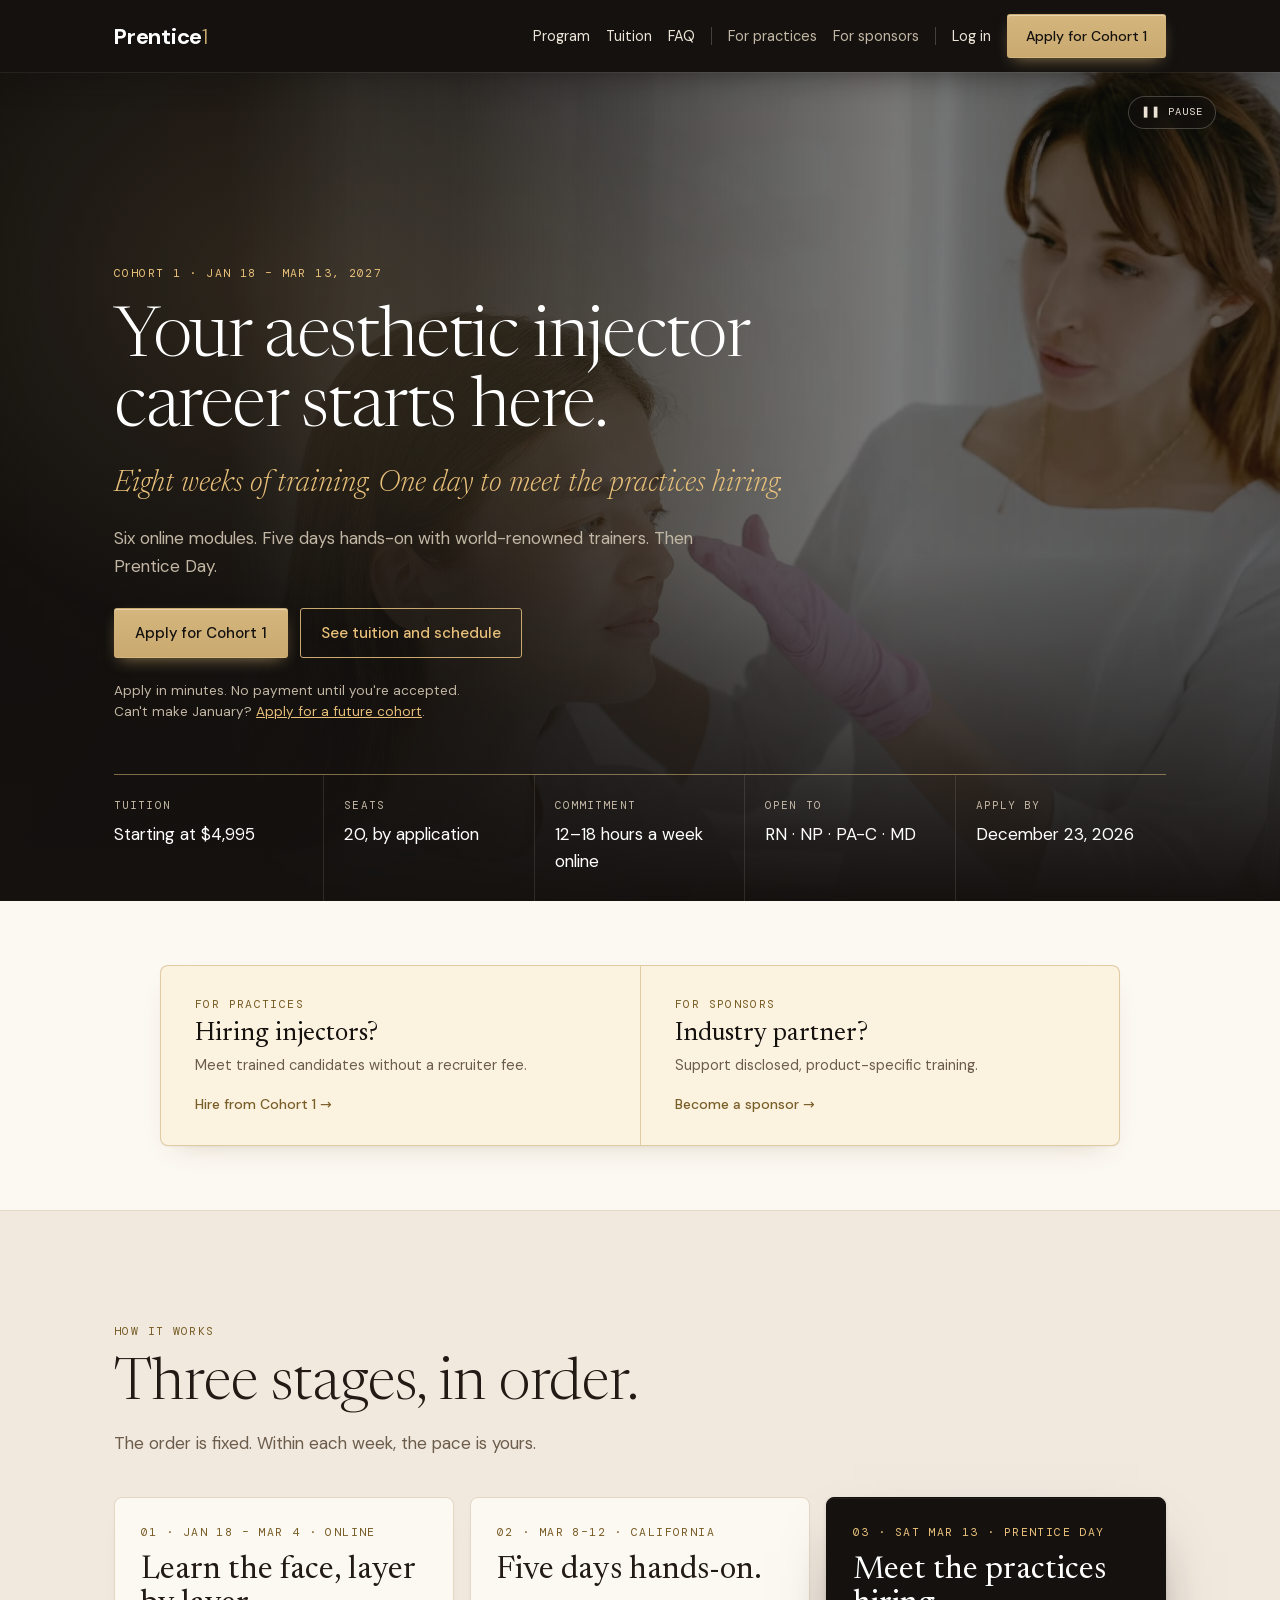
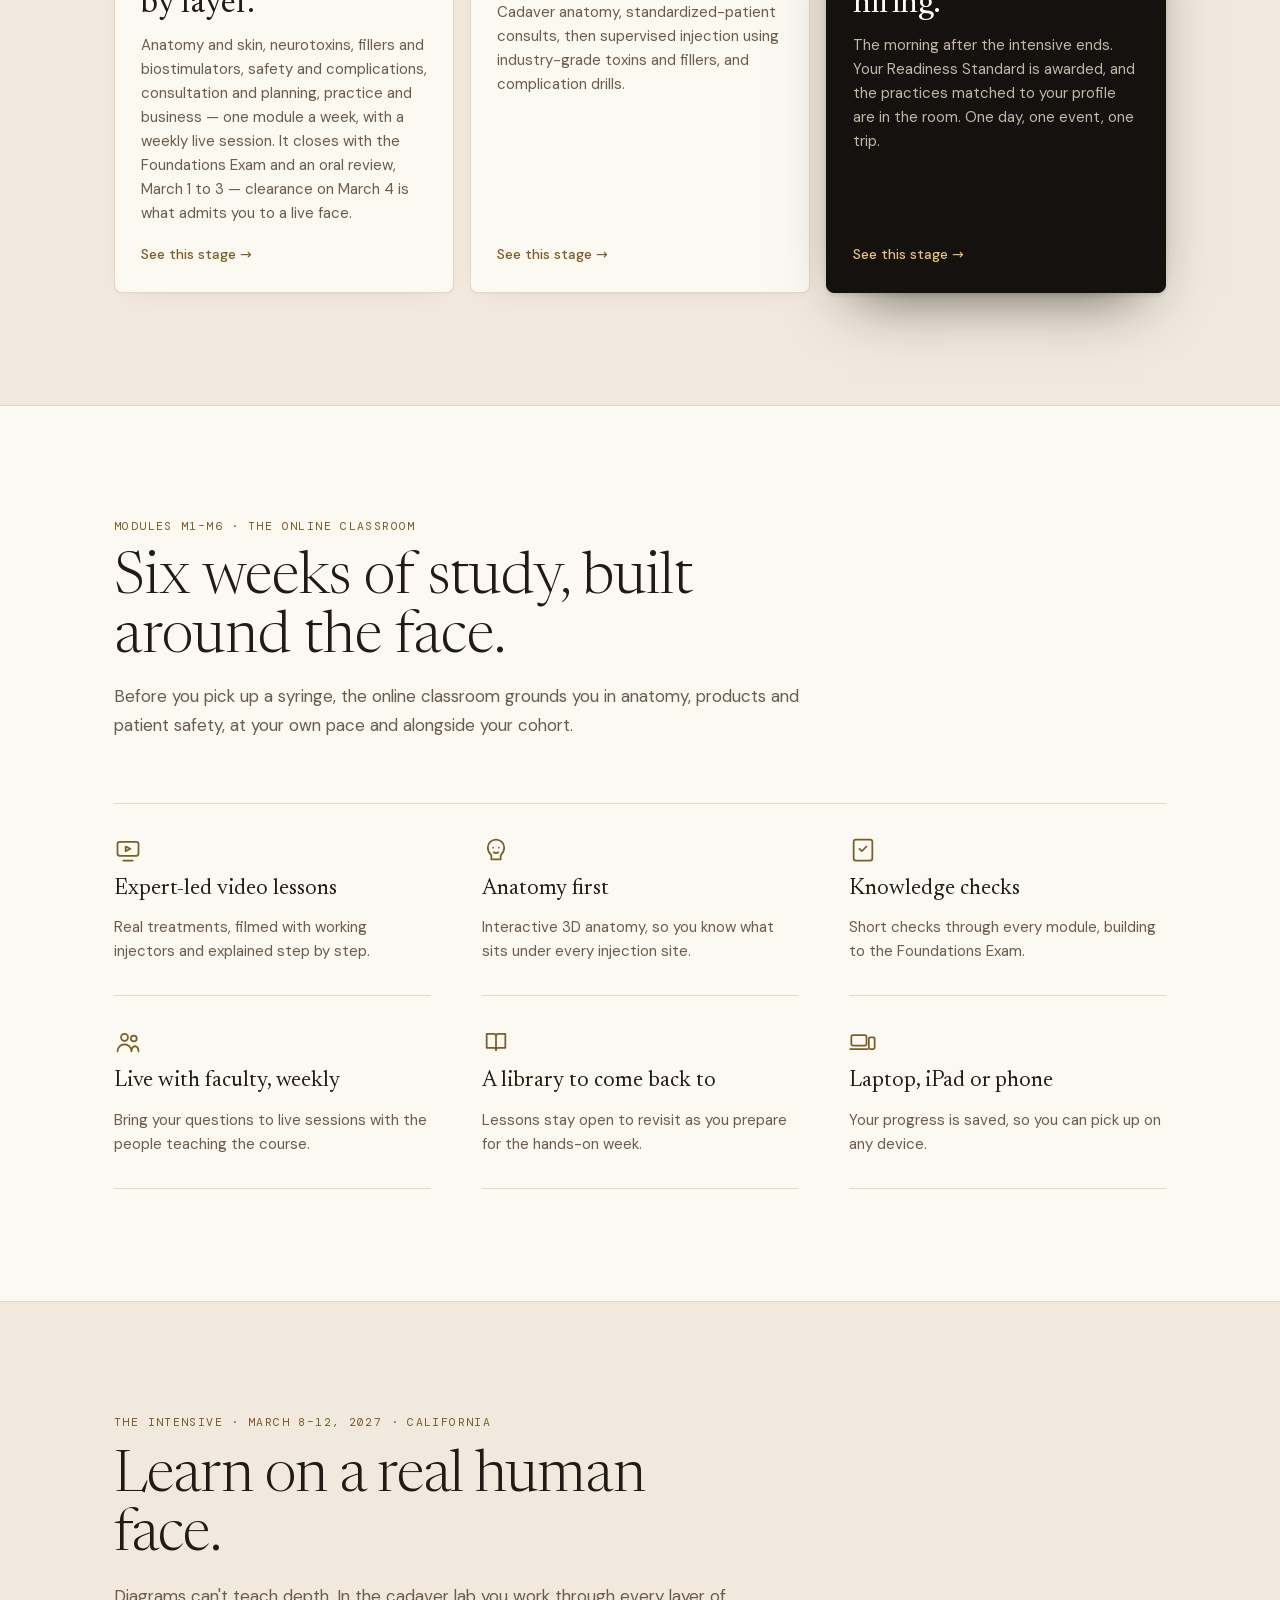
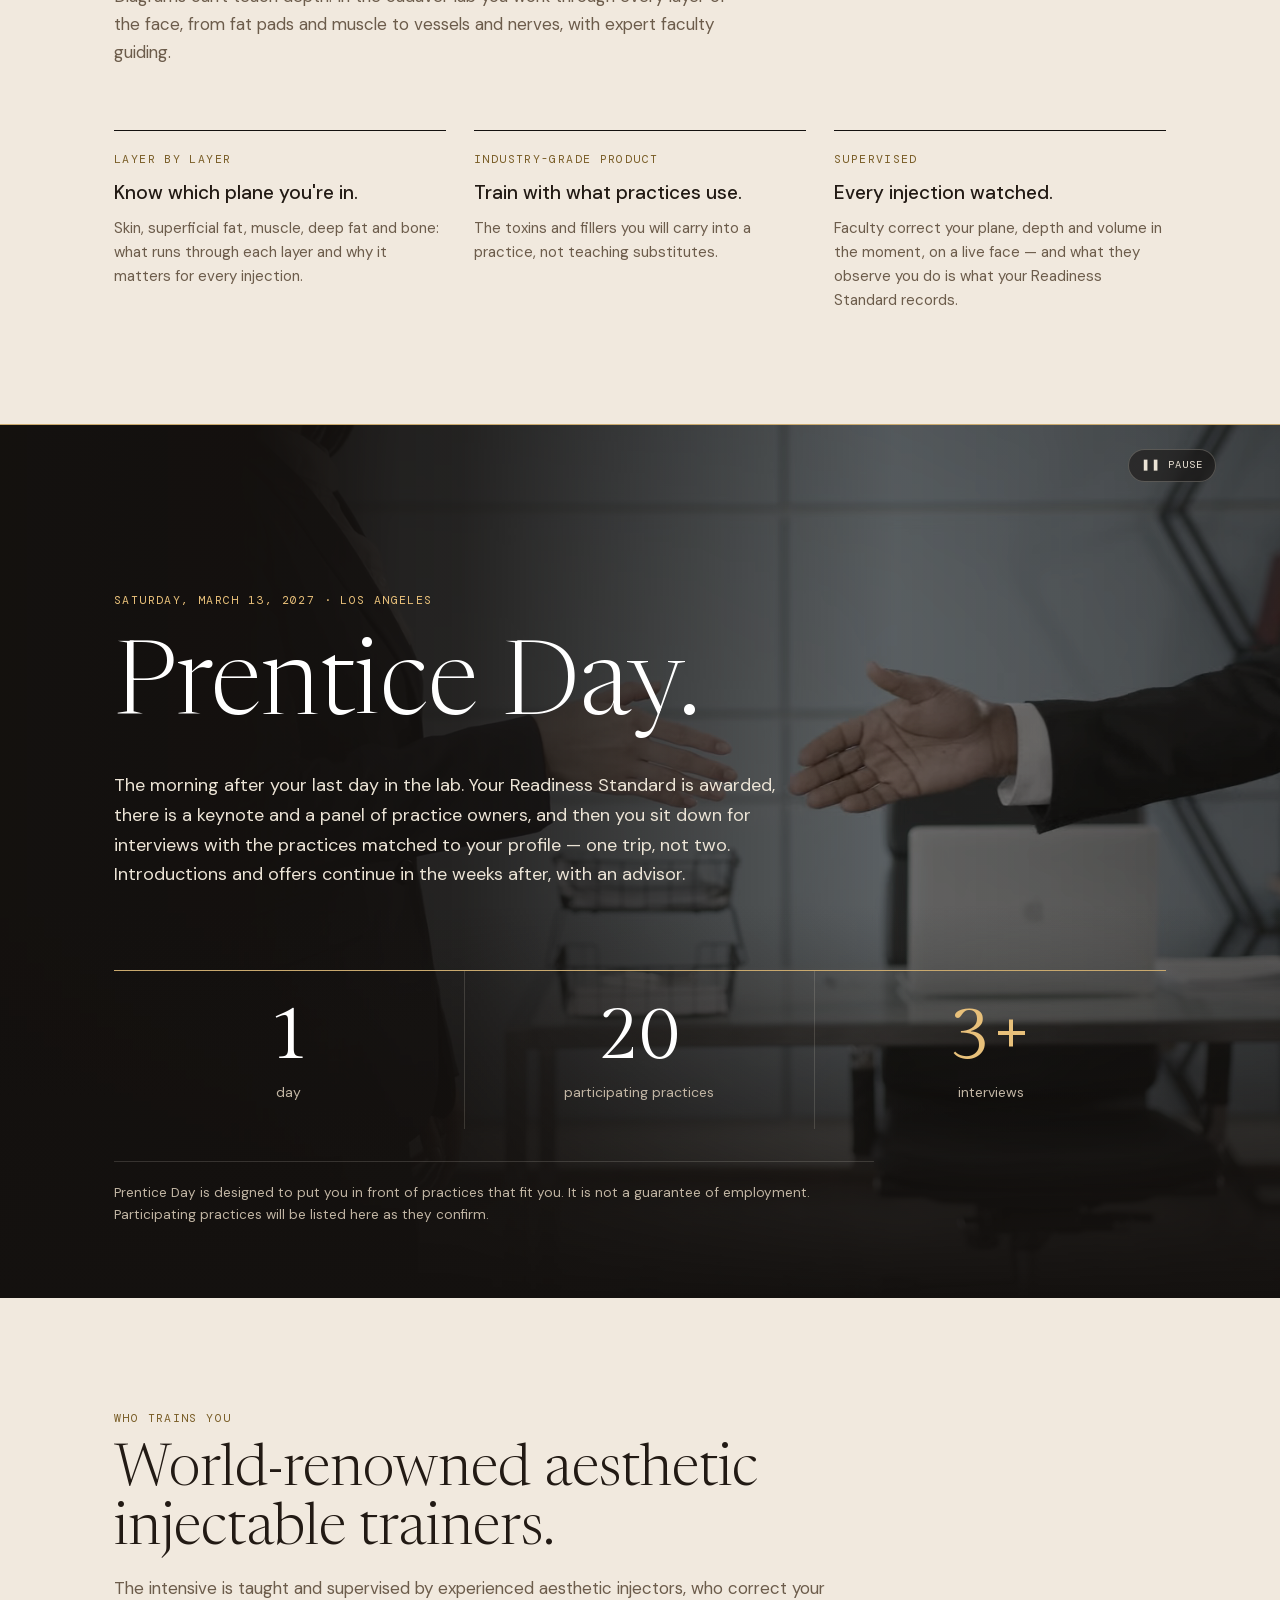
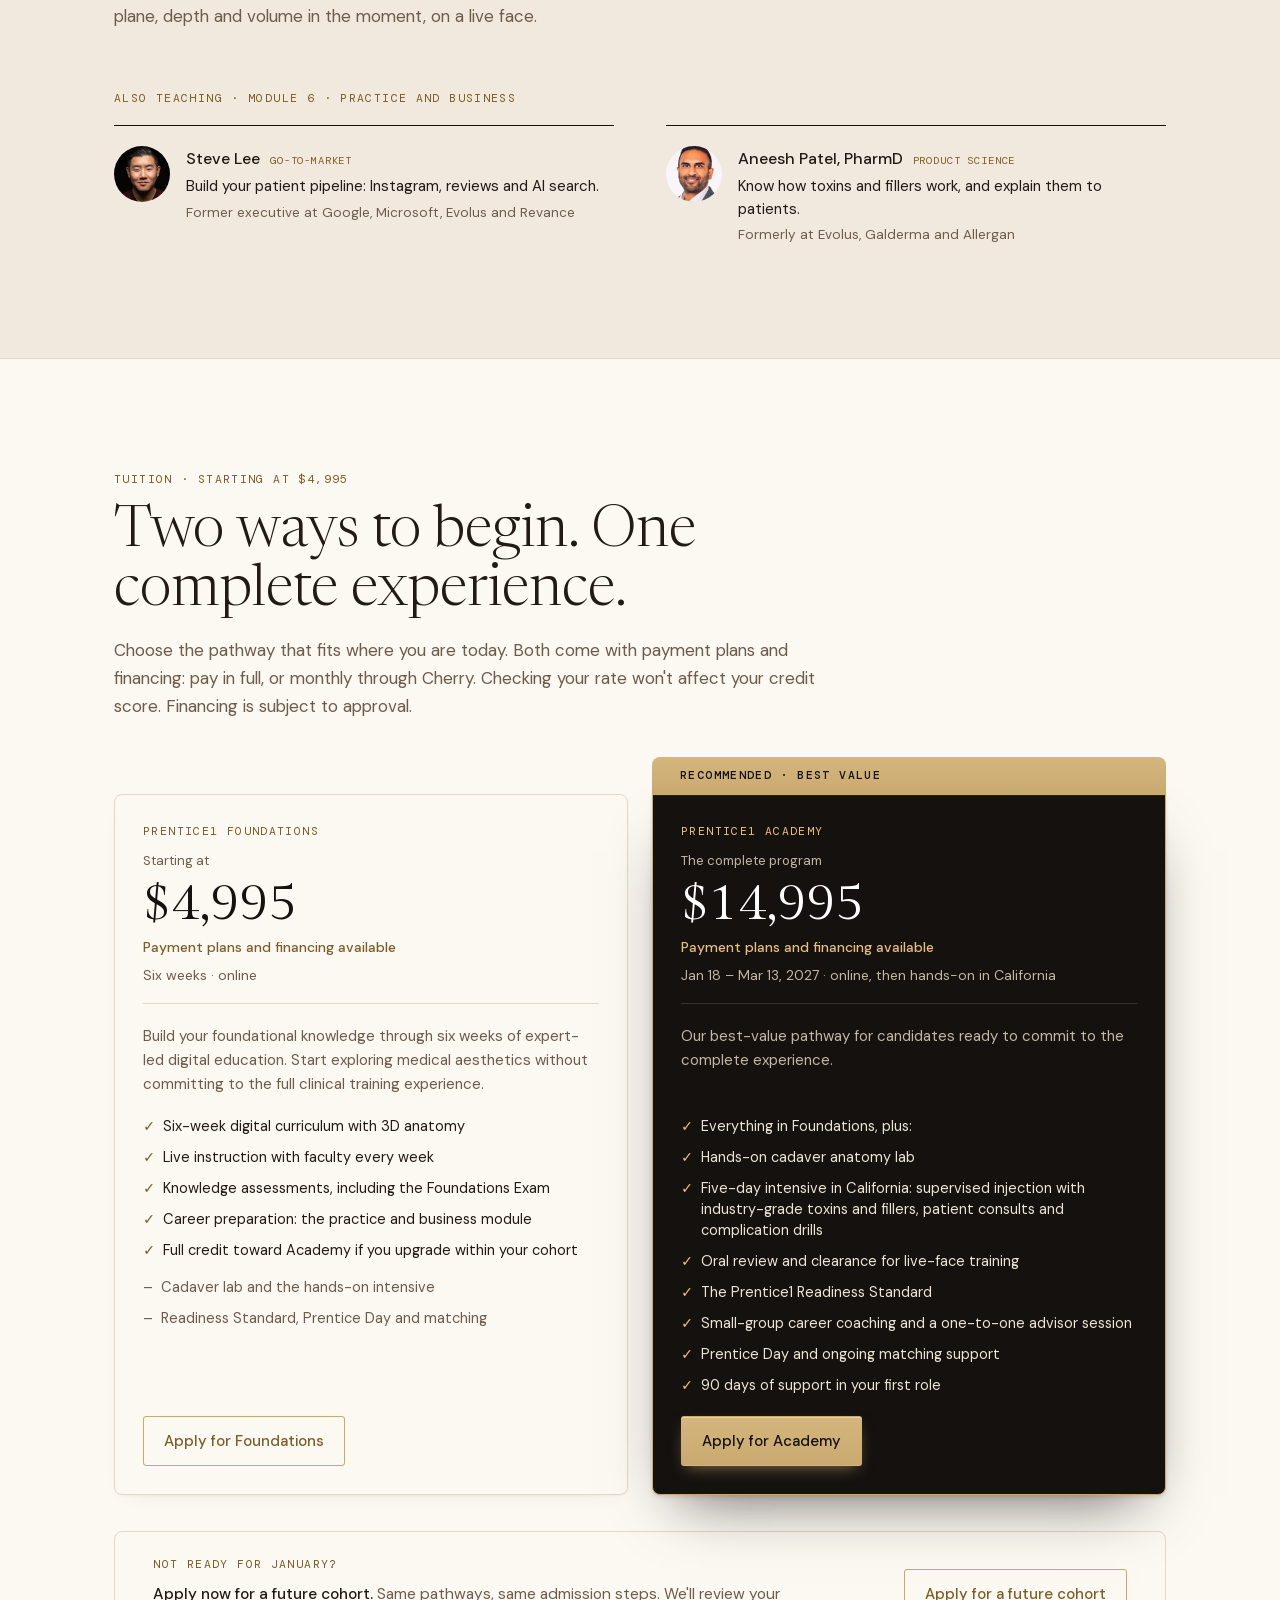
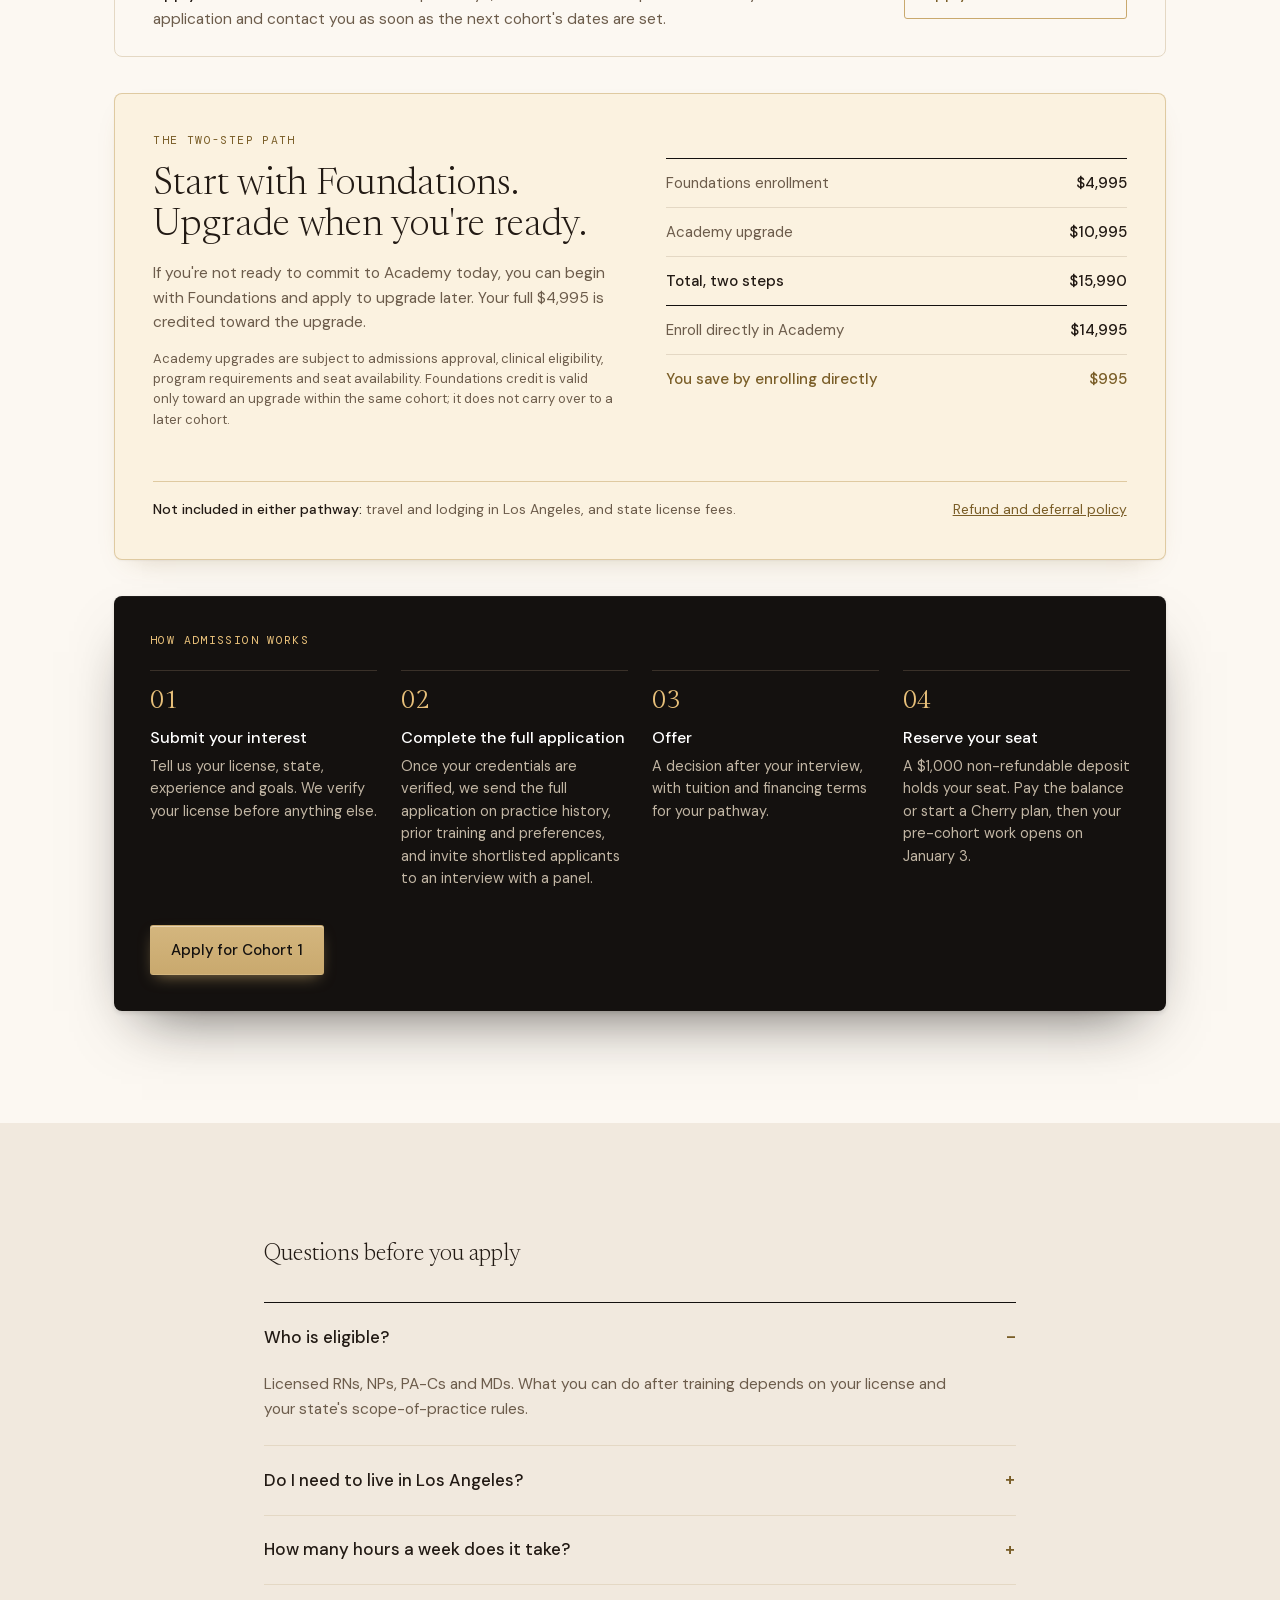
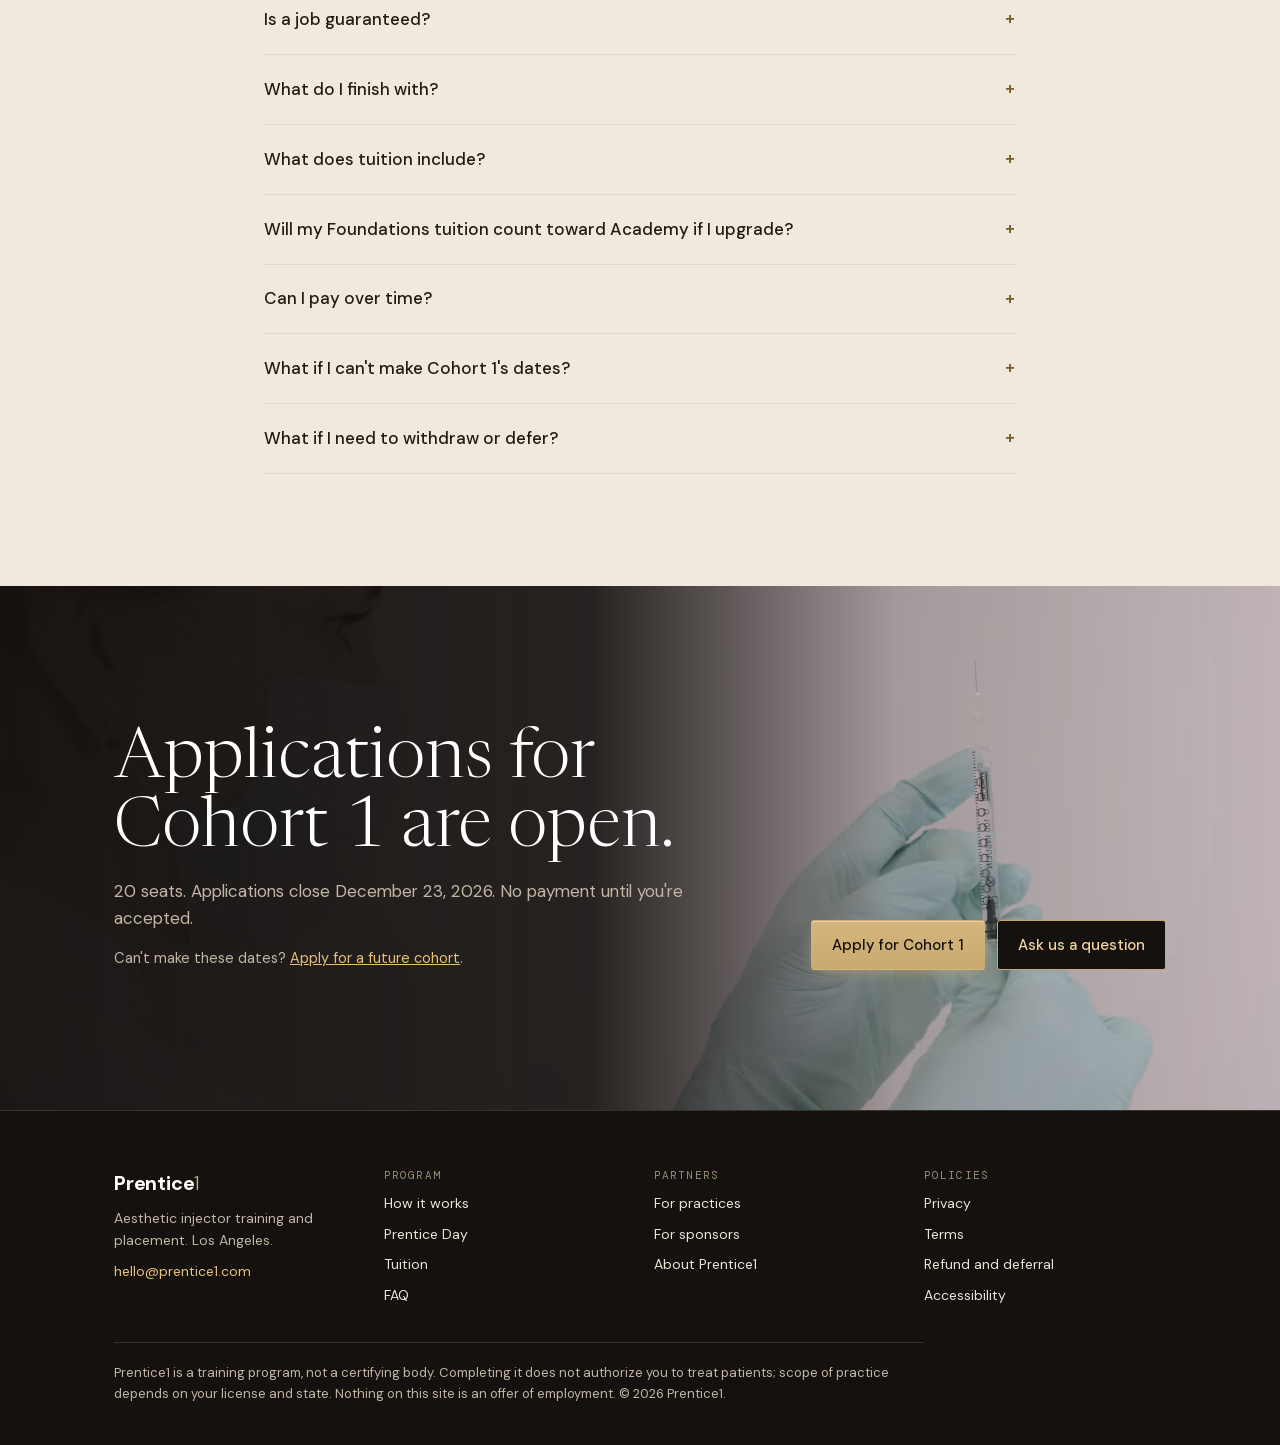
<file: index.html>
<!doctype html>
<html lang="en">
<head>
<meta charset="utf-8">
<meta name="viewport" content="width=device-width, initial-scale=1, viewport-fit=cover">
<meta name="theme-color" content="#14110F">

<title>Prentice1 · Aesthetic injector training and placement, Los Angeles</title>
<meta name="description" content="An aesthetic injector program in three stages: six online modules closing with a proctored exam and oral review, five days hands-on in California with world-renowned aesthetic injectable trainers, then Prentice Day with the practices hiring. Cohort 1 starts January 18, 2027.">
<link rel="canonical" href="https://prentice1.com/">

<meta property="og:type" content="website">
<meta property="og:url" content="https://prentice1.com/">
<meta property="og:site_name" content="Prentice1">
<meta property="og:title" content="Prentice1 · Aesthetic injector training and placement">
<meta property="og:description" content="Eight weeks of training. One day to meet the practices hiring. Cohort 1, January 18 – March 13, 2027.">
<meta property="og:image" content="https://prentice1.com/assets/og/home.jpg">
<meta property="og:image:width" content="1200">
<meta property="og:image:height" content="630">
<meta name="twitter:card" content="summary_large_image">
<meta name="twitter:title" content="Prentice1 · Aesthetic injector training and placement">
<meta name="twitter:description" content="Eight weeks of training. One day to meet the practices hiring. Cohort 1, January 18 – March 13, 2027.">
<meta name="twitter:image" content="https://prentice1.com/assets/og/home.jpg">

<link rel="icon" href="/favicon.ico" sizes="any">
<link rel="icon" href="/assets/og/icon.svg" type="image/svg+xml">
<link rel="apple-touch-icon" href="/apple-touch-icon.png">
<link rel="manifest" href="/site.webmanifest">

<link rel="preconnect" href="https://app.prentice1.com">
<link rel="preload" as="font" type="font/woff2" href="/assets/fonts/DMSans.woff2" crossorigin>
<link rel="preload" as="font" type="font/woff2" href="/assets/fonts/Newsreader.woff2" crossorigin>
<link rel="stylesheet" href="/assets/fonts/fonts.css">
<link rel="stylesheet" href="/assets/css/site.css">

<script type="application/ld+json">
{
  "@context": "https://schema.org",
  "@graph": [
    {
      "@type": "Organization",
      "@id": "https://prentice1.com/#org",
      "name": "Prentice1",
      "url": "https://prentice1.com/",
      "email": "hello@prentice1.com",
      "description": "An aesthetic injector training and placement program in Los Angeles.",
      "disambiguatingDescription": "Prentice1 is a training program, not a certifying body."
    },
    {
      "@type": "Course",
      "name": "Prentice1 Cohort 1",
      "description": "Six online modules, a Foundations Exam and oral review, a five-day intensive of supervised injection and cadaver lab in California, then Prentice Day with Southern California practices.",
      "provider": { "@id": "https://prentice1.com/#org" },
      "url": "https://prentice1.com/",
      "educationalCredentialAwarded": "The Prentice1 Readiness Standard, a practice-readiness signal. No certification or licensure is awarded. Scope of practice depends on your license and state.",
      "offers": [
        { "@type": "Offer", "name": "Prentice1 Foundations", "price": "4995", "priceCurrency": "USD", "category": "Tuition", "url": "https://prentice1.com/apply/" },
        { "@type": "Offer", "name": "Prentice1 Academy", "price": "14995", "priceCurrency": "USD", "category": "Tuition", "url": "https://prentice1.com/apply/" }
      ],
      "hasCourseInstance": {
        "@type": "CourseInstance",
        "courseMode": "blended",
        "startDate": "2027-01-18",
        "endDate": "2027-03-13",
        "location": { "@type": "Place", "address": { "@type": "PostalAddress", "addressLocality": "Los Angeles", "addressRegion": "CA", "addressCountry": "US" } }
      }
    },
    {
      "@type": "FAQPage",
      "mainEntity": [
        { "@type": "Question", "name": "Who is eligible?", "acceptedAnswer": { "@type": "Answer", "text": "Licensed RNs, NPs, PA-Cs and MDs. What you can do after training depends on your license and your state's scope-of-practice rules." } },
        { "@type": "Question", "name": "Do I need to live in Los Angeles?", "acceptedAnswer": { "@type": "Answer", "text": "No. The six modules are online. You need to be in California for the five-day intensive, March 8 to 12, and in Los Angeles for Prentice Day on March 13." } },
        { "@type": "Question", "name": "How many hours a week does it take?", "acceptedAnswer": { "@type": "Answer", "text": "Plan for 12 to 18 hours a week across the six online modules, in blocks you protect. A lesson counts when you are watching and answering, so background playback does not count." } },
        { "@type": "Question", "name": "Is a job guaranteed?", "acceptedAnswer": { "@type": "Answer", "text": "No. Prentice Day is designed to put you in front of practices matched to your profile, but Prentice1 does not guarantee employment and is not a certifying body." } },
        { "@type": "Question", "name": "What do I finish with?", "acceptedAnswer": { "@type": "Answer", "text": "The Prentice1 Readiness Standard: a record of what you were taught and what faculty observed you do, written to be read by a practice. It is a trust signal, not a certification and not a license." } },
        { "@type": "Question", "name": "What does tuition include?", "acceptedAnswer": { "@type": "Answer", "text": "Foundations ($4,995) is the six-week digital curriculum with 3D anatomy, live instruction every week, knowledge assessments including the Foundations Exam, and career preparation. Academy ($14,995) adds the cadaver lab, the five-day intensive in California with supervised injection on industry-grade product, the oral review and clearance, the Readiness Standard, small-group career coaching, Prentice Day, matching and 90 days of support in your first role. Travel, lodging and state license fees are not included in either." } },
        { "@type": "Question", "name": "Will my Foundations tuition count toward Academy if I upgrade?", "acceptedAnswer": { "@type": "Answer", "text": "Yes, if you upgrade within the same cohort. Your full $4,995 Foundations tuition is credited toward your Academy upgrade; the credit does not carry over to a later cohort. The upgrade fee is $10,995, bringing your total investment to $15,990. Candidates who enroll directly in Academy pay $14,995, saving $995 compared with the two-step pathway. Upgrades are subject to admissions approval, clinical eligibility, program requirements and seat availability." } },
        { "@type": "Question", "name": "What if I can't make Cohort 1's dates?", "acceptedAnswer": { "@type": "Answer", "text": "Apply anyway and choose a future cohort on the application. You go through the same admission steps, and we contact you as soon as the next cohort's dates are set. Nothing is charged until you accept an offer for a specific cohort." } },
        { "@type": "Question", "name": "Can I pay over time?", "acceptedAnswer": { "@type": "Answer", "text": "Yes, through Cherry. Checking your rate is a soft credit check and won't affect your credit score. Financing is subject to approval." } }
      ]
    }
  ]
}
</script>
</head>
<body>

<a class="skip" href="#main">Skip to content</a>
<div class="progress" aria-hidden="true"></div>

<header class="header">
  <div class="header__inner">
    <a class="wordmark" href="/">Prentice<span>1</span></a>
    <button class="menu-btn" data-menu-toggle aria-expanded="false" aria-controls="primary-nav">Menu</button>
    <nav class="nav" id="primary-nav" aria-label="Main">
      <a class="nav__link" href="#program">Program</a>
      <a class="nav__link" href="#tuition">Tuition</a>
      <a class="nav__link" href="#faq">FAQ</a>
      <span class="nav__divider" aria-hidden="true"></span>
      <a class="nav__link nav__link--dim" href="/practices/">For practices</a>
      <a class="nav__link nav__link--dim" href="/sponsors/">For sponsors</a>
      <!-- Hidden with the auth links it separates: exactly one of them is shown once the
           session answer arrives, but if the script never runs all three stay hidden, and
           an orphaned divider sitting against the CTA would be the only thing it marked. -->
      <span class="nav__divider" id="authDivider" aria-hidden="true" hidden></span>
      <!-- Which of these three shows is decided at load by asking the app whether this
           browser holds a session; see initAuthNav in site.js. All three start hidden so
           a visitor never sees the wrong one flash before the answer arrives. -->
      <a class="nav__link auth" id="authLogIn" href="https://app.prentice1.com/login" hidden>Log in</a>
      <a class="nav__link auth" id="authDashboard" href="https://app.prentice1.com/dashboard" hidden>Dashboard</a>
      <a class="nav__link nav__link--dim auth" id="authLogOut" href="https://app.prentice1.com/logout" hidden>Log out</a>
      <a class="btn btn--gold nav__cta" href="/apply/">Apply for Cohort 1</a>
    </nav>
  </div>
</header>

<main id="main">

  <!-- 1 · Hero ------------------------------------------------------------ -->
  <section class="hero" id="top">
    <div class="hero__media">
      <video class="hero__video" data-bgv autoplay muted loop playsinline preload="auto"
             poster="/assets/img/hero-injector-poster.jpg" aria-hidden="true">
        <source src="/assets/video/hero-injector.webm" type="video/webm">
        <source src="/assets/video/hero-injector.mp4" type="video/mp4">
      </video>
      <div class="hero__scrim" aria-hidden="true"></div>
      <div class="hero__fade" aria-hidden="true"></div>
      <button class="pause-pill" data-video-toggle type="button" aria-label="Pause background video">❚❚ PAUSE</button>
    </div>
    <div class="hero__glow" aria-hidden="true"></div>

    <div class="hero__inner hero__inner--fold">
      <div class="hero__col">
        <div class="hero__spacer" aria-hidden="true"></div>
        <div class="eyebrow eyebrow--on-dark">COHORT 1 · JAN 18 – MAR 13, 2027</div>
        <h1 class="hero__h1">Your aesthetic injector career starts here.</h1>
        <p class="hero__sub">Eight weeks of training. One day to meet the practices hiring.</p>
        <p class="hero__lede">Six online modules. Five days hands-on with world-renowned trainers. Then Prentice Day.</p>
        <div class="hero__actions">
          <a class="btn btn--gold" href="/apply/">Apply for Cohort 1</a>
          <a class="btn btn--outline" href="#tuition">See tuition and schedule</a>
        </div>
        <p class="hero__micro">Apply in minutes. No payment until you're accepted.<br>Can't make January? <a href="/apply/?cohort=future">Apply for a future cohort</a>.</p>
      </div>
    </div>

    <div class="factbar-wrap">
      <dl class="factbar">
        <div class="factbar__item"><dt>TUITION</dt><dd>Starting at $4,995</dd></div>
        <div class="factbar__item"><dt>SEATS</dt><dd>20, by application</dd></div>
        <div class="factbar__item"><dt>COMMITMENT</dt><dd>12–18 hours a week online</dd></div>
        <div class="factbar__item"><dt>OPEN TO</dt><dd>RN · NP · PA-C · MD</dd></div>
        <div class="factbar__item"><dt>APPLY BY</dt><dd>December 23, 2026</dd></div>
      </dl>
    </div>
  </section>

  <!-- 2 · Audience tile ---------------------------------------------------- -->
  <section class="audience" aria-label="For practices and sponsors">
    <div class="audience__tile">
      <a class="audience__half" href="/practices/">
        <span class="eyebrow">FOR PRACTICES</span>
        <span class="audience__t">Hiring injectors?</span>
        <span class="audience__b">Meet trained candidates without a recruiter fee.</span>
        <span class="audience__go">Hire from Cohort 1 →</span>
      </a>
      <a class="audience__half audience__half--right" href="/sponsors/">
        <span class="eyebrow">FOR SPONSORS</span>
        <span class="audience__t">Industry partner?</span>
        <span class="audience__b">Support disclosed, product-specific training.</span>
        <span class="audience__go">Become a sponsor →</span>
      </a>
    </div>
  </section>

  <!-- 3 · How it works ----------------------------------------------------- -->
  <section class="section" id="program">
    <div class="wrap stack-40">
      <div class="sec-head rv">
        <div class="eyebrow">HOW IT WORKS</div>
        <h2>Three stages, in order.</h2>
        <p class="lede">The order is fixed. Within each week, the pace is yours.</p>
      </div>
      <div class="phase-grid">
        <a class="phase-card rv" href="#online">
          <div class="eyebrow">01 · JAN 18 – MAR 4 · ONLINE</div>
          <h3>Learn the face, layer by layer.</h3>
          <p>Anatomy and skin, neurotoxins, fillers and biostimulators, safety and complications, consultation and planning, practice and business — one module a week, with a weekly live session. It closes with the Foundations Exam and an oral review, March 1 to 3 — clearance on March 4 is what admits you to a live face.</p>
          <span class="go">See this stage →</span>
        </a>
        <a class="phase-card rv" href="#live-week">
          <div class="eyebrow">02 · MAR 8–12 · CALIFORNIA</div>
          <h3>Five days hands-on.</h3>
          <p>Cadaver anatomy, standardized-patient consults, then supervised injection using industry-grade toxins and fillers, and complication drills.</p>
          <span class="go">See this stage →</span>
        </a>
        <a class="phase-card phase-card--dark rv" href="#placement">
          <div class="eyebrow eyebrow--on-dark">03 · SAT MAR 13 · PRENTICE DAY</div>
          <h3>Meet the practices hiring.</h3>
          <p>The morning after the intensive ends. Your Readiness Standard is awarded, and the practices matched to your profile are in the room. One day, one event, one trip.</p>
          <span class="go">See this stage →</span>
        </a>
      </div>
    </div>
  </section>

  <!-- 4 · The online classroom ---------------------------------------------
       Deliberately general until the platform is finalised (owner, 1 Nov 2026):
       no captures of the platform and none of its distinguishing features,
       only what any applicant can expect. Six plain items, no script. -->
  <section class="section section--cream section--ruled" id="online">
    <div class="wrap stack-56">
      <div class="sec-head rv">
        <div class="eyebrow">MODULES M1–M6 · THE ONLINE CLASSROOM</div>
        <h2>Six weeks of study, built around the face.</h2>
        <p class="lede">Before you pick up a syringe, the online classroom grounds you in anatomy, products and patient safety, at your own pace and alongside your cohort.</p>
      </div>
      <ul class="classroom rv" aria-label="What the online classroom includes">
          <li class="classroom__item">
            <svg class="classroom__icon" width="28" height="28" viewBox="0 0 24 24" fill="none" stroke="currentColor" stroke-width="1.5" stroke-linecap="round" stroke-linejoin="round" aria-hidden="true"><rect x="3" y="5" width="18" height="12" rx="2"/><path d="M10 9l4 2-4 2z"/><path d="M8 21h8"/></svg>
            <h3 class="classroom__t">Expert-led video lessons</h3>
            <p class="classroom__b">Real treatments, filmed with working injectors and explained step by step.</p>
          </li>
          <li class="classroom__item">
            <svg class="classroom__icon" width="28" height="28" viewBox="0 0 24 24" fill="none" stroke="currentColor" stroke-width="1.5" stroke-linecap="round" stroke-linejoin="round" aria-hidden="true"><path d="M12 3c-4 0-7 3-7 7 0 3 1.5 5 3 6.5V20h8v-3.5c1.5-1.5 3-3.5 3-6.5 0-4-3-7-7-7z"/><path d="M9.5 10h.01M14.5 10h.01M10 14c1.2.8 2.8.8 4 0"/></svg>
            <h3 class="classroom__t">Anatomy first</h3>
            <p class="classroom__b">Interactive 3D anatomy, so you know what sits under every injection site.</p>
          </li>
          <li class="classroom__item">
            <svg class="classroom__icon" width="28" height="28" viewBox="0 0 24 24" fill="none" stroke="currentColor" stroke-width="1.5" stroke-linecap="round" stroke-linejoin="round" aria-hidden="true"><path d="M9 11l2 2 4-4"/><rect x="4" y="3" width="16" height="18" rx="2"/></svg>
            <h3 class="classroom__t">Knowledge checks</h3>
            <p class="classroom__b">Short checks through every module, building to the Foundations Exam.</p>
          </li>
          <li class="classroom__item">
            <svg class="classroom__icon" width="28" height="28" viewBox="0 0 24 24" fill="none" stroke="currentColor" stroke-width="1.5" stroke-linecap="round" stroke-linejoin="round" aria-hidden="true"><circle cx="9" cy="8" r="3"/><circle cx="17" cy="9" r="2.5"/><path d="M3 20c0-3.3 2.7-6 6-6s6 2.7 6 6M15 20c0-2 1-4 3-4.5 1.8.4 3 2 3 4.5"/></svg>
            <h3 class="classroom__t">Live with faculty, weekly</h3>
            <p class="classroom__b">Bring your questions to live sessions with the people teaching the course.</p>
          </li>
          <li class="classroom__item">
            <svg class="classroom__icon" width="28" height="28" viewBox="0 0 24 24" fill="none" stroke="currentColor" stroke-width="1.5" stroke-linecap="round" stroke-linejoin="round" aria-hidden="true"><path d="M4 5h6a2 2 0 012 2v12a2 2 0 00-2-2H4zM20 5h-6a2 2 0 00-2 2v12a2 2 0 012-2h6z"/></svg>
            <h3 class="classroom__t">A library to come back to</h3>
            <p class="classroom__b">Lessons stay open to revisit as you prepare for the hands-on week.</p>
          </li>
          <li class="classroom__item">
            <svg class="classroom__icon" width="28" height="28" viewBox="0 0 24 24" fill="none" stroke="currentColor" stroke-width="1.5" stroke-linecap="round" stroke-linejoin="round" aria-hidden="true"><rect x="2" y="6" width="13" height="9" rx="1.5"/><rect x="17" y="8" width="5" height="10" rx="1.2"/><path d="M1 18h15"/></svg>
            <h3 class="classroom__t">Laptop, iPad or phone</h3>
            <p class="classroom__b">Your progress is saved, so you can pick up on any device.</p>
          </li>
      </ul>
    </div>
  </section>

  <!-- 5 · The intensive ----------------------------------------------------- -->
  <section class="section section--page" id="live-week">
    <div class="wrap stack-56">
      <div class="sec-head sec-head--narrow rv">
        <div class="eyebrow">THE INTENSIVE · MARCH 8–12, 2027 · CALIFORNIA</div>
        <h2 class="h2--big">Learn on a real human face.</h2>
        <p class="lede">Diagrams can't teach depth. In the cadaver lab you work through every layer of the face, from fat pads and muscle to vessels and nerves, with expert faculty guiding.</p>
      </div>
      <div class="feature-grid">
        <div class="feature rv">
          <div class="eyebrow">LAYER BY LAYER</div>
          <h3>Know which plane you're in.</h3>
          <p>Skin, superficial fat, muscle, deep fat and bone: what runs through each layer and why it matters for every injection.</p>
        </div>
        <div class="feature rv">
          <div class="eyebrow">INDUSTRY-GRADE PRODUCT</div>
          <h3>Train with what practices use.</h3>
          <p>The toxins and fillers you will carry into a practice, not teaching substitutes.</p>
        </div>
        <div class="feature rv">
          <div class="eyebrow">SUPERVISED</div>
          <h3>Every injection watched.</h3>
          <p>Faculty correct your plane, depth and volume in the moment, on a live face — and what they observe you do is what your Readiness Standard records.</p>
        </div>
      </div>
    </div>
  </section>

  <!-- 6 · Prentice Day ----------------------------------------------------- -->
  <section class="pday" id="placement">
    <div class="pday__media">
      <video class="pday__video" data-bgv autoplay muted loop playsinline preload="metadata"
             poster="/assets/img/handshake-poster.jpg" aria-hidden="true">
        <source src="/assets/video/handshake.webm" type="video/webm">
        <source src="/assets/video/handshake.mp4" type="video/mp4">
      </video>
      <div class="pday__scrim" aria-hidden="true"></div>
      <div class="pday__fade" aria-hidden="true"></div>
      <button class="pause-pill" data-video-toggle type="button" aria-label="Pause background video">❚❚ PAUSE</button>
    </div>
    <div class="pday__inner">
      <div class="eyebrow eyebrow--on-dark">SATURDAY, MARCH 13, 2027 · LOS ANGELES</div>
      <h2 class="pday__h2">Prentice Day.</h2>
      <p class="pday__lede">The morning after your last day in the lab. Your Readiness Standard is awarded, there is a keynote and a panel of practice owners, and then you sit down for interviews with the practices matched to your profile — one trip, not two. Introductions and offers continue in the weeks after, with an advisor.</p>
      <div class="statrow rv">
        <div class="stat"><b data-count="1">1</b><span>day</span></div>
        <div class="stat"><b data-count="20">20</b><span>participating practices</span></div>
        <div class="stat"><b class="stat--gold" data-count="3+">3+</b><span>interviews</span></div>
      </div>
      <p class="pday__disclaimer">Prentice Day is designed to put you in front of practices that fit you. It is not a guarantee of employment. Participating practices will be listed here as they confirm.</p>
    </div>
  </section>

  <!-- 7 · Who trains you --------------------------------------------------- -->
  <section class="section">
    <div class="wrap stack-36">
      <!-- The named lead trainer, the faculty photo and the faculty carousel were removed
           (owner, 2026-10-30); trainers are described, not named. -->
      <div class="sec-head rv">
        <div class="eyebrow">WHO TRAINS YOU</div>
        <h2>World-renowned aesthetic injectable trainers.</h2>
        <p class="lede">The intensive is taught and supervised by experienced aesthetic injectors, who correct your plane, depth and volume in the moment, on a live face.</p>
      </div>

      <div class="also">
        <div class="eyebrow">ALSO TEACHING · MODULE 6 · PRACTICE AND BUSINESS</div>
        <div class="also__grid">
          <div class="teacher rv">
            <img src="/assets/img/steve.jpg" width="400" height="400" loading="lazy" decoding="async" alt="Steve Lee">
            <div class="teacher__body">
              <div class="teacher__head"><span class="teacher__name">Steve Lee</span><span class="teacher__tag">GO-TO-MARKET</span></div>
              <span class="teacher__title">Build your patient pipeline: Instagram, reviews and AI search.</span>
              <span class="teacher__bg">Former executive at Google, Microsoft, Evolus and Revance</span>
            </div>
          </div>
          <div class="teacher rv">
            <img src="/assets/img/aneesh.jpg" width="400" height="400" loading="lazy" decoding="async" alt="Aneesh Patel, PharmD">
            <div class="teacher__body">
              <div class="teacher__head"><span class="teacher__name">Aneesh Patel, PharmD</span><span class="teacher__tag">PRODUCT SCIENCE</span></div>
              <span class="teacher__title">Know how toxins and fillers work, and explain them to patients.</span>
              <span class="teacher__bg">Formerly at Evolus, Galderma and Allergan</span>
            </div>
          </div>
        </div>
      </div>
    </div>
  </section>

  <!-- 8 · Tuition and admissions ------------------------------------------- -->
  <!-- Two pathways (pricing update, 2026-10-28). Foundations comes first in the
       source so the first price a visitor meets is the $4,995 entry point;
       Academy carries the recommendation because it is the complete program
       and the cheaper route to it. -->
  <section class="section section--cream section--top-rule" id="tuition">
    <div class="wrap stack-36">
      <div class="sec-head rv">
        <div class="eyebrow">TUITION · STARTING AT $4,995</div>
        <h2>Two ways to begin. One complete experience.</h2>
        <p class="lede">Choose the pathway that fits where you are today. Both come with payment plans and financing: pay in full, or monthly through Cherry. Checking your rate won't affect your credit score. Financing is subject to approval.</p>
      </div>

      <div class="tiers plans">
        <div class="tier plan rv">
          <div class="tier__head">
            <span class="eyebrow">PRENTICE1 FOUNDATIONS</span>
            <span class="plan__from">Starting at</span>
            <span class="tier__price">$4,995</span>
            <span class="plan__fin">Payment plans and financing available</span>
            <span class="tier__slots">Six weeks · online</span>
          </div>
          <p class="plan__desc">Build your foundational knowledge through six weeks of expert-led digital education. Start exploring medical aesthetics without committing to the full clinical training experience.</p>
          <!-- Gating rule (owner, 2026-10-28): Foundations keeps everything that
               teaches the knowledge; Academy adds what needs a body in the room,
               one-to-one faculty time or a capped seat. -->
          <div class="plan__lists">
          <ul class="ticks tier__list">
            <li><span class="tick">✓</span><span>Six-week digital curriculum with 3D anatomy</span></li>
            <li><span class="tick">✓</span><span>Live instruction with faculty every week</span></li>
            <li><span class="tick">✓</span><span>Knowledge assessments, including the Foundations Exam</span></li>
            <li><span class="tick">✓</span><span>Career preparation: the practice and business module</span></li>
            <li><span class="tick">✓</span><span>Full credit toward Academy if you upgrade within your cohort</span></li>
          </ul>
          <ul class="ticks ticks--muted tier__list">
            <li><span class="tick">–</span><span>Cadaver lab and the hands-on intensive</span></li>
            <li><span class="tick">–</span><span>Readiness Standard, Prentice Day and matching</span></li>
          </ul>
          </div>
          <a class="btn btn--outline-ink tier__cta" href="/apply/">Apply for Foundations</a>
        </div>

        <div class="tier tier--feature plan plan--rec rv">
          <div class="plan__flag">Recommended · Best value</div>
          <div class="tier__head">
            <span class="eyebrow eyebrow--on-dark">PRENTICE1 ACADEMY</span>
            <span class="plan__from">The complete program</span>
            <span class="tier__price">$14,995</span>
            <span class="plan__fin">Payment plans and financing available</span>
            <span class="tier__slots">Jan 18 – Mar 13, 2027 · online, then hands-on in California</span>
          </div>
          <p class="plan__desc">Our best-value pathway for candidates ready to commit to the complete experience.</p>
          <div class="plan__lists">
          <ul class="ticks tier__list">
            <li><span class="tick">✓</span><span>Everything in Foundations, plus:</span></li>
            <li><span class="tick">✓</span><span>Hands-on cadaver anatomy lab</span></li>
            <li><span class="tick">✓</span><span>Five-day intensive in California: supervised injection with industry-grade toxins and fillers, patient consults and complication drills</span></li>
            <li><span class="tick">✓</span><span>Oral review and clearance for live-face training</span></li>
            <li><span class="tick">✓</span><span>The Prentice1 Readiness Standard</span></li>
            <li><span class="tick">✓</span><span>Small-group career coaching and a one-to-one advisor session</span></li>
            <li><span class="tick">✓</span><span>Prentice Day and ongoing matching support</span></li>
            <li><span class="tick">✓</span><span>90 days of support in your first role</span></li>
          </ul>
          </div>
          <a class="btn btn--gold tier__cta" href="/apply/">Apply for Academy</a>
        </div>
      </div>

      <!-- Future cohorts (owner, 2026-10-29): applicants are not forced into
           Cohort 1. No dates or prices are published for later cohorts, so this
           promises only a conversation when they are set. -->
      <div class="later rv">
        <div class="later__copy">
          <div class="eyebrow">NOT READY FOR JANUARY?</div>
          <p><b>Apply now for a future cohort.</b> Same pathways, same admission steps. We'll review your application and contact you as soon as the next cohort's dates are set.</p>
        </div>
        <a class="btn btn--outline-ink" href="/apply/?cohort=future">Apply for a future cohort</a>
      </div>

      <div class="upgrade rv">
        <div class="upgrade__copy">
          <div class="eyebrow">THE TWO-STEP PATH</div>
          <h3>Start with Foundations. Upgrade when you're ready.</h3>
          <p>If you're not ready to commit to Academy today, you can begin with Foundations and apply to upgrade later. Your full $4,995 is credited toward the upgrade.</p>
          <!-- Credit is valid only within the learner's own cohort (owner, 2026-10-28). -->
          <p class="upgrade__fine">Academy upgrades are subject to admissions approval, clinical eligibility, program requirements and seat availability. Foundations credit is valid only toward an upgrade within the same cohort; it does not carry over to a later cohort.</p>
        </div>
        <dl class="ledger">
          <div><dt>Foundations enrollment</dt><dd>$4,995</dd></div>
          <div><dt>Academy upgrade</dt><dd>$10,995</dd></div>
          <div class="ledger__total"><dt>Total, two steps</dt><dd>$15,990</dd></div>
          <div><dt>Enroll directly in Academy</dt><dd>$14,995</dd></div>
          <div class="ledger__save"><dt>You save by enrolling directly</dt><dd>$995</dd></div>
        </dl>
        <div class="upgrade__foot">
          <p><b>Not included in either pathway:</b> travel and lodging in Los Angeles, and state license fees.</p>
          <a href="/refund/">Refund and deferral policy</a>
        </div>
      </div>

      <div class="panel-dark panel-dark--wide rv" id="apply">
        <div class="eyebrow eyebrow--on-dark">HOW ADMISSION WORKS</div>
        <ol class="steps">
          <li><span class="steps__n">01</span><span class="steps__b"><span class="steps__t">Submit your interest</span><span class="steps__d">Tell us your license, state, experience and goals. We verify your license before anything else.</span></span></li>
          <li><span class="steps__n">02</span><span class="steps__b"><span class="steps__t">Complete the full application</span><span class="steps__d">Once your credentials are verified, we send the full application on practice history, prior training and preferences, and invite shortlisted applicants to an interview with a panel.</span></span></li>
          <li><span class="steps__n">03</span><span class="steps__b"><span class="steps__t">Offer</span><span class="steps__d">A decision after your interview, with tuition and financing terms for your pathway.</span></span></li>
          <li><span class="steps__n">04</span><span class="steps__b"><span class="steps__t">Reserve your seat</span><span class="steps__d">A $1,000 non-refundable deposit holds your seat. Pay the balance or start a Cherry plan, then your pre-cohort work opens on January 3.</span></span></li>
        </ol>
        <a class="btn btn--gold panel-dark__cta" href="/apply/">Apply for Cohort 1</a>
      </div>
    </div>
  </section>

  <!-- 9 · FAQ --------------------------------------------------------------- -->
  <section class="section" id="faq">
    <div class="faq-wrap">
      <h2>Questions before you apply</h2>
      <div class="faq" data-faq>
        <div class="faq__item">
          <button class="faq__q" data-faq-q type="button" aria-expanded="true" aria-controls="faq-a1" id="faq-q1">
            <span>Who is eligible?</span><span class="faq__sign" aria-hidden="true"></span>
          </button>
          <div class="faq__a" id="faq-a1" role="region" aria-labelledby="faq-q1">
            <p>Licensed RNs, NPs, PA-Cs and MDs. What you can do after training depends on your license and your state's scope-of-practice rules.</p>
          </div>
        </div>
        <div class="faq__item">
          <button class="faq__q" data-faq-q type="button" aria-expanded="false" aria-controls="faq-a2" id="faq-q2">
            <span>Do I need to live in Los Angeles?</span><span class="faq__sign" aria-hidden="true"></span>
          </button>
          <div class="faq__a" id="faq-a2" role="region" aria-labelledby="faq-q2" hidden>
            <p>No. The six modules are online. You need to be in California for the five-day intensive, March 8 to 12, and in Los Angeles for Prentice Day on March 13.</p>
          </div>
        </div>
        <div class="faq__item">
          <button class="faq__q" data-faq-q type="button" aria-expanded="false" aria-controls="faq-a7" id="faq-q7">
            <span>How many hours a week does it take?</span><span class="faq__sign" aria-hidden="true"></span>
          </button>
          <div class="faq__a" id="faq-a7" role="region" aria-labelledby="faq-q7" hidden>
            <p>Plan for 12 to 18 hours a week across the six online modules, in blocks you protect. A lesson counts when you are watching and answering, so background playback does not count.</p>
          </div>
        </div>
        <div class="faq__item">
          <button class="faq__q" data-faq-q type="button" aria-expanded="false" aria-controls="faq-a3" id="faq-q3">
            <span>Is a job guaranteed?</span><span class="faq__sign" aria-hidden="true"></span>
          </button>
          <div class="faq__a" id="faq-a3" role="region" aria-labelledby="faq-q3" hidden>
            <p>No. Prentice Day is designed to put you in front of practices matched to your profile, but Prentice1 does not guarantee employment and is not a certifying body.</p>
          </div>
        </div>
        <div class="faq__item">
          <button class="faq__q" data-faq-q type="button" aria-expanded="false" aria-controls="faq-a8" id="faq-q8">
            <span>What do I finish with?</span><span class="faq__sign" aria-hidden="true"></span>
          </button>
          <div class="faq__a" id="faq-a8" role="region" aria-labelledby="faq-q8" hidden>
            <p>The Prentice1 Readiness Standard: a record of what you were taught and what faculty observed you do, written to be read by a practice. It is a trust signal, not a certification and not a license — what you may treat still depends on your license and your state.</p>
          </div>
        </div>
        <div class="faq__item">
          <button class="faq__q" data-faq-q type="button" aria-expanded="false" aria-controls="faq-a4" id="faq-q4">
            <span>What does tuition include?</span><span class="faq__sign" aria-hidden="true"></span>
          </button>
          <div class="faq__a" id="faq-a4" role="region" aria-labelledby="faq-q4" hidden>
            <p>Foundations ($4,995) is the six-week digital curriculum with 3D anatomy, live instruction every week, knowledge assessments including the Foundations Exam, and career preparation. Academy ($14,995) adds the cadaver lab, the five-day intensive in California with supervised injection on industry-grade product, the oral review and clearance, the Readiness Standard, small-group career coaching, Prentice Day, matching and 90 days of support in your first role. Travel, lodging and state license fees are not included in either.</p>
          </div>
        </div>
        <div class="faq__item">
          <button class="faq__q" data-faq-q type="button" aria-expanded="false" aria-controls="faq-a9" id="faq-q9">
            <span>Will my Foundations tuition count toward Academy if I upgrade?</span><span class="faq__sign" aria-hidden="true"></span>
          </button>
          <div class="faq__a" id="faq-a9" role="region" aria-labelledby="faq-q9" hidden>
            <p>Yes, if you upgrade within the same cohort. Your full $4,995 Foundations tuition is credited toward your Academy upgrade; the credit does not carry over to a later cohort. The upgrade fee is $10,995, bringing your total investment to $15,990. Candidates who enroll directly in Academy pay $14,995, saving $995 compared with the two-step pathway — the pricing rewards early commitment while keeping the flexibility to begin with Foundations. Upgrades are subject to admissions approval, clinical eligibility, program requirements and seat availability.</p>
          </div>
        </div>
        <div class="faq__item">
          <button class="faq__q" data-faq-q type="button" aria-expanded="false" aria-controls="faq-a5" id="faq-q5">
            <span>Can I pay over time?</span><span class="faq__sign" aria-hidden="true"></span>
          </button>
          <div class="faq__a" id="faq-a5" role="region" aria-labelledby="faq-q5" hidden>
            <p>Yes, through Cherry. Checking your rate is a soft credit check and won't affect your credit score. Financing is subject to approval.</p>
          </div>
        </div>
        <div class="faq__item">
          <button class="faq__q" data-faq-q type="button" aria-expanded="false" aria-controls="faq-a10" id="faq-q10">
            <span>What if I can't make Cohort 1's dates?</span><span class="faq__sign" aria-hidden="true"></span>
          </button>
          <div class="faq__a" id="faq-a10" role="region" aria-labelledby="faq-q10" hidden>
            <p>Apply anyway and choose a future cohort on the application. You go through the same admission steps, and we contact you as soon as the next cohort's dates are set. Nothing is charged until you accept an offer for a specific cohort. <a href="/apply/?cohort=future">Apply for a future cohort</a>.</p>
          </div>
        </div>
        <div class="faq__item">
          <button class="faq__q" data-faq-q type="button" aria-expanded="false" aria-controls="faq-a6" id="faq-q6">
            <span>What if I need to withdraw or defer?</span><span class="faq__sign" aria-hidden="true"></span>
          </button>
          <div class="faq__a" id="faq-a6" role="region" aria-labelledby="faq-q6" hidden>
            <p>The $1,000 deposit that holds your seat is non-refundable. The full refund and deferral terms for the rest of your tuition are being finalized and will be published here before applications close on December 23, 2026 — if you need them before you decide, email <a href="mailto:hello@prentice1.com">hello@prentice1.com</a> and we will send them to you directly.</p>
          </div>
        </div>
      </div>
    </div>
  </section>

  <!-- 10 · Final CTA -------------------------------------------------------- -->
  <section class="final">
    <div class="final__media">
      <video class="final__video" data-bgv autoplay muted loop playsinline preload="metadata"
             poster="/assets/img/syringe-profile-poster.jpg" aria-hidden="true">
        <source src="/assets/video/syringe-profile.webm" type="video/webm">
        <source src="/assets/video/syringe-profile.mp4" type="video/mp4">
      </video>
      <div class="final__scrim" aria-hidden="true"></div>
    </div>
    <div class="final__inner">
      <div class="final__col">
        <h2>Applications for Cohort 1 are open.</h2>
        <p>20 seats. Applications close December 23, 2026. No payment until you're accepted.</p>
        <p class="final__later">Can't make these dates? <a href="/apply/?cohort=future">Apply for a future cohort</a>.</p>
      </div>
      <div class="final__actions">
        <a class="btn btn--gold" href="/apply/">Apply for Cohort 1</a>
        <a class="btn btn--dark" href="mailto:hello@prentice1.com">Ask us a question</a>
      </div>
    </div>
  </section>

</main>

<footer class="footer">
  <div class="wrap">
    <div class="footer__cols">
      <div class="footer__brand">
        <span class="wordmark wordmark--sm">Prentice<span>1</span></span>
        <span>Aesthetic injector training and placement. Los Angeles.</span>
        <a href="mailto:hello@prentice1.com" class="footer__email">hello@prentice1.com</a>
      </div>
      <div class="footer__col">
        <span class="footer__lt">PROGRAM</span>
        <a href="#program">How it works</a>
        <a href="#placement">Prentice Day</a>
        <a href="#tuition">Tuition</a>
        <a href="#faq">FAQ</a>
      </div>
      <div class="footer__col">
        <span class="footer__lt">PARTNERS</span>
        <a href="/practices/">For practices</a>
        <a href="/sponsors/">For sponsors</a>
        <a href="/about/">About Prentice1</a>
      </div>
      <div class="footer__col">
        <span class="footer__lt">POLICIES</span>
        <a href="/privacy/">Privacy</a>
        <a href="/terms/">Terms</a>
        <a href="/refund/">Refund and deferral</a>
        <a href="/accessibility/">Accessibility</a>
      </div>
    </div>
    <p class="footer__legal">Prentice1 is a training program, not a certifying body. Completing it does not authorize you to treat patients; scope of practice depends on your license and state. Nothing on this site is an offer of employment. © 2026 Prentice1.</p>
  </div>
</footer>

<script src="/assets/js/site.js" defer></script>
</body>
</html>
</file>
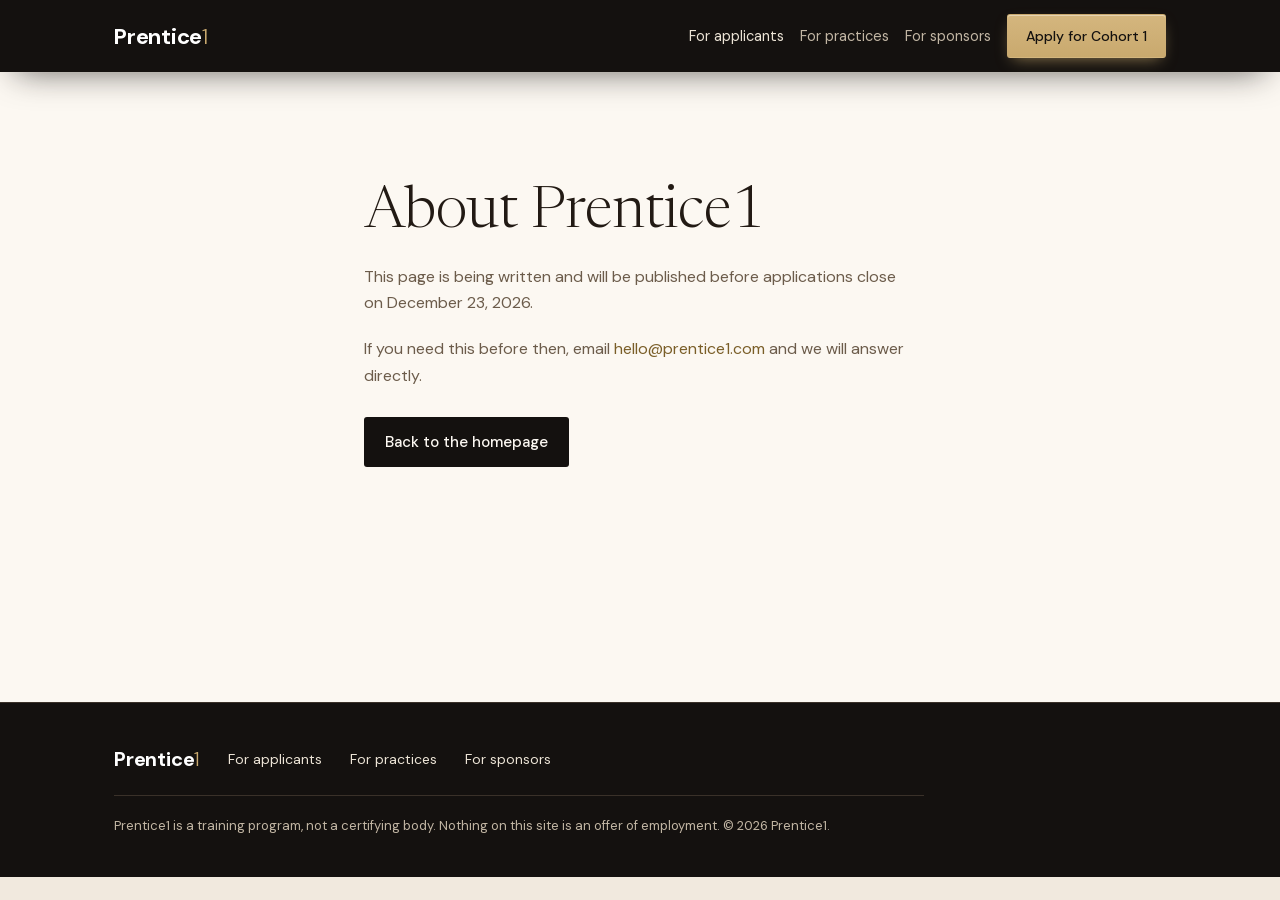
<file: about/index.html>
<!doctype html>
<html lang="en">
<head>
<meta charset="utf-8">
<meta name="viewport" content="width=device-width, initial-scale=1, viewport-fit=cover">
<meta name="theme-color" content="#14110F">
<title>About Prentice1 · Prentice1</title>
<meta name="description" content="Who Prentice1 is and why the program exists.">
<meta name="robots" content="noindex,follow">
<link rel="canonical" href="https://prentice1.com/about/">
<link rel="icon" href="/favicon.ico" sizes="any">
<link rel="icon" href="/assets/og/icon.svg" type="image/svg+xml">
<link rel="apple-touch-icon" href="/apple-touch-icon.png">
<link rel="manifest" href="/site.webmanifest">
<link rel="stylesheet" href="/assets/fonts/fonts.css">
<link rel="stylesheet" href="/assets/css/site.css">
</head>
<body>
<a class="skip" href="#main">Skip to content</a>
<header class="header">
  <div class="header__inner">
    <a class="wordmark" href="/">Prentice<span>1</span></a>
    <button class="menu-btn" data-menu-toggle aria-expanded="false" aria-controls="primary-nav">Menu</button>
    <nav class="nav" id="primary-nav" aria-label="Main">
      <a class="nav__link" href="/">For applicants</a>
      <a class="nav__link nav__link--dim" href="/practices/">For practices</a>
      <a class="nav__link nav__link--dim" href="/sponsors/">For sponsors</a>
      <a class="btn btn--gold nav__cta" href="/apply/">Apply for Cohort 1</a>
    </nav>
  </div>
</header>
<main id="main" class="plain">
  <div class="plain__wrap">
    <h1>About Prentice1</h1>
    <p>This page is being written and will be published before applications close on December 23, 2026.</p>
    <p>If you need this before then, email <a href="mailto:hello@prentice1.com">hello@prentice1.com</a> and we will answer directly.</p>
    <div class="plain__actions">
      <a class="btn btn--ink" href="/">Back to the homepage</a>
    </div>
  </div>
</main>
<footer class="footer footer--compact">
  <div class="wrap">
    <div class="footer__row">
      <span class="wordmark wordmark--sm">Prentice<span>1</span></span>
      <a href="/">For applicants</a>
      <a href="/practices/">For practices</a>
      <a href="/sponsors/">For sponsors</a>
    </div>
    <p class="footer__legal">Prentice1 is a training program, not a certifying body. Nothing on this site is an offer of employment. &copy; 2026 Prentice1.</p>
  </div>
</footer>
<script src="/assets/js/site.js" defer></script>
</body>
</html>
</file>
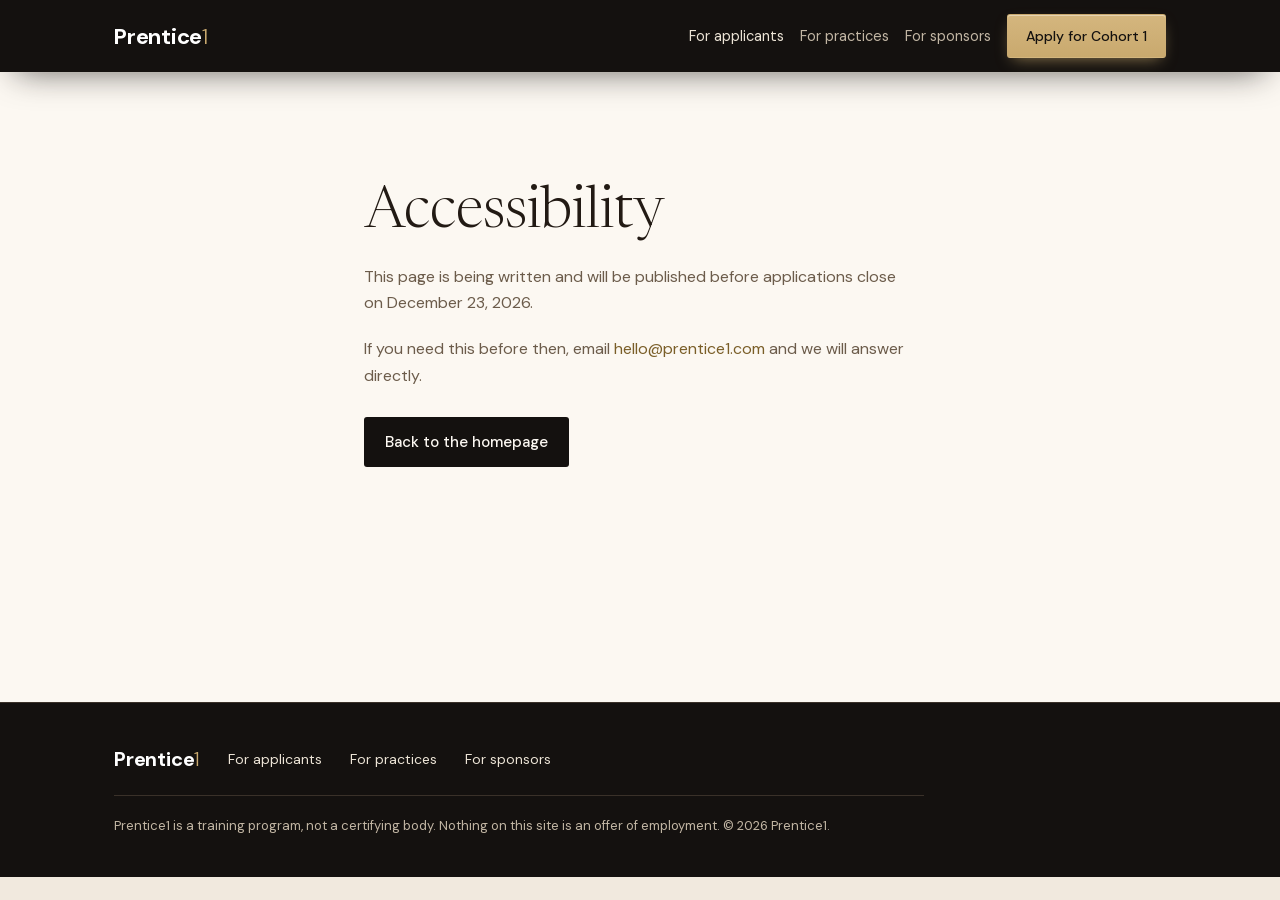
<file: accessibility/index.html>
<!doctype html>
<html lang="en">
<head>
<meta charset="utf-8">
<meta name="viewport" content="width=device-width, initial-scale=1, viewport-fit=cover">
<meta name="theme-color" content="#14110F">
<title>Accessibility · Prentice1</title>
<meta name="description" content="Prentice1's approach to accessibility on prentice1.com.">
<meta name="robots" content="noindex,follow">
<link rel="canonical" href="https://prentice1.com/accessibility/">
<link rel="icon" href="/favicon.ico" sizes="any">
<link rel="icon" href="/assets/og/icon.svg" type="image/svg+xml">
<link rel="apple-touch-icon" href="/apple-touch-icon.png">
<link rel="manifest" href="/site.webmanifest">
<link rel="stylesheet" href="/assets/fonts/fonts.css">
<link rel="stylesheet" href="/assets/css/site.css">
</head>
<body>
<a class="skip" href="#main">Skip to content</a>
<header class="header">
  <div class="header__inner">
    <a class="wordmark" href="/">Prentice<span>1</span></a>
    <button class="menu-btn" data-menu-toggle aria-expanded="false" aria-controls="primary-nav">Menu</button>
    <nav class="nav" id="primary-nav" aria-label="Main">
      <a class="nav__link" href="/">For applicants</a>
      <a class="nav__link nav__link--dim" href="/practices/">For practices</a>
      <a class="nav__link nav__link--dim" href="/sponsors/">For sponsors</a>
      <a class="btn btn--gold nav__cta" href="/apply/">Apply for Cohort 1</a>
    </nav>
  </div>
</header>
<main id="main" class="plain">
  <div class="plain__wrap">
    <h1>Accessibility</h1>
    <p>This page is being written and will be published before applications close on December 23, 2026.</p>
    <p>If you need this before then, email <a href="mailto:hello@prentice1.com">hello@prentice1.com</a> and we will answer directly.</p>
    <div class="plain__actions">
      <a class="btn btn--ink" href="/">Back to the homepage</a>
    </div>
  </div>
</main>
<footer class="footer footer--compact">
  <div class="wrap">
    <div class="footer__row">
      <span class="wordmark wordmark--sm">Prentice<span>1</span></span>
      <a href="/">For applicants</a>
      <a href="/practices/">For practices</a>
      <a href="/sponsors/">For sponsors</a>
    </div>
    <p class="footer__legal">Prentice1 is a training program, not a certifying body. Nothing on this site is an offer of employment. &copy; 2026 Prentice1.</p>
  </div>
</footer>
<script src="/assets/js/site.js" defer></script>
</body>
</html>
</file>
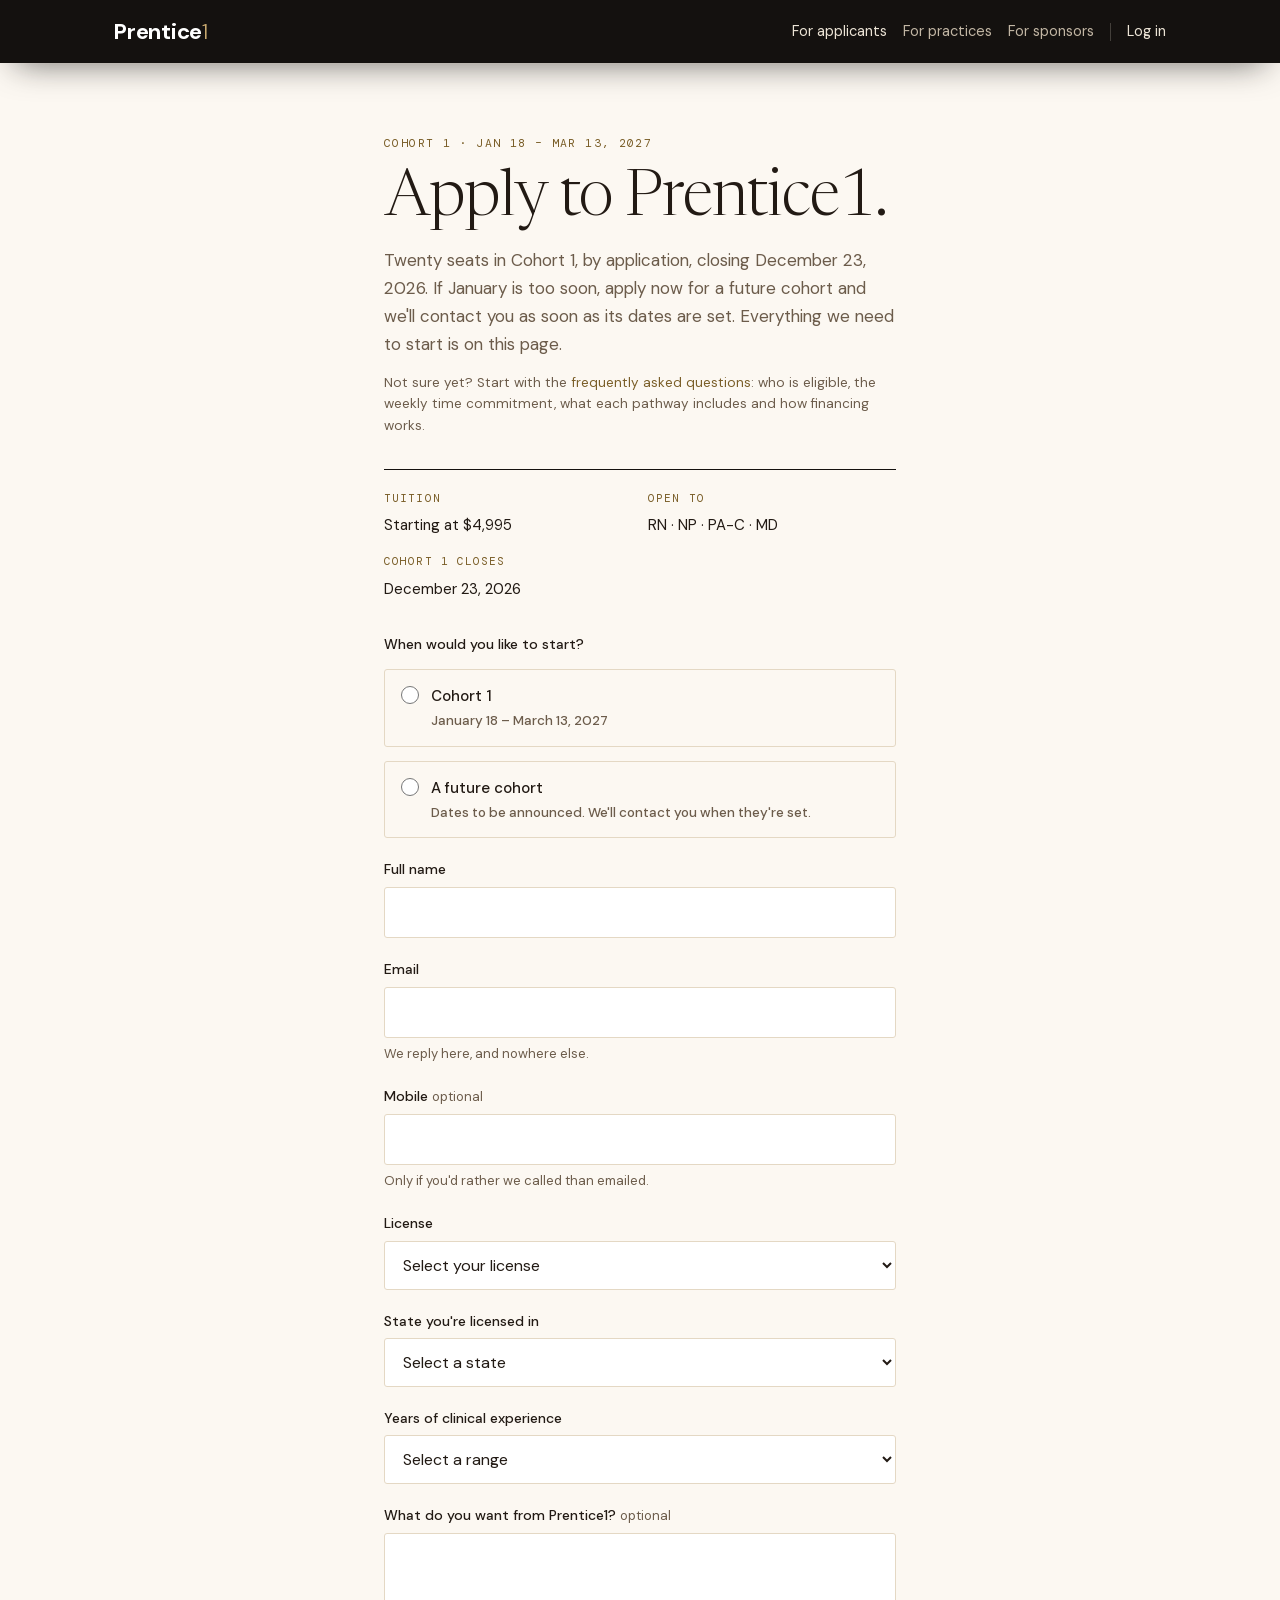
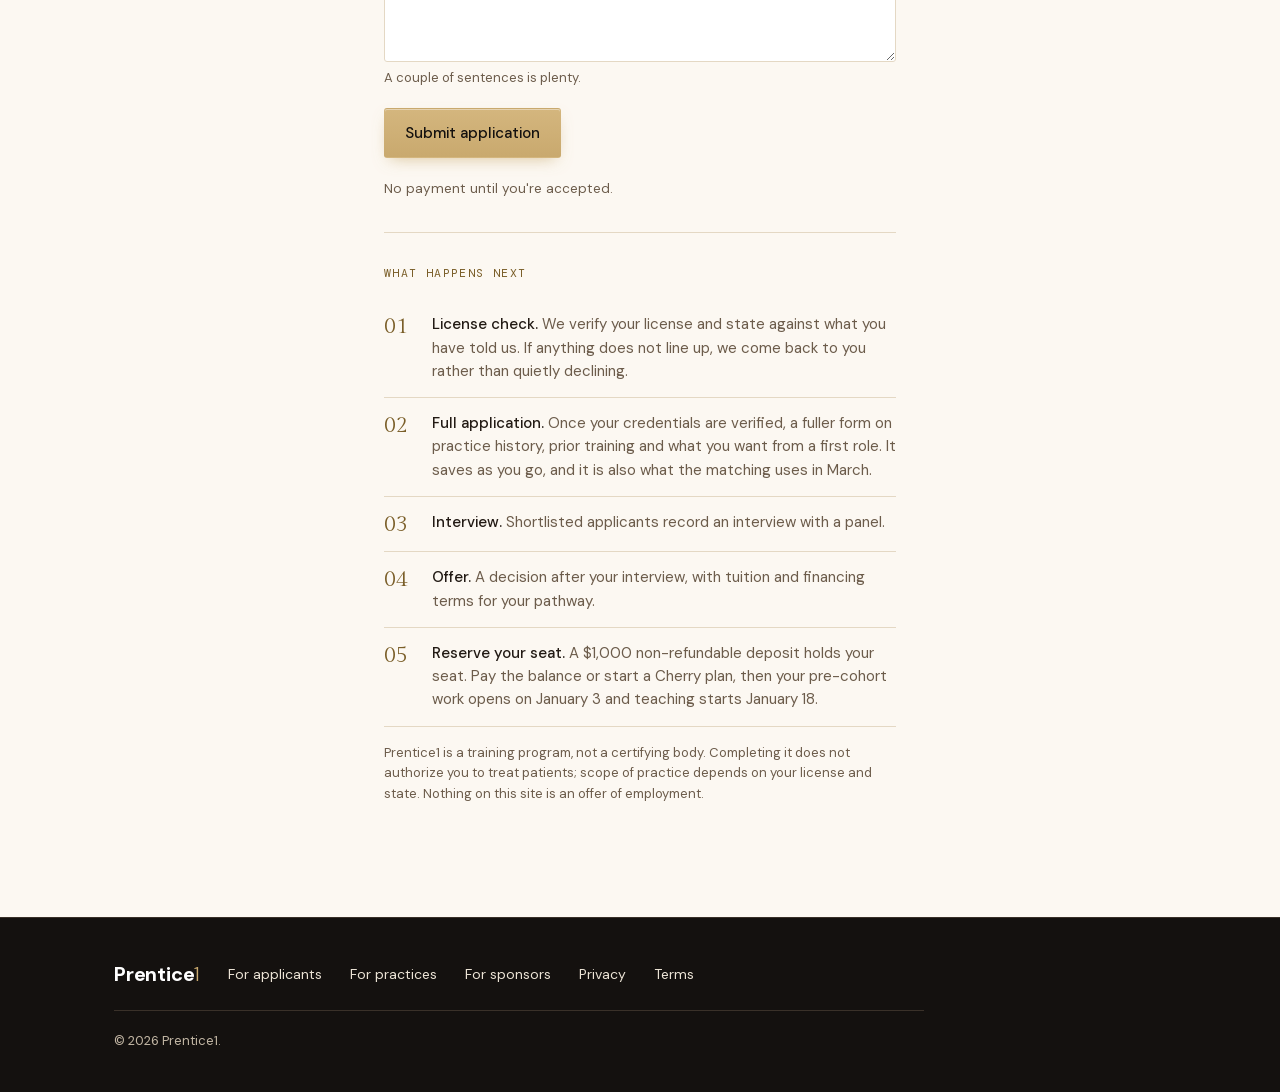
<file: apply/index.html>
<!doctype html>
<html lang="en">
<head>
<meta charset="utf-8">
<meta name="viewport" content="width=device-width, initial-scale=1, viewport-fit=cover">
<meta name="theme-color" content="#14110F">

<title>Apply · Prentice1</title>
<meta name="description" content="Apply for Prentice1 Cohort 1, January 18 – March 13, 2027, or for a future cohort. Cohort 1 applications close December 23, 2026. No payment until you're accepted.">
<link rel="canonical" href="https://prentice1.com/apply/">

<meta property="og:type" content="website">
<meta property="og:url" content="https://prentice1.com/apply/">
<meta property="og:site_name" content="Prentice1">
<meta property="og:title" content="Apply · Prentice1">
<meta property="og:description" content="Twenty seats, by application. Cohort 1, Los Angeles. No payment until you're accepted.">
<meta property="og:image" content="https://prentice1.com/assets/og/home.jpg">
<meta property="og:image:width" content="1200">
<meta property="og:image:height" content="630">
<meta name="twitter:card" content="summary_large_image">
<meta name="twitter:title" content="Apply · Prentice1">
<meta name="twitter:description" content="Twenty seats, by application. Cohort 1, Los Angeles. No payment until you're accepted.">
<meta name="twitter:image" content="https://prentice1.com/assets/og/home.jpg">

<link rel="icon" href="/favicon.ico" sizes="any">
<link rel="icon" href="/assets/og/icon.svg" type="image/svg+xml">
<link rel="apple-touch-icon" href="/apple-touch-icon.png">
<link rel="manifest" href="/site.webmanifest">

<link rel="preconnect" href="https://app.prentice1.com">
<link rel="preload" as="font" type="font/woff2" href="/assets/fonts/DMSans.woff2" crossorigin>
<link rel="preload" as="font" type="font/woff2" href="/assets/fonts/Newsreader.woff2" crossorigin>
<link rel="stylesheet" href="/assets/fonts/fonts.css">
<link rel="stylesheet" href="/assets/css/site.css">
</head>
<body>

<a class="skip" href="#main">Skip to content</a>

<header class="header">
  <div class="header__inner">
    <a class="wordmark" href="/">Prentice<span>1</span></a>
    <button class="menu-btn" data-menu-toggle aria-expanded="false" aria-controls="primary-nav">Menu</button>
    <nav class="nav" id="primary-nav" aria-label="Main">
      <a class="nav__link" href="/">For applicants</a>
      <a class="nav__link nav__link--dim" href="/practices/">For practices</a>
      <a class="nav__link nav__link--dim" href="/sponsors/">For sponsors</a>
      <span class="nav__divider" id="authDivider" aria-hidden="true" hidden></span>
      <a class="nav__link auth" id="authLogIn" href="https://app.prentice1.com/login" hidden>Log in</a>
      <a class="nav__link auth" id="authDashboard" href="https://app.prentice1.com/dashboard" hidden>Dashboard</a>
      <a class="nav__link nav__link--dim auth" id="authLogOut" href="https://app.prentice1.com/logout" hidden>Log out</a>
    </nav>
  </div>
</header>

<main id="main" class="apply">
  <div class="apply__wrap">

    <div class="apply__head">
      <div class="eyebrow">COHORT 1 · JAN 18 – MAR 13, 2027</div>
      <h1>Apply to Prentice1.</h1>
      <p class="lede">Twenty seats in Cohort 1, by application, closing December 23, 2026. If January is too soon, apply now for a future cohort and we'll contact you as soon as its dates are set. Everything we need to start is on this page.</p>
      <p class="apply__micro">Not sure yet? Start with the <a href="/#faq">frequently asked questions</a>: who is eligible, the weekly time commitment, what each pathway includes and how financing works.</p>
    </div>

    <dl class="apply__facts">
      <div><dt>TUITION</dt><dd>Starting at $4,995</dd></div>
      <div><dt>OPEN TO</dt><dd>RN · NP · PA-C · MD</dd></div>
      <div><dt>COHORT 1 CLOSES</dt><dd>December 23, 2026</dd></div>
    </dl>

    <form class="apply__form" id="applyForm" novalidate>
      <!-- Cohort choice (owner, 2026-10-29). ?cohort=future preselects the
           second option for links from "Apply for a future cohort". -->
      <fieldset class="field choice" aria-describedby="cohort-msg">
        <legend>When would you like to start?</legend>
        <label class="choice__opt">
          <input type="radio" name="cohort" value="cohort-1" required>
          <span><b>Cohort 1</b><span class="choice__sub">January 18 – March 13, 2027</span></span>
        </label>
        <label class="choice__opt">
          <input type="radio" name="cohort" value="future">
          <span><b>A future cohort</b><span class="choice__sub">Dates to be announced. We'll contact you when they're set.</span></span>
        </label>
        <p class="field__msg" id="cohort-msg" role="alert"></p>
      </fieldset>

      <div class="field">
        <label for="name">Full name</label>
        <input type="text" id="name" name="name" autocomplete="name" required aria-describedby="name-msg">
        <p class="field__msg" id="name-msg" role="alert"></p>
      </div>

      <div class="field">
        <label for="email">Email</label>
        <input type="email" id="email" name="email" autocomplete="email" required aria-describedby="email-msg email-hint">
        <p class="field__hint" id="email-hint">We reply here, and nowhere else.</p>
        <p class="field__msg" id="email-msg" role="alert"></p>
      </div>

      <div class="field">
        <label for="phone">Mobile <span class="field__opt">optional</span></label>
        <input type="tel" id="phone" name="phone" autocomplete="tel" aria-describedby="phone-hint">
        <p class="field__hint" id="phone-hint">Only if you'd rather we called than emailed.</p>
      </div>

      <div class="field">
        <label for="licence">License</label>
        <select id="licence" name="licence" required aria-describedby="licence-msg">
          <option value="">Select your license</option>
          <option>RN</option>
          <option>NP</option>
          <option>PA-C</option>
          <option>MD</option>
          <option>DO</option>
          <option>Other</option>
        </select>
        <p class="field__msg" id="licence-msg" role="alert"></p>
      </div>

      <div class="field">
        <label for="state">State you're licensed in</label>
        <select id="state" name="state" required aria-describedby="state-msg">
          <option value="">Select a state</option>
        </select>
        <p class="field__msg" id="state-msg" role="alert"></p>
      </div>

      <div class="field">
        <label for="experience">Years of clinical experience</label>
        <select id="experience" name="experience" required aria-describedby="experience-msg">
          <option value="">Select a range</option>
          <option>Less than 1 year</option>
          <option>1–2 years</option>
          <option>3–5 years</option>
          <option>6–10 years</option>
          <option>More than 10 years</option>
        </select>
        <p class="field__msg" id="experience-msg" role="alert"></p>
      </div>

      <div class="field">
        <label for="goals">What do you want from Prentice1? <span class="field__opt">optional</span></label>
        <textarea id="goals" name="goals" rows="4" maxlength="600" aria-describedby="goals-hint"></textarea>
        <p class="field__hint" id="goals-hint">A couple of sentences is plenty.</p>
      </div>

      <!-- Not a real field. A bot fills everything it finds; a person never sees
           this, so anything in it means the submission is automated. -->
      <div class="hp" aria-hidden="true">
        <label for="company">Company</label>
        <input type="text" id="company" name="company" tabindex="-1" autocomplete="off">
      </div>

      <button class="btn btn--gold apply__submit" type="submit" id="applySubmit">Submit application</button>

      <p class="apply__micro">No payment until you're accepted.</p>

      <!-- Status is announced, not just coloured (§13: no colour without a word). -->
      <div class="apply__status" id="applyStatus" role="status" aria-live="polite" hidden></div>
    </form>

    <section class="apply__next">
      <div class="eyebrow">WHAT HAPPENS NEXT</div>
      <ol class="apply__steps">
        <li><span class="apply__n">01</span><span><b>License check.</b> We verify your license and state against what you have told us. If anything does not line up, we come back to you rather than quietly declining.</span></li>
        <li><span class="apply__n">02</span><span><b>Full application.</b> Once your credentials are verified, a fuller form on practice history, prior training and what you want from a first role. It saves as you go, and it is also what the matching uses in March.</span></li>
        <li><span class="apply__n">03</span><span><b>Interview.</b> Shortlisted applicants record an interview with a panel.</span></li>
        <li><span class="apply__n">04</span><span><b>Offer.</b> A decision after your interview, with tuition and financing terms for your pathway.</span></li>
        <li><span class="apply__n">05</span><span><b>Reserve your seat.</b> A $1,000 non-refundable deposit holds your seat. Pay the balance or start a Cherry plan, then your pre-cohort work opens on January 3 and teaching starts January 18.</span></li>
      </ol>
      <p class="apply__legal">Prentice1 is a training program, not a certifying body. Completing it does not authorize you to treat patients; scope of practice depends on your license and state. Nothing on this site is an offer of employment.</p>
    </section>

  </div>
</main>

<footer class="footer footer--compact">
  <div class="wrap">
    <div class="footer__row">
      <span class="wordmark wordmark--sm">Prentice<span>1</span></span>
      <a href="/">For applicants</a>
      <a href="/practices/">For practices</a>
      <a href="/sponsors/">For sponsors</a>
      <a href="/privacy/">Privacy</a>
      <a href="/terms/">Terms</a>
    </div>
    <p class="footer__legal">© 2026 Prentice1.</p>
  </div>
</footer>

<script src="/assets/js/site.js" defer></script>
<script src="/assets/js/apply.js" defer></script>
</body>
</html>
</file>
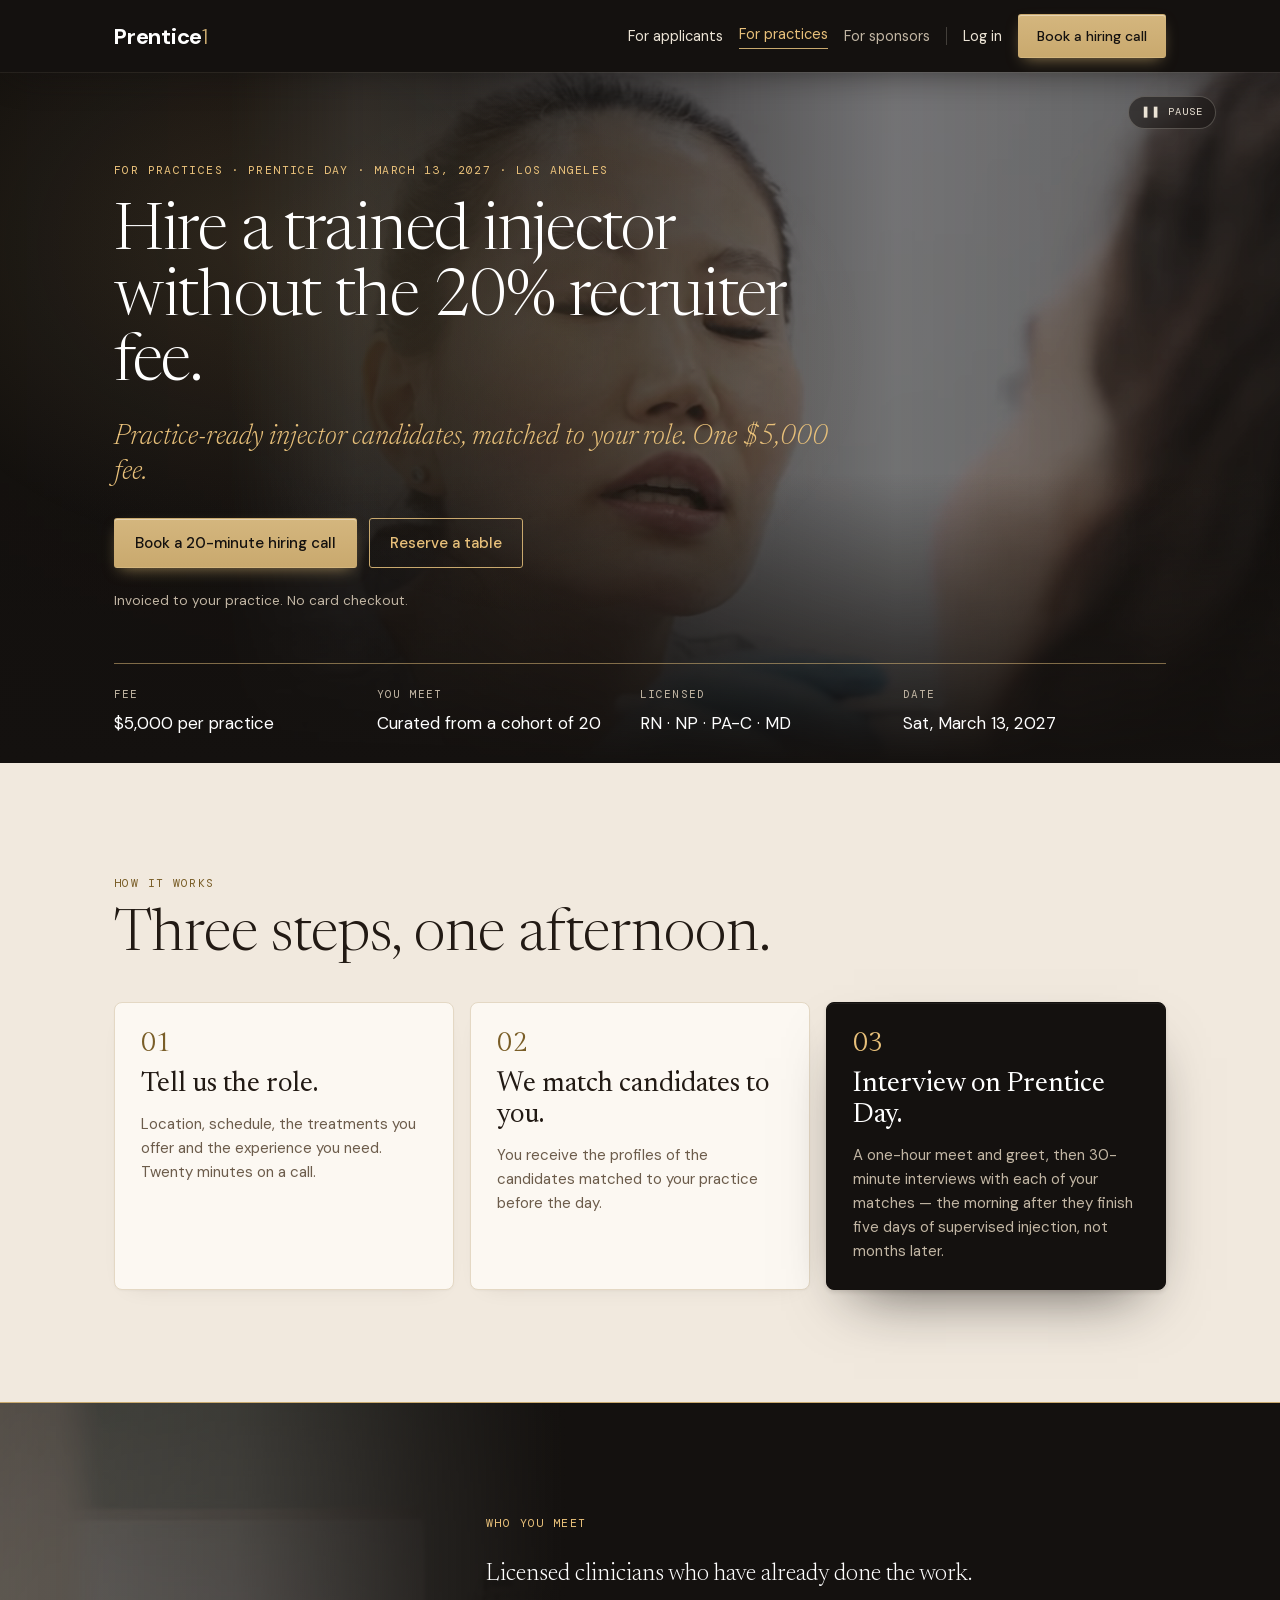
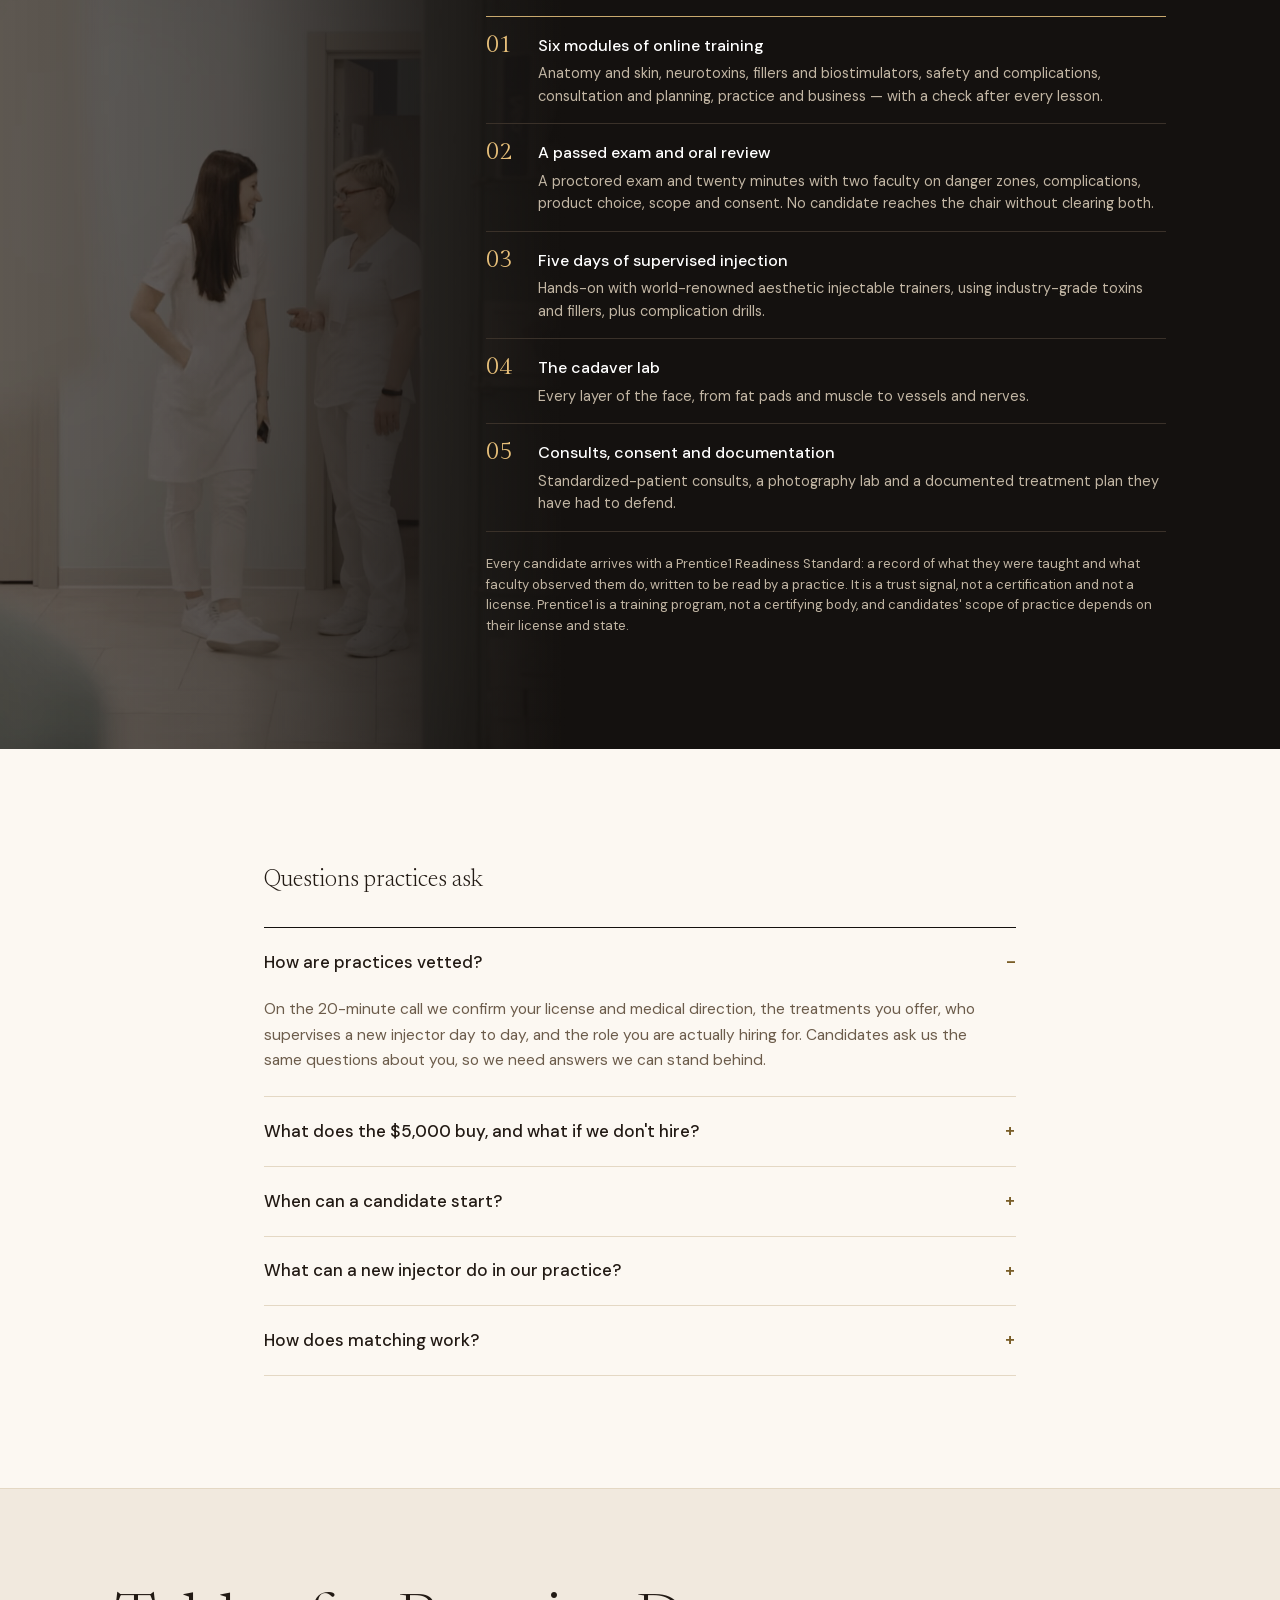
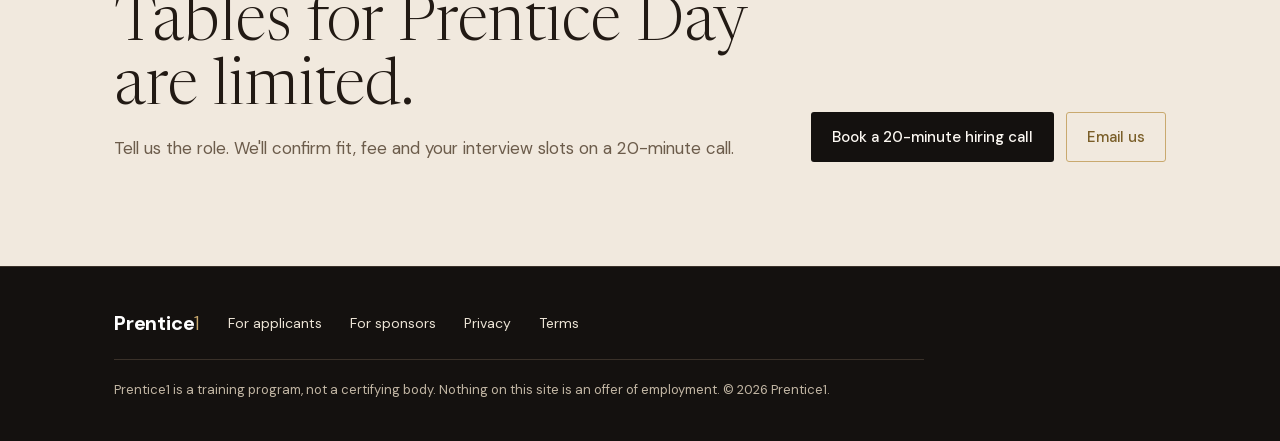
<file: practices/index.html>
<!doctype html>
<html lang="en">
<head>
<meta charset="utf-8">
<meta name="viewport" content="width=device-width, initial-scale=1, viewport-fit=cover">
<meta name="theme-color" content="#14110F">

<title>For practices · Prentice1</title>
<meta name="description" content="Hire a trained aesthetic injector without the 20% recruiter fee. Meet practice-ready candidates matched to your role at Prentice Day in Los Angeles, March 13, 2027, for one $5,000 fee.">
<link rel="canonical" href="https://prentice1.com/practices/">

<meta property="og:type" content="website">
<meta property="og:url" content="https://prentice1.com/practices/">
<meta property="og:site_name" content="Prentice1">
<meta property="og:title" content="For practices · Prentice1">
<meta property="og:description" content="Practice-ready injector candidates, matched to your role, for one $5,000 fee. Prentice Day, Los Angeles, March 13, 2027.">
<meta property="og:image" content="https://prentice1.com/assets/og/practices.jpg">
<meta property="og:image:width" content="1200">
<meta property="og:image:height" content="630">
<meta name="twitter:card" content="summary_large_image">
<meta name="twitter:title" content="For practices · Prentice1">
<meta name="twitter:description" content="Practice-ready injector candidates, matched to your role, for one $5,000 fee. Prentice Day, Los Angeles, March 13, 2027.">
<meta name="twitter:image" content="https://prentice1.com/assets/og/practices.jpg">

<link rel="icon" href="/favicon.ico" sizes="any">
<link rel="icon" href="/assets/og/icon.svg" type="image/svg+xml">
<link rel="apple-touch-icon" href="/apple-touch-icon.png">
<link rel="manifest" href="/site.webmanifest">

<link rel="preconnect" href="https://app.prentice1.com">
<link rel="preload" as="font" type="font/woff2" href="/assets/fonts/DMSans.woff2" crossorigin>
<link rel="preload" as="font" type="font/woff2" href="/assets/fonts/Newsreader.woff2" crossorigin>
<link rel="stylesheet" href="/assets/fonts/fonts.css">
<link rel="stylesheet" href="/assets/css/site.css">

<script type="application/ld+json">
{
  "@context": "https://schema.org",
  "@type": "Organization",
  "@id": "https://prentice1.com/#org",
  "name": "Prentice1",
  "url": "https://prentice1.com/",
  "email": "hello@prentice1.com",
  "description": "An aesthetic injector training and placement program in Los Angeles.",
  "disambiguatingDescription": "Prentice1 is a training program, not a certifying body."
}
</script>
</head>
<body>

<a class="skip" href="#main">Skip to content</a>
<div class="progress" aria-hidden="true"></div>

<header class="header">
  <div class="header__inner">
    <a class="wordmark" href="/">Prentice<span>1</span></a>
    <button class="menu-btn" data-menu-toggle aria-expanded="false" aria-controls="primary-nav">Menu</button>
    <nav class="nav" id="primary-nav" aria-label="Main">
      <a class="nav__link" href="/">For applicants</a>
      <a class="nav__link nav__link--current" href="/practices/" aria-current="page">For practices</a>
      <a class="nav__link nav__link--dim" href="/sponsors/">For sponsors</a>
      <span class="nav__divider" id="authDivider" aria-hidden="true" hidden></span>
      <a class="nav__link auth" id="authLogIn" href="https://app.prentice1.com/login" hidden>Log in</a>
      <a class="nav__link auth" id="authDashboard" href="https://app.prentice1.com/dashboard" hidden>Dashboard</a>
      <a class="nav__link nav__link--dim auth" id="authLogOut" href="https://app.prentice1.com/logout" hidden>Log out</a>
      <a class="btn btn--gold nav__cta" href="https://calendly.com/hello-prentice1/30min">Book a hiring call</a>
    </nav>
  </div>
</header>

<main id="main">

  <!-- Hero ----------------------------------------------------------------- -->
  <section class="hero">
    <div class="hero__media">
      <video class="hero__video hero__video--assessment" data-bgv autoplay muted loop playsinline preload="metadata"
             poster="/assets/img/assessment-poster.jpg" aria-hidden="true">
        <source src="/assets/video/assessment.webm" type="video/webm">
        <source src="/assets/video/assessment.mp4" type="video/mp4">
      </video>
      <div class="hero__scrim" aria-hidden="true"></div>
      <div class="hero__fade" aria-hidden="true"></div>
      <button class="pause-pill" data-video-toggle type="button" aria-label="Pause background video">❚❚ PAUSE</button>
    </div>
    <div class="hero__glow" aria-hidden="true"></div>
    <div class="hero__inner hero__inner--fold">
      <div class="hero__col">
        <div class="eyebrow eyebrow--on-dark">FOR PRACTICES · PRENTICE DAY · MARCH 13, 2027 · LOS ANGELES</div>
        <h1 class="hero__h1 hero__h1--sm">Hire a trained injector without the 20% recruiter fee.</h1>
        <p class="hero__sub hero__sub--sm">Practice-ready injector candidates, matched to your role. One $5,000 fee.</p>
        <div class="hero__actions">
          <a class="btn btn--gold" href="https://calendly.com/hello-prentice1/30min">Book a 20-minute hiring call</a>
          <a class="btn btn--outline" href="#book">Reserve a table</a>
        </div>
        <p class="hero__micro">Invoiced to your practice. No card checkout.</p>
      </div>
    </div>

    <div class="factbar-wrap">
      <dl class="factbar factbar--flush">
        <div class="factbar__item"><dt>FEE</dt><dd>$5,000 per practice</dd></div>
        <div class="factbar__item"><dt>YOU MEET</dt><dd>Curated from a cohort of 20</dd></div>
        <div class="factbar__item"><dt>LICENSED</dt><dd>RN · NP · PA-C · MD</dd></div>
        <div class="factbar__item"><dt>DATE</dt><dd>Sat, March 13, 2027</dd></div>
      </dl>
    </div>
  </section>

  <!-- How it works --------------------------------------------------------- -->
  <section class="section">
    <div class="wrap stack-36">
      <div class="sec-head rv">
        <div class="eyebrow">HOW IT WORKS</div>
        <h2>Three steps, one afternoon.</h2>
      </div>
      <div class="phase-grid">
        <div class="step-card rv">
          <span class="step-card__n">01</span>
          <h3>Tell us the role.</h3>
          <p>Location, schedule, the treatments you offer and the experience you need. Twenty minutes on a call.</p>
        </div>
        <div class="step-card rv">
          <span class="step-card__n">02</span>
          <h3>We match candidates to you.</h3>
          <p>You receive the profiles of the candidates matched to your practice before the day.</p>
        </div>
        <div class="step-card step-card--dark rv">
          <span class="step-card__n">03</span>
          <h3>Interview on Prentice Day.</h3>
          <p>A one-hour meet and greet, then 30-minute interviews with each of your matches — the morning after they finish five days of supervised injection, not months later.</p>
        </div>
      </div>
    </div>
  </section>

  <!-- Who you meet --------------------------------------------------------- -->
  <section class="section section--dark section--gold-top meet">
    <div class="meet__media" aria-hidden="true">
      <video data-bgv autoplay muted loop playsinline preload="metadata"
             poster="/assets/img/clinic-hallway-poster.jpg">
        <source src="/assets/video/clinic-hallway.webm" type="video/webm">
        <source src="/assets/video/clinic-hallway.mp4" type="video/mp4">
      </video>
      <div class="meet__scrim"></div>
    </div>
    <div class="wrap meet__wrap">
      <div class="meet__body rv">
        <div class="eyebrow eyebrow--on-dark">WHO YOU MEET</div>
        <h2 class="h2--on-dark">Licensed clinicians who have already done the work.</h2>
        <ol class="numbered">
          <li><span class="numbered__n">01</span><span class="numbered__b"><span class="numbered__t">Six modules of online training</span><span class="numbered__d">Anatomy and skin, neurotoxins, fillers and biostimulators, safety and complications, consultation and planning, practice and business — with a check after every lesson.</span></span></li>
          <li><span class="numbered__n">02</span><span class="numbered__b"><span class="numbered__t">A passed exam and oral review</span><span class="numbered__d">A proctored exam and twenty minutes with two faculty on danger zones, complications, product choice, scope and consent. No candidate reaches the chair without clearing both.</span></span></li>
          <li><span class="numbered__n">03</span><span class="numbered__b"><span class="numbered__t">Five days of supervised injection</span><span class="numbered__d">Hands-on with world-renowned aesthetic injectable trainers, using industry-grade toxins and fillers, plus complication drills.</span></span></li>
          <li><span class="numbered__n">04</span><span class="numbered__b"><span class="numbered__t">The cadaver lab</span><span class="numbered__d">Every layer of the face, from fat pads and muscle to vessels and nerves.</span></span></li>
          <li><span class="numbered__n">05</span><span class="numbered__b"><span class="numbered__t">Consults, consent and documentation</span><span class="numbered__d">Standardized-patient consults, a photography lab and a documented treatment plan they have had to defend.</span></span></li>
        </ol>
        <p class="scope-note">Every candidate arrives with a Prentice1 Readiness Standard: a record of what they were taught and what faculty observed them do, written to be read by a practice. It is a trust signal, not a certification and not a license. Prentice1 is a training program, not a certifying body, and candidates' scope of practice depends on their license and state.</p>
      </div>
    </div>
  </section>

  <!-- FAQ ------------------------------------------------------------------ -->
  <section class="section section--cream" id="faq">
    <div class="faq-wrap">
      <h2>Questions practices ask</h2>
      <div class="faq" data-faq>
        <div class="faq__item">
          <button class="faq__q" data-faq-q type="button" aria-expanded="true" aria-controls="pfaq-a1" id="pfaq-q1">
            <span>How are practices vetted?</span><span class="faq__sign" aria-hidden="true"></span>
          </button>
          <div class="faq__a" id="pfaq-a1" role="region" aria-labelledby="pfaq-q1">
            <p>On the 20-minute call we confirm your license and medical direction, the treatments you offer, who supervises a new injector day to day, and the role you are actually hiring for. Candidates ask us the same questions about you, so we need answers we can stand behind.</p>
          </div>
        </div>
        <div class="faq__item">
          <button class="faq__q" data-faq-q type="button" aria-expanded="false" aria-controls="pfaq-a2" id="pfaq-q2">
            <span>What does the $5,000 buy, and what if we don't hire?</span><span class="faq__sign" aria-hidden="true"></span>
          </button>
          <div class="faq__a" id="pfaq-a2" role="region" aria-labelledby="pfaq-q2" hidden>
            <p>A table at Prentice Day, candidate profiles ahead of the day, and 30-minute interviews with the candidates matched to your role. It buys the introductions, not a hire — unlike a recruiter's fee it is not contingent on one, which is why it is a fraction of the cost. If nobody fits, you owe nothing further and we will carry your role into the next cohort.</p>
          </div>
        </div>
        <div class="faq__item">
          <button class="faq__q" data-faq-q type="button" aria-expanded="false" aria-controls="pfaq-a3" id="pfaq-q3">
            <span>When can a candidate start?</span><span class="faq__sign" aria-hidden="true"></span>
          </button>
          <div class="faq__a" id="pfaq-a3" role="region" aria-labelledby="pfaq-q3" hidden>
            <p>Immediately after Prentice Day on March 13, 2027. Candidates finish the program before the day, not after it, so there is no further training to wait out. Offers and start dates are agreed directly between you and the candidate.</p>
          </div>
        </div>
        <div class="faq__item">
          <button class="faq__q" data-faq-q type="button" aria-expanded="false" aria-controls="pfaq-a4" id="pfaq-q4">
            <span>What can a new injector do in our practice?</span><span class="faq__sign" aria-hidden="true"></span>
          </button>
          <div class="faq__a" id="pfaq-a4" role="region" aria-labelledby="pfaq-q4" hidden>
            <p>That is set by their license and your state's scope-of-practice and supervision rules, not by us. The Readiness Standard tells you what they were taught and what faculty observed them do; it does not expand what they may legally perform. Plan for the supervision your state requires.</p>
          </div>
        </div>
        <div class="faq__item">
          <button class="faq__q" data-faq-q type="button" aria-expanded="false" aria-controls="pfaq-a5" id="pfaq-q5">
            <span>How does matching work?</span><span class="faq__sign" aria-hidden="true"></span>
          </button>
          <div class="faq__a" id="pfaq-a5" role="region" aria-labelledby="pfaq-q5" hidden>
            <p>From the role you describe and what candidates tell us they want — location, schedule, treatments, practice model. You receive the matched profiles before the day and interview them on it. Introductions continue in the weeks after Prentice Day if a role is still open.</p>
          </div>
        </div>
      </div>
    </div>
  </section>

  <!-- Book ----------------------------------------------------------------- -->
  <section class="section section--cta section--top-rule" id="book">
    <div class="wrap cta-split">
      <div class="cta-split__col rv">
        <h2>Tables for Prentice Day are limited.</h2>
        <p>Tell us the role. We'll confirm fit, fee and your interview slots on a 20-minute call.</p>
      </div>
      <div class="cta-split__actions">
        <a class="btn btn--ink" href="https://calendly.com/hello-prentice1/30min">Book a 20-minute hiring call</a>
        <a class="btn btn--outline-ink" href="mailto:hello@prentice1.com?subject=Prentice%20Day%20table%20%E2%80%94%20Cohort%201">Email us</a>
      </div>
    </div>
  </section>

</main>

<footer class="footer footer--compact">
  <div class="wrap">
    <div class="footer__row">
      <span class="wordmark wordmark--sm">Prentice<span>1</span></span>
      <a href="/">For applicants</a>
      <a href="/sponsors/">For sponsors</a>
      <a href="/privacy/">Privacy</a>
      <a href="/terms/">Terms</a>
    </div>
    <p class="footer__legal">Prentice1 is a training program, not a certifying body. Nothing on this site is an offer of employment. © 2026 Prentice1.</p>
  </div>
</footer>

<script src="/assets/js/site.js" defer></script>
</body>
</html>
</file>
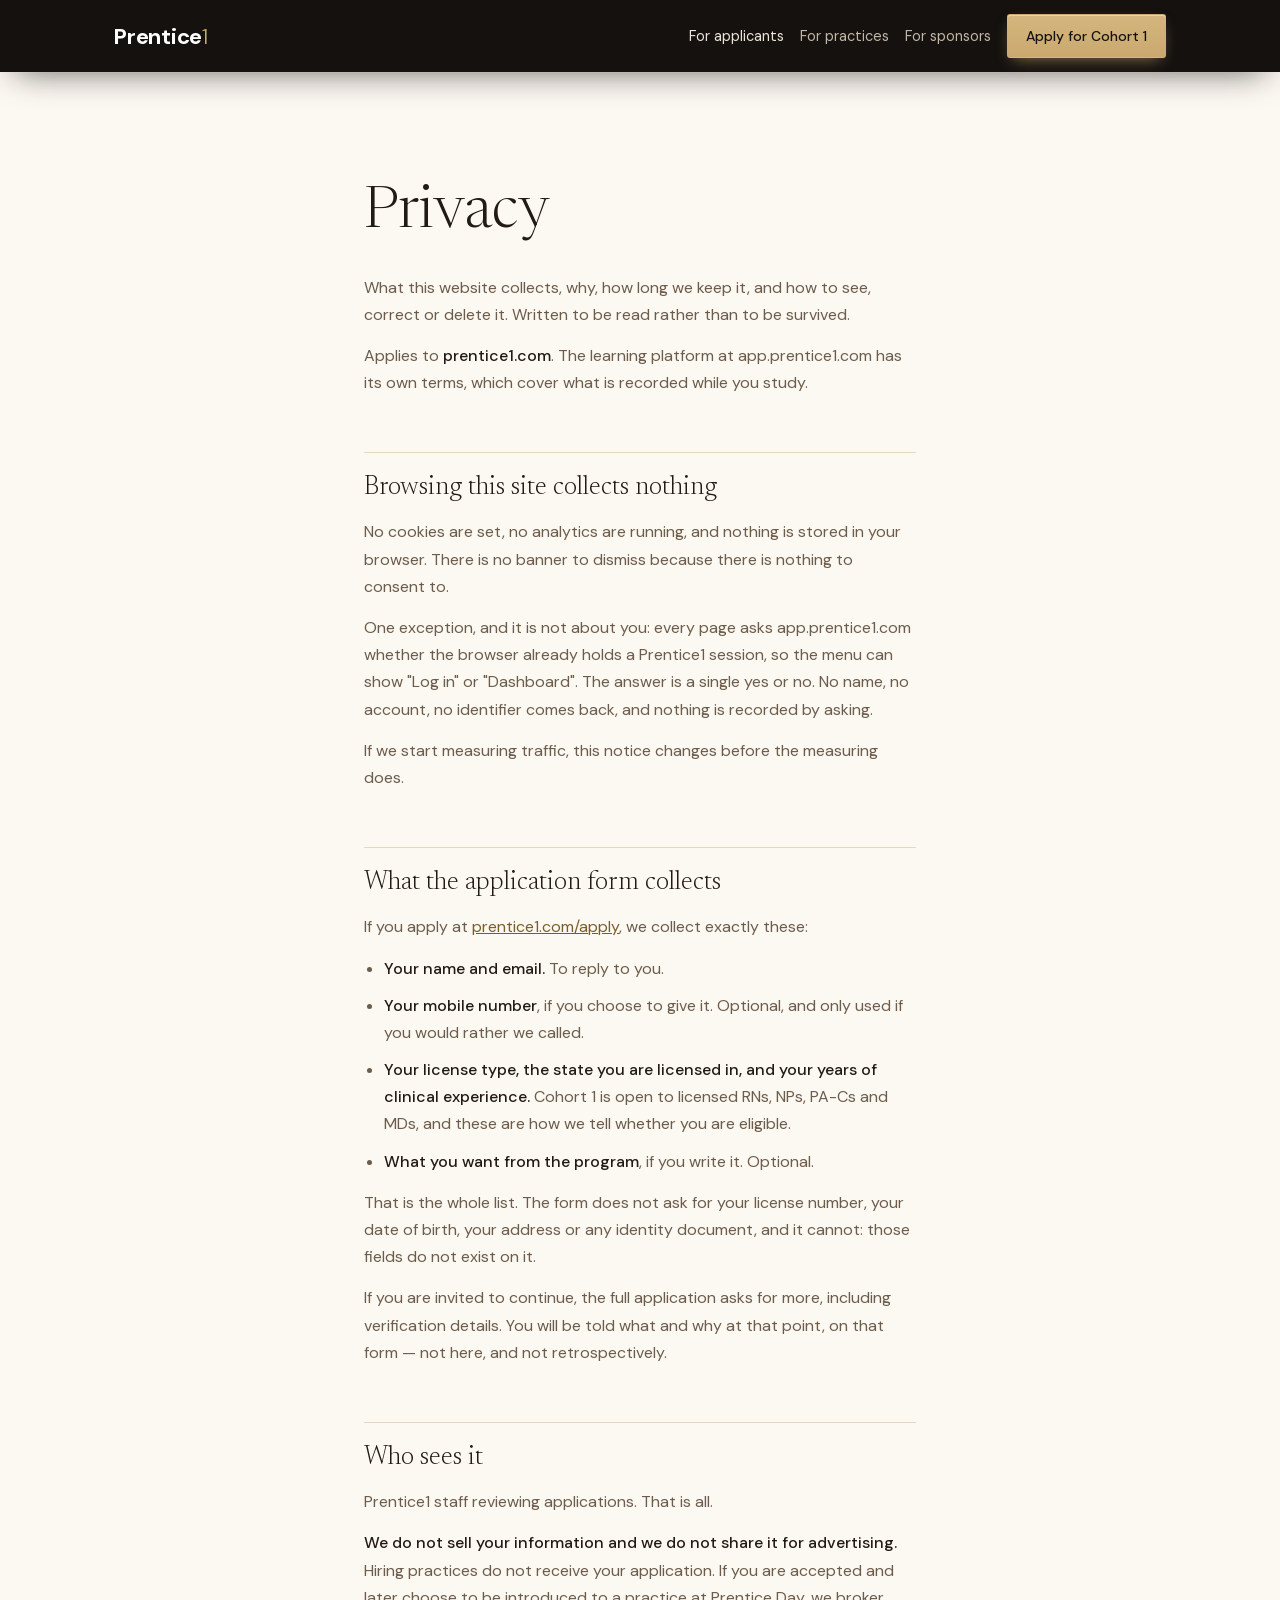
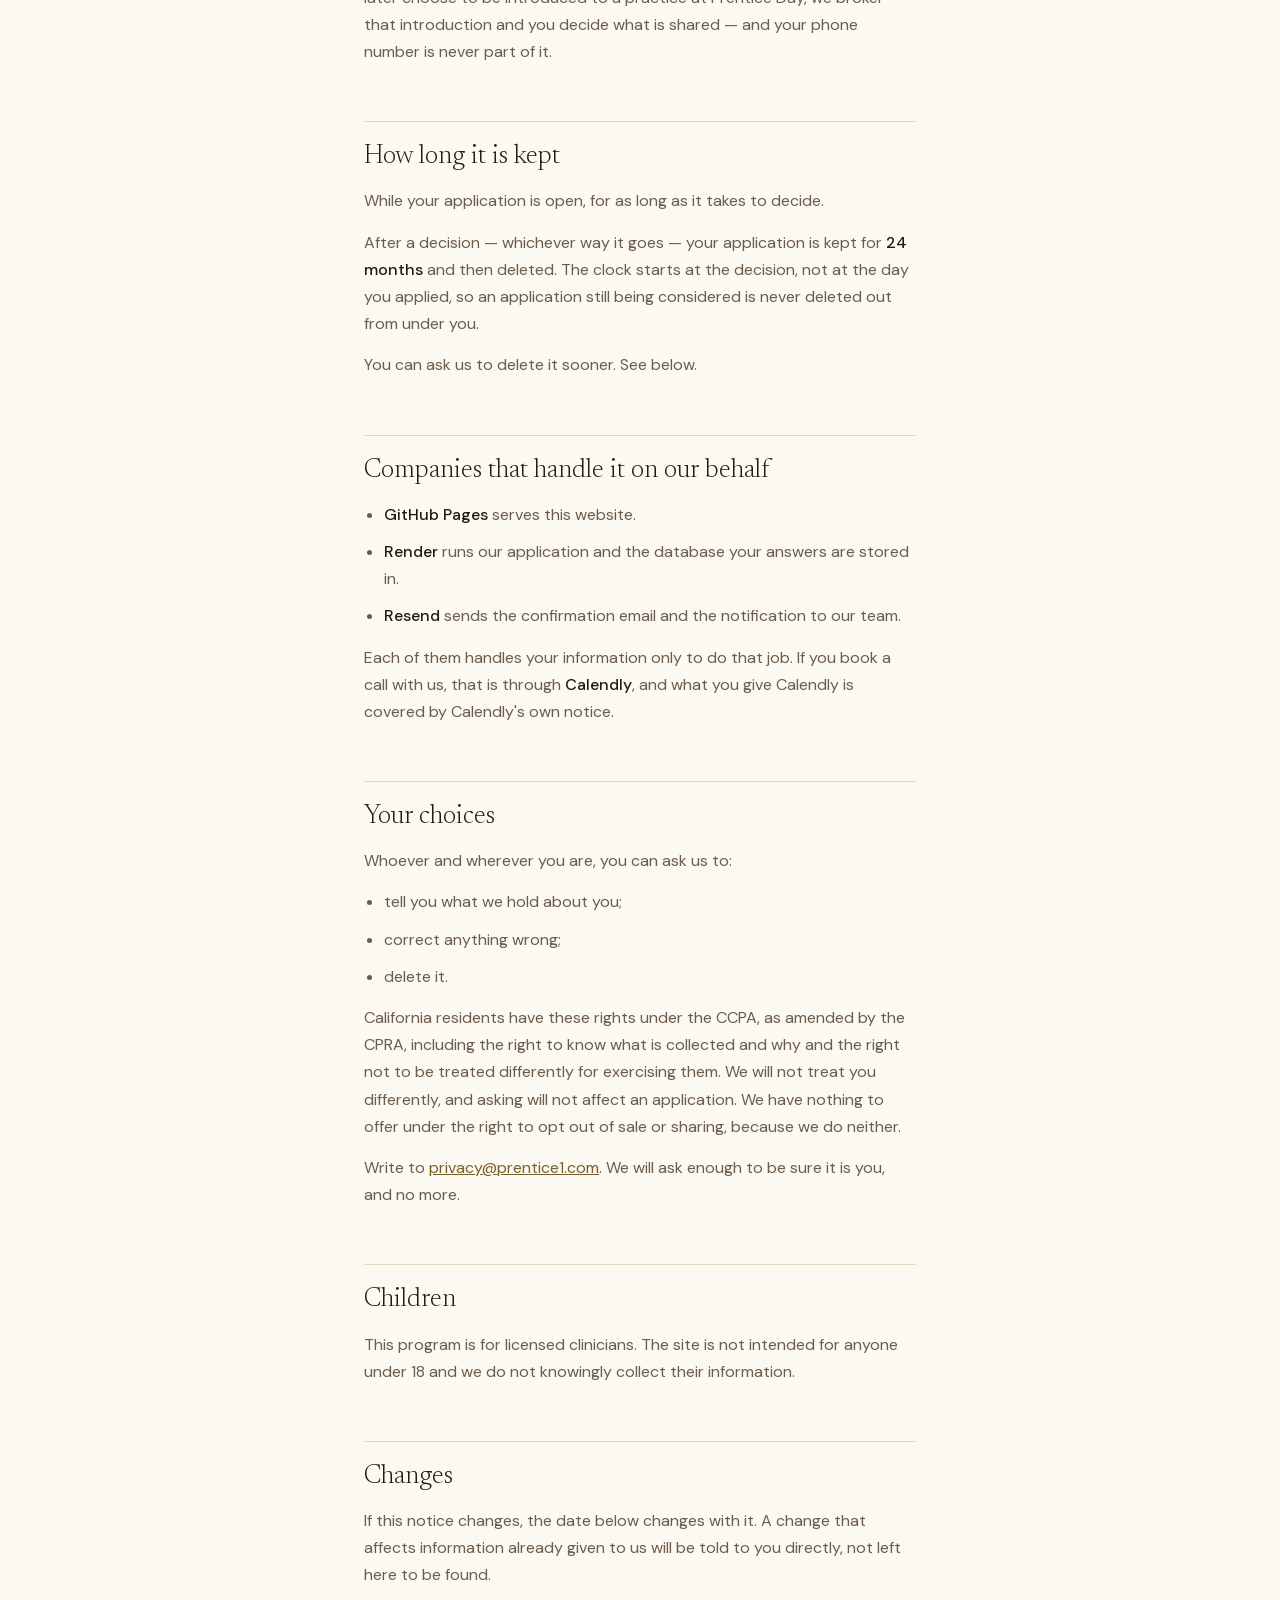
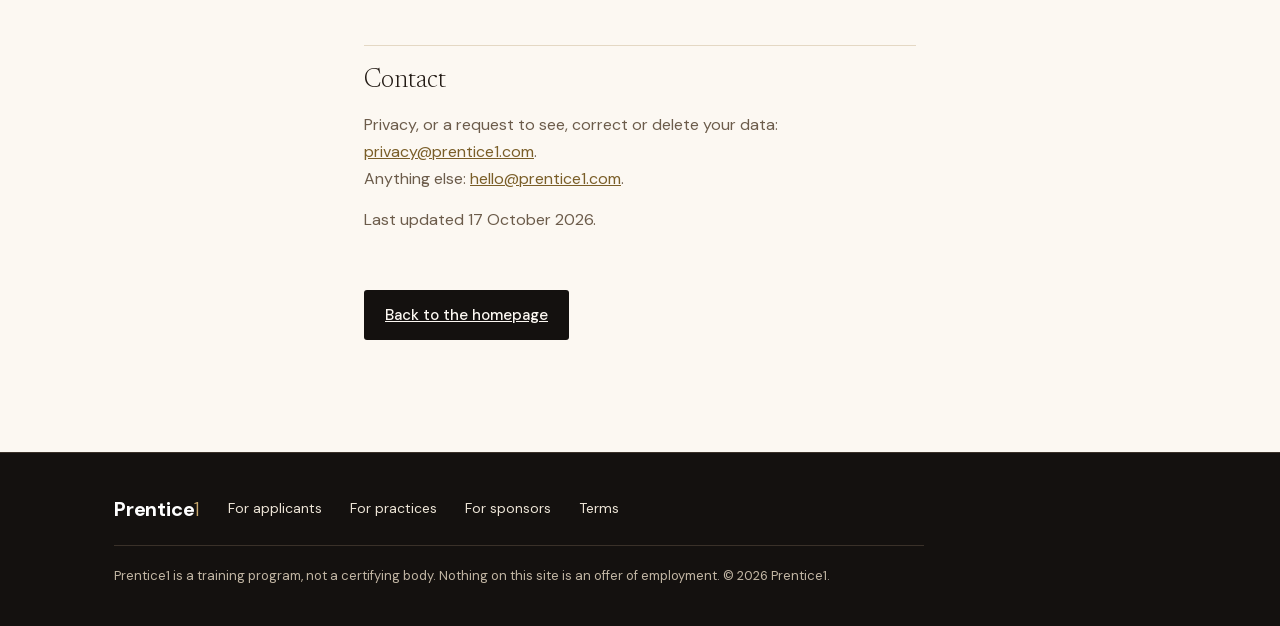
<file: privacy/index.html>
<!doctype html>
<html lang="en">
<head>
<meta charset="utf-8">
<meta name="viewport" content="width=device-width, initial-scale=1, viewport-fit=cover">
<meta name="theme-color" content="#14110F">
<title>Privacy · Prentice1</title>
<meta name="description" content="What prentice1.com collects, why, how long it is kept, and how to see, correct or delete it.">
<link rel="canonical" href="https://prentice1.com/privacy/">
<link rel="icon" href="/favicon.ico" sizes="any">
<link rel="icon" href="/assets/og/icon.svg" type="image/svg+xml">
<link rel="apple-touch-icon" href="/apple-touch-icon.png">
<link rel="manifest" href="/site.webmanifest">
<link rel="stylesheet" href="/assets/fonts/fonts.css">
<link rel="stylesheet" href="/assets/css/site.css">
</head>
<body>
<a class="skip" href="#main">Skip to content</a>
<header class="header">
  <div class="header__inner">
    <a class="wordmark" href="/">Prentice<span>1</span></a>
    <button class="menu-btn" data-menu-toggle aria-expanded="false" aria-controls="primary-nav">Menu</button>
    <nav class="nav" id="primary-nav" aria-label="Main">
      <a class="nav__link" href="/">For applicants</a>
      <a class="nav__link nav__link--dim" href="/practices/">For practices</a>
      <a class="nav__link nav__link--dim" href="/sponsors/">For sponsors</a>
      <a class="btn btn--gold nav__cta" href="/apply/">Apply for Cohort 1</a>
    </nav>
  </div>
</header>

<main id="main" class="plain">
  <div class="plain__wrap prose">

    <h1>Privacy</h1>
    <p class="prose__lede">What this website collects, why, how long we keep it, and how to see, correct or delete it. Written to be read rather than to be survived.</p>
    <p class="prose__meta">Applies to <b>prentice1.com</b>. The learning platform at app.prentice1.com has its own terms, which cover what is recorded while you study.</p>

    <h2>Browsing this site collects nothing</h2>
    <p>No cookies are set, no analytics are running, and nothing is stored in your browser. There is no banner to dismiss because there is nothing to consent to.</p>
    <p>One exception, and it is not about you: every page asks app.prentice1.com whether the browser already holds a Prentice1 session, so the menu can show "Log in" or "Dashboard". The answer is a single yes or no. No name, no account, no identifier comes back, and nothing is recorded by asking.</p>
    <p>If we start measuring traffic, this notice changes before the measuring does.</p>

    <h2>What the application form collects</h2>
    <p>If you apply at <a href="/apply/">prentice1.com/apply</a>, we collect exactly these:</p>
    <ul class="prose__list">
      <li><b>Your name and email.</b> To reply to you.</li>
      <li><b>Your mobile number</b>, if you choose to give it. Optional, and only used if you would rather we called.</li>
      <li><b>Your license type, the state you are licensed in, and your years of clinical experience.</b> Cohort 1 is open to licensed RNs, NPs, PA-Cs and MDs, and these are how we tell whether you are eligible.</li>
      <li><b>What you want from the program</b>, if you write it. Optional.</li>
    </ul>
    <p>That is the whole list. The form does not ask for your license number, your date of birth, your address or any identity document, and it cannot: those fields do not exist on it.</p>
    <p>If you are invited to continue, the full application asks for more, including verification details. You will be told what and why at that point, on that form — not here, and not retrospectively.</p>

    <h2>Who sees it</h2>
    <p>Prentice1 staff reviewing applications. That is all.</p>
    <p><b>We do not sell your information and we do not share it for advertising.</b> Hiring practices do not receive your application. If you are accepted and later choose to be introduced to a practice at Prentice Day, we broker that introduction and you decide what is shared — and your phone number is never part of it.</p>

    <h2>How long it is kept</h2>
    <p>While your application is open, for as long as it takes to decide.</p>
    <p>After a decision — whichever way it goes — your application is kept for <b>24 months</b> and then deleted. The clock starts at the decision, not at the day you applied, so an application still being considered is never deleted out from under you.</p>
    <p>You can ask us to delete it sooner. See below.</p>

    <h2>Companies that handle it on our behalf</h2>
    <ul class="prose__list">
      <li><b>GitHub Pages</b> serves this website.</li>
      <li><b>Render</b> runs our application and the database your answers are stored in.</li>
      <li><b>Resend</b> sends the confirmation email and the notification to our team.</li>
    </ul>
    <p>Each of them handles your information only to do that job. If you book a call with us, that is through <b>Calendly</b>, and what you give Calendly is covered by Calendly's own notice.</p>

    <h2>Your choices</h2>
    <p>Whoever and wherever you are, you can ask us to:</p>
    <ul class="prose__list">
      <li>tell you what we hold about you;</li>
      <li>correct anything wrong;</li>
      <li>delete it.</li>
    </ul>
    <p>California residents have these rights under the CCPA, as amended by the CPRA, including the right to know what is collected and why and the right not to be treated differently for exercising them. We will not treat you differently, and asking will not affect an application. We have nothing to offer under the right to opt out of sale or sharing, because we do neither.</p>
    <p>Write to <a href="mailto:privacy@prentice1.com">privacy@prentice1.com</a>. We will ask enough to be sure it is you, and no more.</p>

    <h2>Children</h2>
    <p>This program is for licensed clinicians. The site is not intended for anyone under 18 and we do not knowingly collect their information.</p>

    <h2>Changes</h2>
    <p>If this notice changes, the date below changes with it. A change that affects information already given to us will be told to you directly, not left here to be found.</p>

    <h2>Contact</h2>
    <p>Privacy, or a request to see, correct or delete your data: <a href="mailto:privacy@prentice1.com">privacy@prentice1.com</a>.<br>
    Anything else: <a href="mailto:hello@prentice1.com">hello@prentice1.com</a>.</p>

    <p class="prose__meta">Last updated 17 October 2026.</p>

    <div class="plain__actions">
      <a class="btn btn--ink" href="/">Back to the homepage</a>
    </div>
  </div>
</main>

<footer class="footer footer--compact">
  <div class="wrap">
    <div class="footer__row">
      <span class="wordmark wordmark--sm">Prentice<span>1</span></span>
      <a href="/">For applicants</a>
      <a href="/practices/">For practices</a>
      <a href="/sponsors/">For sponsors</a>
      <a href="/terms/">Terms</a>
    </div>
    <p class="footer__legal">Prentice1 is a training program, not a certifying body. Nothing on this site is an offer of employment. &copy; 2026 Prentice1.</p>
  </div>
</footer>
<script src="/assets/js/site.js" defer></script>
</body>
</html>
</file>
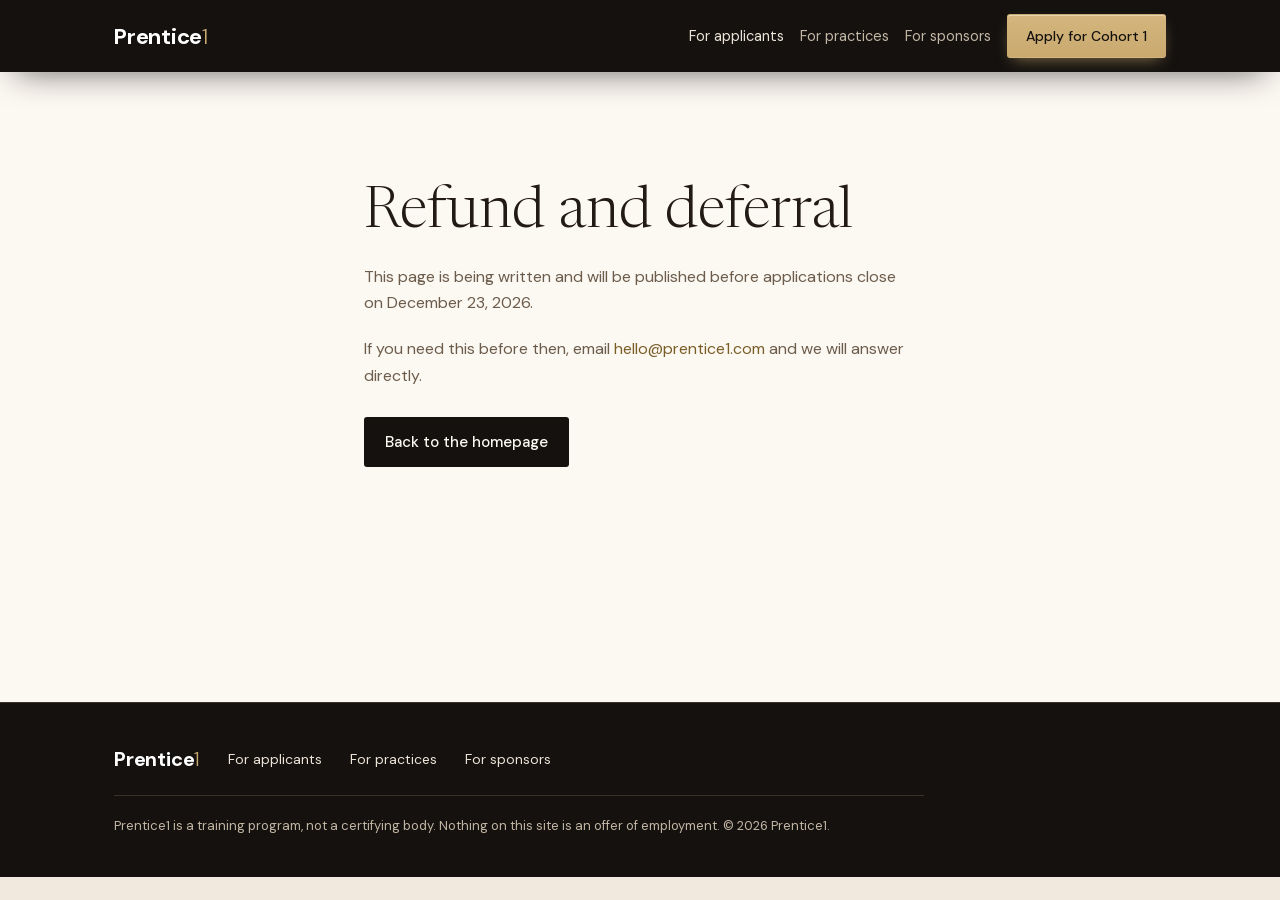
<file: refund/index.html>
<!doctype html>
<html lang="en">
<head>
<meta charset="utf-8">
<meta name="viewport" content="width=device-width, initial-scale=1, viewport-fit=cover">
<meta name="theme-color" content="#14110F">
<title>Refund and deferral · Prentice1</title>
<meta name="description" content="Prentice1's refund and deferral policy for Cohort 1.">
<meta name="robots" content="noindex,follow">
<link rel="canonical" href="https://prentice1.com/refund/">
<link rel="icon" href="/favicon.ico" sizes="any">
<link rel="icon" href="/assets/og/icon.svg" type="image/svg+xml">
<link rel="apple-touch-icon" href="/apple-touch-icon.png">
<link rel="manifest" href="/site.webmanifest">
<link rel="stylesheet" href="/assets/fonts/fonts.css">
<link rel="stylesheet" href="/assets/css/site.css">
</head>
<body>
<a class="skip" href="#main">Skip to content</a>
<header class="header">
  <div class="header__inner">
    <a class="wordmark" href="/">Prentice<span>1</span></a>
    <button class="menu-btn" data-menu-toggle aria-expanded="false" aria-controls="primary-nav">Menu</button>
    <nav class="nav" id="primary-nav" aria-label="Main">
      <a class="nav__link" href="/">For applicants</a>
      <a class="nav__link nav__link--dim" href="/practices/">For practices</a>
      <a class="nav__link nav__link--dim" href="/sponsors/">For sponsors</a>
      <a class="btn btn--gold nav__cta" href="/apply/">Apply for Cohort 1</a>
    </nav>
  </div>
</header>
<main id="main" class="plain">
  <div class="plain__wrap">
    <h1>Refund and deferral</h1>
    <p>This page is being written and will be published before applications close on December 23, 2026.</p>
    <p>If you need this before then, email <a href="mailto:hello@prentice1.com">hello@prentice1.com</a> and we will answer directly.</p>
    <div class="plain__actions">
      <a class="btn btn--ink" href="/">Back to the homepage</a>
    </div>
  </div>
</main>
<footer class="footer footer--compact">
  <div class="wrap">
    <div class="footer__row">
      <span class="wordmark wordmark--sm">Prentice<span>1</span></span>
      <a href="/">For applicants</a>
      <a href="/practices/">For practices</a>
      <a href="/sponsors/">For sponsors</a>
    </div>
    <p class="footer__legal">Prentice1 is a training program, not a certifying body. Nothing on this site is an offer of employment. &copy; 2026 Prentice1.</p>
  </div>
</footer>
<script src="/assets/js/site.js" defer></script>
</body>
</html>
</file>
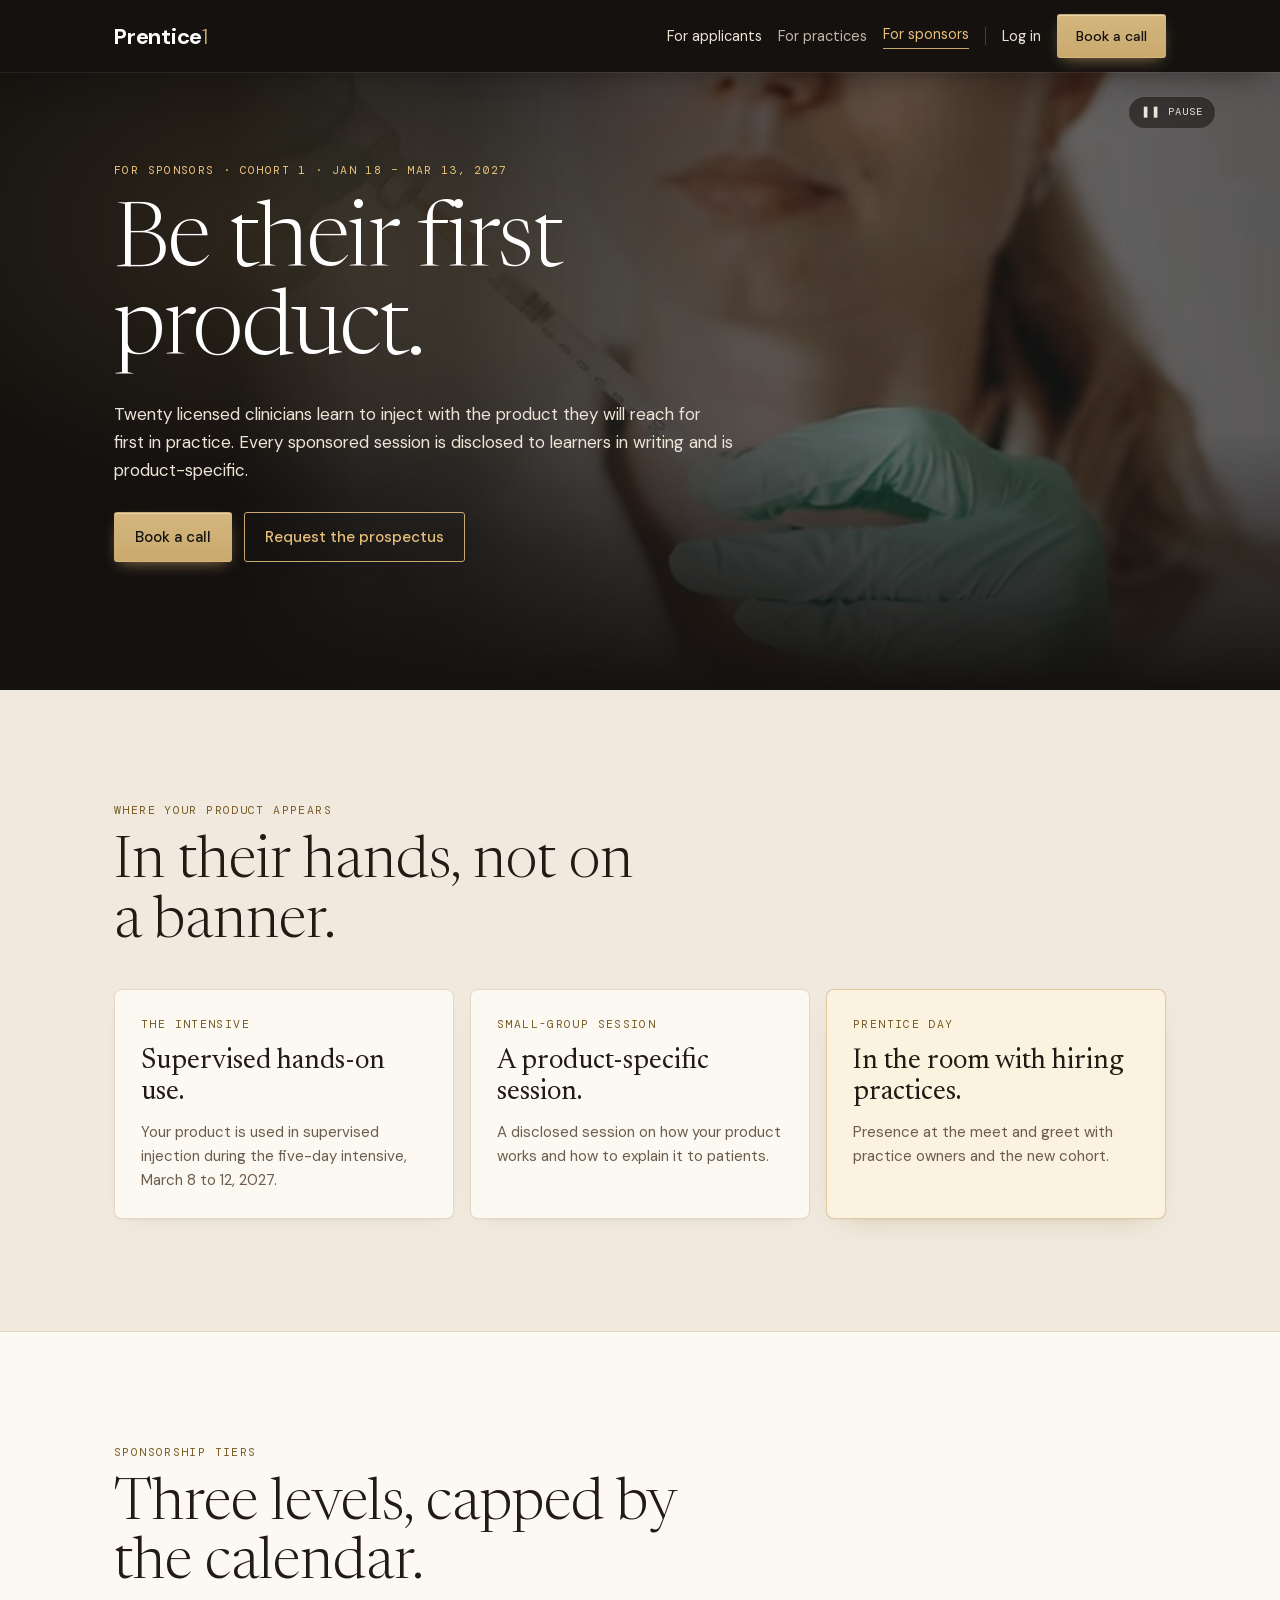
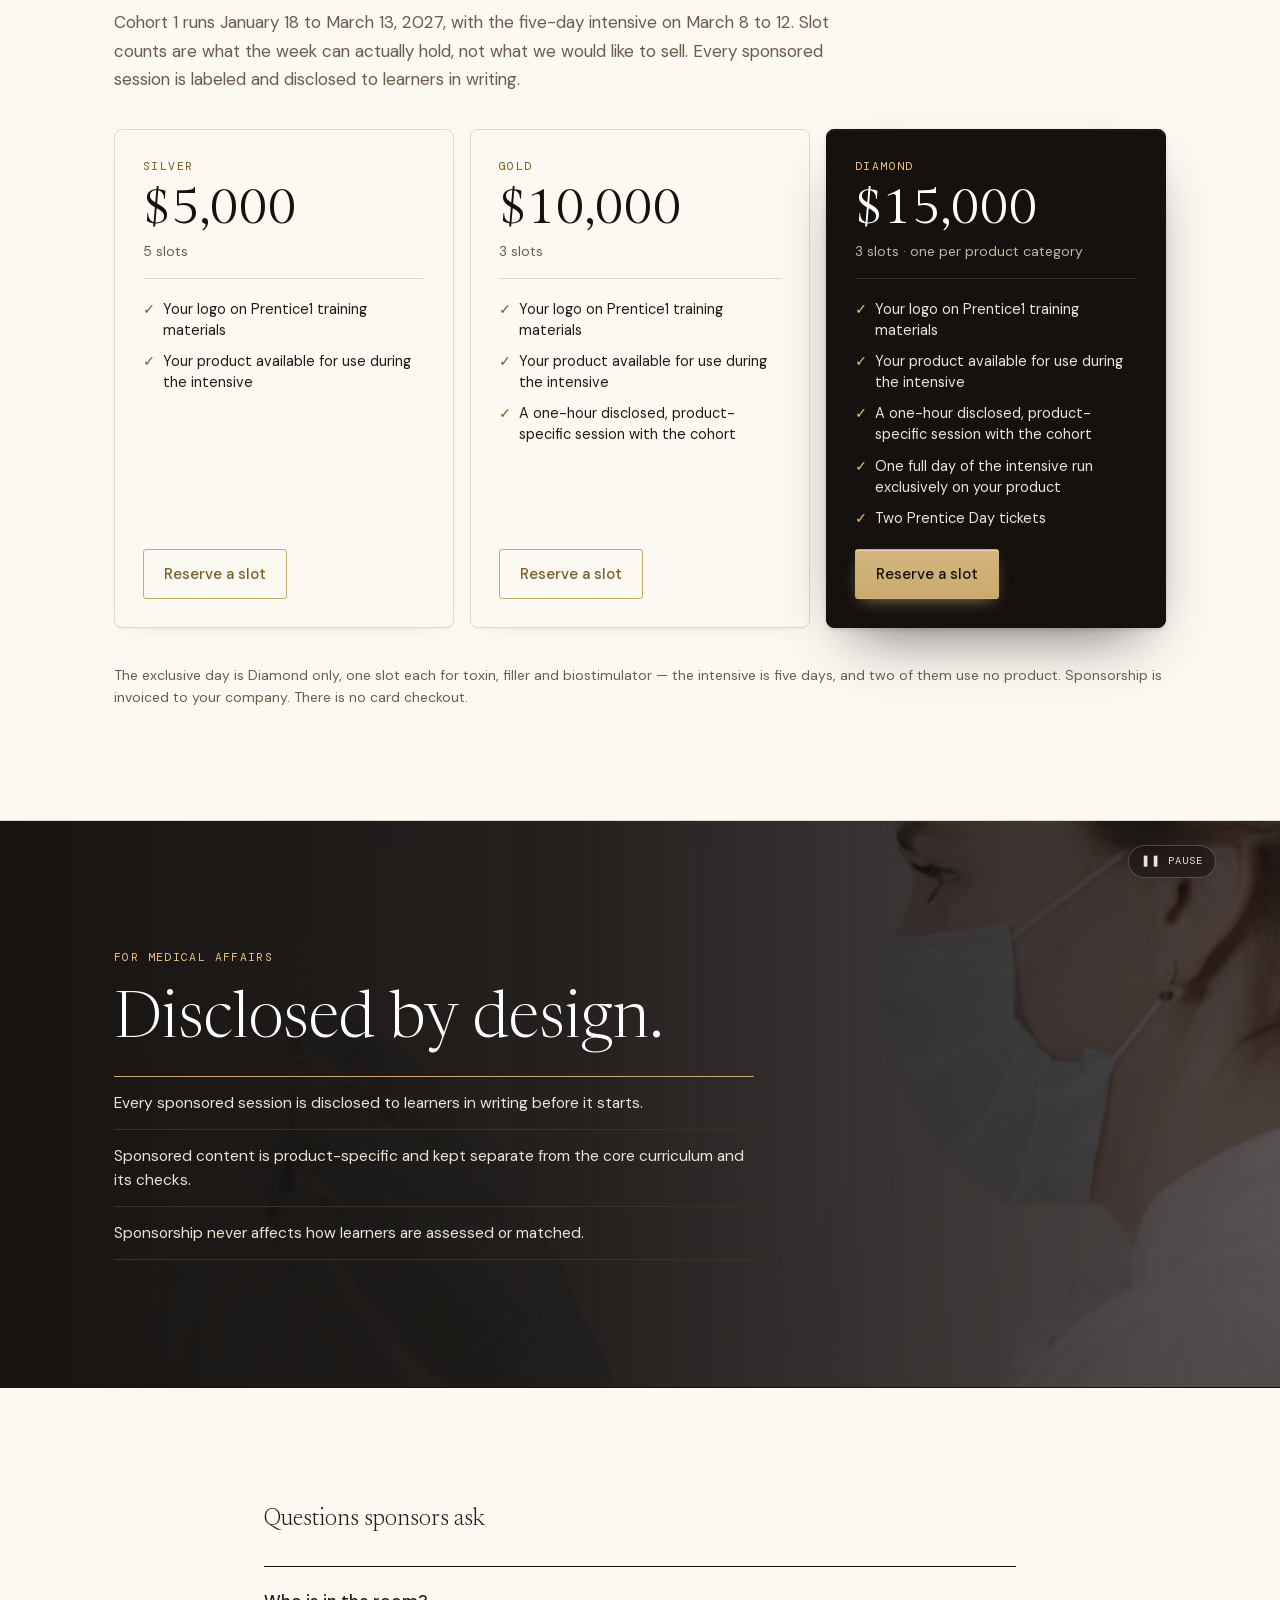
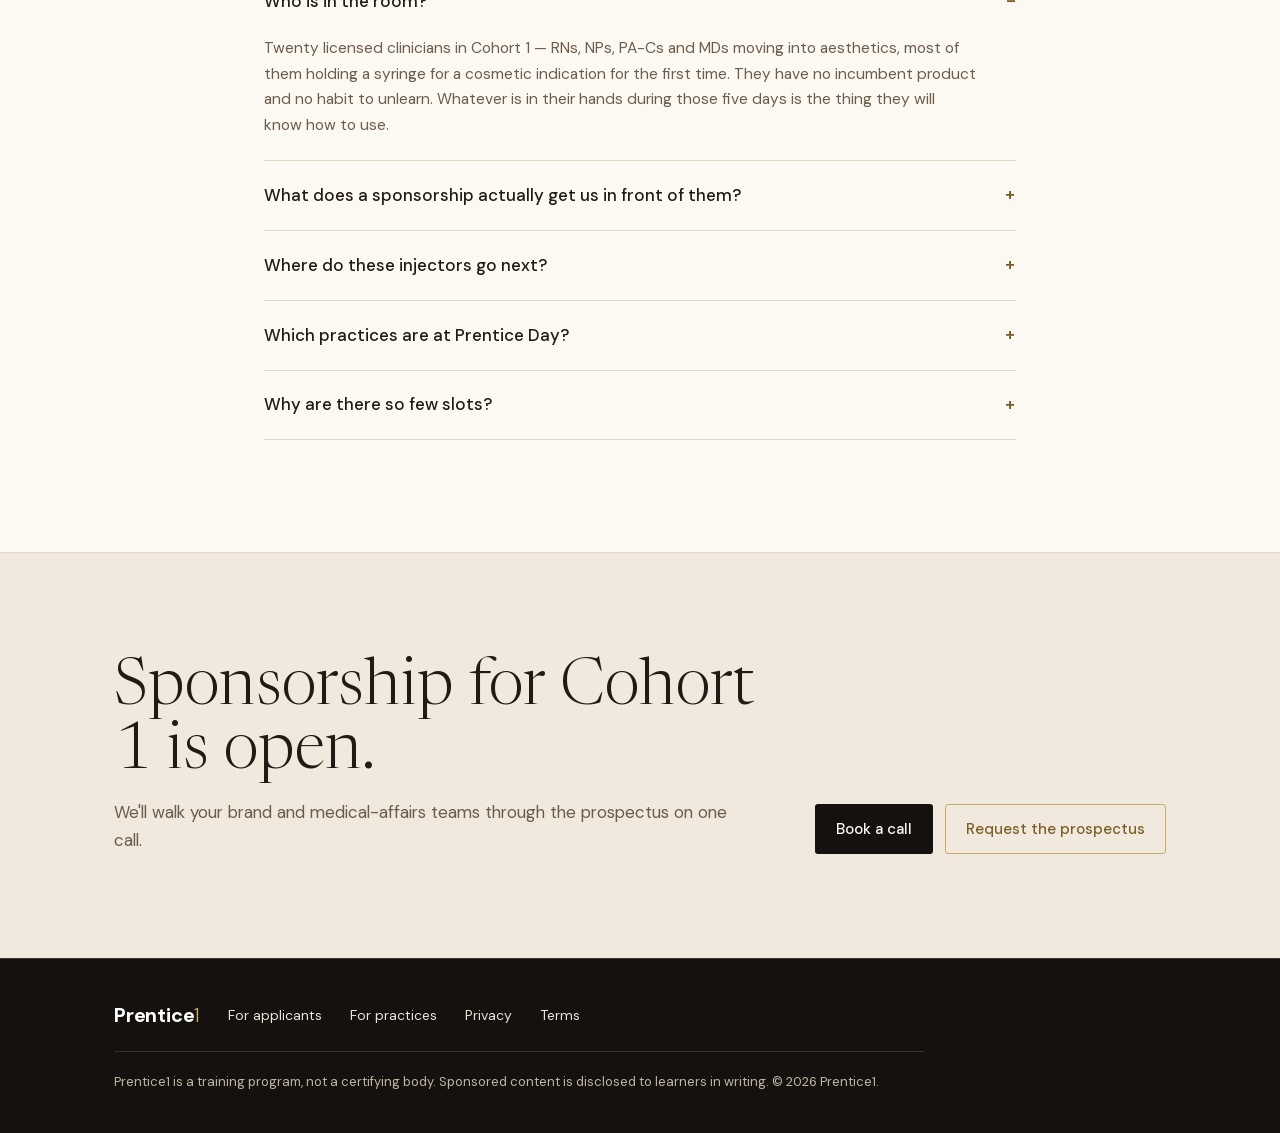
<file: sponsors/index.html>
<!doctype html>
<html lang="en">
<head>
<meta charset="utf-8">
<meta name="viewport" content="width=device-width, initial-scale=1, viewport-fit=cover">
<meta name="theme-color" content="#14110F">

<title>For sponsors · Prentice1</title>
<meta name="description" content="Twenty licensed clinicians learn to inject with the product they will reach for first in practice. Disclosed, product-specific sponsorship for Cohort 1 in Los Angeles.">
<link rel="canonical" href="https://prentice1.com/sponsors/">

<meta property="og:type" content="website">
<meta property="og:url" content="https://prentice1.com/sponsors/">
<meta property="og:site_name" content="Prentice1">
<meta property="og:title" content="For sponsors · Prentice1">
<meta property="og:description" content="Be their first product. Disclosed, product-specific sponsorship for Cohort 1, Los Angeles.">
<meta property="og:image" content="https://prentice1.com/assets/og/sponsors.jpg">
<meta property="og:image:width" content="1200">
<meta property="og:image:height" content="630">
<meta name="twitter:card" content="summary_large_image">
<meta name="twitter:title" content="For sponsors · Prentice1">
<meta name="twitter:description" content="Be their first product. Disclosed, product-specific sponsorship for Cohort 1, Los Angeles.">
<meta name="twitter:image" content="https://prentice1.com/assets/og/sponsors.jpg">

<link rel="icon" href="/favicon.ico" sizes="any">
<link rel="icon" href="/assets/og/icon.svg" type="image/svg+xml">
<link rel="apple-touch-icon" href="/apple-touch-icon.png">
<link rel="manifest" href="/site.webmanifest">

<link rel="preconnect" href="https://app.prentice1.com">
<link rel="preload" as="font" type="font/woff2" href="/assets/fonts/DMSans.woff2" crossorigin>
<link rel="preload" as="font" type="font/woff2" href="/assets/fonts/Newsreader.woff2" crossorigin>
<link rel="stylesheet" href="/assets/fonts/fonts.css">
<link rel="stylesheet" href="/assets/css/site.css">

<script type="application/ld+json">
{
  "@context": "https://schema.org",
  "@type": "Organization",
  "@id": "https://prentice1.com/#org",
  "name": "Prentice1",
  "url": "https://prentice1.com/",
  "email": "hello@prentice1.com",
  "description": "An aesthetic injector training and placement program in Los Angeles.",
  "disambiguatingDescription": "Prentice1 is a training program, not a certifying body."
}
</script>
</head>
<body>

<a class="skip" href="#main">Skip to content</a>
<div class="progress" aria-hidden="true"></div>

<header class="header">
  <div class="header__inner">
    <a class="wordmark" href="/">Prentice<span>1</span></a>
    <button class="menu-btn" data-menu-toggle aria-expanded="false" aria-controls="primary-nav">Menu</button>
    <nav class="nav" id="primary-nav" aria-label="Main">
      <a class="nav__link" href="/">For applicants</a>
      <a class="nav__link nav__link--dim" href="/practices/">For practices</a>
      <a class="nav__link nav__link--current" href="/sponsors/" aria-current="page">For sponsors</a>
      <span class="nav__divider" id="authDivider" aria-hidden="true" hidden></span>
      <a class="nav__link auth" id="authLogIn" href="https://app.prentice1.com/login" hidden>Log in</a>
      <a class="nav__link auth" id="authDashboard" href="https://app.prentice1.com/dashboard" hidden>Dashboard</a>
      <a class="nav__link nav__link--dim auth" id="authLogOut" href="https://app.prentice1.com/logout" hidden>Log out</a>
      <a class="btn btn--gold nav__cta" href="https://calendly.com/hello-prentice1/30min">Book a call</a>
    </nav>
  </div>
</header>

<main id="main">

  <!-- Hero ----------------------------------------------------------------- -->
  <section class="hero">
    <div class="hero__media">
      <video class="hero__video hero__video--syringe" data-bgv autoplay muted loop playsinline preload="metadata"
             poster="/assets/img/syringe-portrait-poster.jpg" aria-hidden="true">
        <source src="/assets/video/syringe-portrait.webm" type="video/webm">
        <source src="/assets/video/syringe-portrait.mp4" type="video/mp4">
      </video>
      <div class="hero__scrim" aria-hidden="true"></div>
      <div class="hero__fade" aria-hidden="true"></div>
      <button class="pause-pill" data-video-toggle type="button" aria-label="Pause background video">❚❚ PAUSE</button>
    </div>
    <div class="hero__glow" aria-hidden="true"></div>
    <div class="hero__inner hero__inner--closed">
      <div class="hero__col">
        <div class="eyebrow eyebrow--on-dark">FOR SPONSORS · COHORT 1 · JAN 18 – MAR 13, 2027</div>
        <h1 class="hero__h1 hero__h1--lg">Be their first product.</h1>
        <p class="hero__lede hero__lede--bright">Twenty licensed clinicians learn to inject with the product they will reach for first in practice. Every sponsored session is disclosed to learners in writing and is product-specific.</p>
        <div class="hero__actions">
          <a class="btn btn--gold" href="https://calendly.com/hello-prentice1/30min">Book a call</a>
          <a class="btn btn--outline" href="#call">Request the prospectus</a>
        </div>
      </div>
    </div>
  </section>

  <!-- Where your product appears -------------------------------------------- -->
  <section class="section">
    <div class="wrap stack-36">
      <div class="sec-head rv">
        <div class="eyebrow">WHERE YOUR PRODUCT APPEARS</div>
        <h2>In their hands, not on a banner.</h2>
      </div>
      <div class="phase-grid">
        <div class="place-card rv">
          <span class="eyebrow">THE INTENSIVE</span>
          <h3>Supervised hands-on use.</h3>
          <p>Your product is used in supervised injection during the five-day intensive, March 8 to 12, 2027.</p>
        </div>
        <div class="place-card rv">
          <span class="eyebrow">SMALL-GROUP SESSION</span>
          <h3>A product-specific session.</h3>
          <p>A disclosed session on how your product works and how to explain it to patients.</p>
        </div>
        <div class="place-card place-card--gold rv">
          <span class="eyebrow">PRENTICE DAY</span>
          <h3>In the room with hiring practices.</h3>
          <p>Presence at the meet and greet with practice owners and the new cohort.</p>
        </div>
      </div>
    </div>
  </section>

  <!-- Tiers ----------------------------------------------------------------- -->
  <section class="section section--cream section--ruled" id="tiers">
    <div class="wrap stack-36">
      <div class="sec-head rv">
        <div class="eyebrow">SPONSORSHIP TIERS</div>
        <h2>Three levels, capped by the calendar.</h2>
        <p class="lede">Cohort 1 runs January 18 to March 13, 2027, with the five-day intensive on March 8 to 12. Slot counts are what the week can actually hold, not what we would like to sell. Every sponsored session is labeled and disclosed to learners in writing.</p>
      </div>

      <div class="tiers">
        <div class="tier rv">
          <div class="tier__head">
            <span class="eyebrow">SILVER</span>
            <span class="tier__price">$5,000</span>
            <span class="tier__slots">5 slots</span>
          </div>
          <ul class="ticks tier__list">
            <li><span class="tick">✓</span><span>Your logo on Prentice1 training materials</span></li>
            <li><span class="tick">✓</span><span>Your product available for use during the intensive</span></li>
          </ul>
          <a class="btn btn--outline-ink tier__cta" href="mailto:hello@prentice1.com?subject=Silver%20sponsorship%20%E2%80%94%20Cohort%201">Reserve a slot</a>
        </div>

        <div class="tier rv">
          <div class="tier__head">
            <span class="eyebrow">GOLD</span>
            <span class="tier__price">$10,000</span>
            <span class="tier__slots">3 slots</span>
          </div>
          <ul class="ticks tier__list">
            <li><span class="tick">✓</span><span>Your logo on Prentice1 training materials</span></li>
            <li><span class="tick">✓</span><span>Your product available for use during the intensive</span></li>
            <li><span class="tick">✓</span><span>A one-hour disclosed, product-specific session with the cohort</span></li>
          </ul>
          <a class="btn btn--outline-ink tier__cta" href="mailto:hello@prentice1.com?subject=Gold%20sponsorship%20%E2%80%94%20Cohort%201">Reserve a slot</a>
        </div>

        <div class="tier tier--feature rv">
          <div class="tier__head">
            <span class="eyebrow eyebrow--on-dark">DIAMOND</span>
            <span class="tier__price">$15,000</span>
            <span class="tier__slots">3 slots · one per product category</span>
          </div>
          <ul class="ticks tier__list">
            <li><span class="tick">✓</span><span>Your logo on Prentice1 training materials</span></li>
            <li><span class="tick">✓</span><span>Your product available for use during the intensive</span></li>
            <li><span class="tick">✓</span><span>A one-hour disclosed, product-specific session with the cohort</span></li>
            <li><span class="tick">✓</span><span>One full day of the intensive run exclusively on your product</span></li>
            <li><span class="tick">✓</span><span>Two Prentice Day tickets</span></li>
          </ul>
          <a class="btn btn--gold tier__cta" href="mailto:hello@prentice1.com?subject=Diamond%20sponsorship%20%E2%80%94%20Cohort%201">Reserve a slot</a>
        </div>
      </div>

      <!-- The exclusive day is Diamond-only and capped at three, one per product
           category, because the intensive is five days and two of them (cadaver
           anatomy and consultation) use no sponsored product at all. The previous
           tier table offered it at Gold and Diamond with five slots each: up to
           ten exclusive days inside a five-day week. -->
      <p class="tiers__note">The exclusive day is Diamond only, one slot each for toxin, filler and biostimulator — the intensive is five days, and two of them use no product. Sponsorship is invoiced to your company. There is no card checkout.</p>
    </div>
  </section>

  <!-- Disclosure ------------------------------------------------------------ -->
  <section class="disclosure">
    <div class="disclosure__media">
      <video data-bgv autoplay muted loop playsinline preload="metadata"
             poster="/assets/img/syringe-profile-poster.jpg" aria-hidden="true">
        <source src="/assets/video/syringe-profile.webm" type="video/webm">
        <source src="/assets/video/syringe-profile.mp4" type="video/mp4">
      </video>
      <div class="disclosure__scrim" aria-hidden="true"></div>
      <button class="pause-pill" data-video-toggle type="button" aria-label="Pause background video">❚❚ PAUSE</button>
    </div>
    <div class="wrap disclosure__inner">
      <div class="eyebrow eyebrow--on-dark">FOR MEDICAL AFFAIRS</div>
      <h2 class="disclosure__h2">Disclosed by design.</h2>
      <ul class="rules">
        <li>Every sponsored session is disclosed to learners in writing before it starts.</li>
        <li>Sponsored content is product-specific and kept separate from the core curriculum and its checks.</li>
        <li>Sponsorship never affects how learners are assessed or matched.</li>
      </ul>
    </div>
  </section>

  <!-- FAQ ------------------------------------------------------------------ -->
  <section class="section section--cream" id="faq">
    <div class="faq-wrap">
      <h2>Questions sponsors ask</h2>
      <div class="faq" data-faq>
        <div class="faq__item">
          <button class="faq__q" data-faq-q type="button" aria-expanded="true" aria-controls="sfaq-a1" id="sfaq-q1">
            <span>Who is in the room?</span><span class="faq__sign" aria-hidden="true"></span>
          </button>
          <div class="faq__a" id="sfaq-a1" role="region" aria-labelledby="sfaq-q1">
            <p>Twenty licensed clinicians in Cohort 1 — RNs, NPs, PA-Cs and MDs moving into aesthetics, most of them holding a syringe for a cosmetic indication for the first time. They have no incumbent product and no habit to unlearn. Whatever is in their hands during those five days is the thing they will know how to use.</p>
          </div>
        </div>
        <div class="faq__item">
          <button class="faq__q" data-faq-q type="button" aria-expanded="false" aria-controls="sfaq-a2" id="sfaq-q2">
            <span>What does a sponsorship actually get us in front of them?</span><span class="faq__sign" aria-hidden="true"></span>
          </button>
          <div class="faq__a" id="sfaq-a2" role="region" aria-labelledby="sfaq-q2" hidden>
            <p>Time, not signage. Every tier puts your product in their hands during supervised injection in the five-day intensive. Gold and Diamond add a one-hour disclosed session on how your product works and how to explain it to a patient. Diamond adds a full day of the intensive run exclusively on your product, and two tickets to Prentice Day — the only way a sponsor is in the room when the practices are.</p>
          </div>
        </div>
        <div class="faq__item">
          <button class="faq__q" data-faq-q type="button" aria-expanded="false" aria-controls="sfaq-a3" id="sfaq-q3">
            <span>Where do these injectors go next?</span><span class="faq__sign" aria-hidden="true"></span>
          </button>
          <div class="faq__a" id="sfaq-a3" role="region" aria-labelledby="sfaq-q3" hidden>
            <p>Into Southern California practices that are hiring. Candidates are matched to practices by profile before the day, interview on Prentice Day, March 13 — the morning after the intensive ends — and we stay with them through their first 90 days in the role. These are people entering the field, not switching within it. The brands in the room are the ones they hone the craft with and build technical skill on — in their hands while the technique is still forming, not put in front of them once it has settled.</p>
          </div>
        </div>
        <div class="faq__item">
          <button class="faq__q" data-faq-q type="button" aria-expanded="false" aria-controls="sfaq-a4" id="sfaq-q4">
            <span>Which practices are at Prentice Day?</span><span class="faq__sign" aria-hidden="true"></span>
          </button>
          <div class="faq__a" id="sfaq-a4" role="region" aria-labelledby="sfaq-q4" hidden>
            <p>Aesthetic practices across Southern California with a role open and a hiring decision to make — owners and medical directors, not recruiters. The roster for Cohort 1 is being confirmed now and will be published as practices sign on. If a buying account of yours should be in that room, tell us on the call and we will invite them.</p>
          </div>
        </div>
        <div class="faq__item">
          <button class="faq__q" data-faq-q type="button" aria-expanded="false" aria-controls="sfaq-a5" id="sfaq-q5">
            <span>Why are there so few slots?</span><span class="faq__sign" aria-hidden="true"></span>
          </button>
          <div class="faq__a" id="sfaq-a5" role="region" aria-labelledby="sfaq-q5" hidden>
            <p>Because the intensive is five days and two of them — cadaver anatomy and consultation — use no product at all. That leaves three days that can be run exclusively on one product, so there are three Diamond slots, one each for toxin, filler and biostimulator. We would rather turn a sponsor away than sell a day that does not exist.</p>
          </div>
        </div>
      </div>
    </div>
  </section>

  <!-- Call ------------------------------------------------------------------ -->
  <section class="section section--cta section--top-rule" id="call">
    <div class="wrap cta-split">
      <div class="cta-split__col rv">
        <h2>Sponsorship for Cohort 1 is open.</h2>
        <p>We'll walk your brand and medical-affairs teams through the prospectus on one call.</p>
      </div>
      <div class="cta-split__actions">
        <a class="btn btn--ink" href="https://calendly.com/hello-prentice1/30min">Book a call</a>
        <a class="btn btn--outline-ink" href="mailto:hello@prentice1.com?subject=Sponsor%20prospectus%20%E2%80%94%20Cohort%201">Request the prospectus</a>
      </div>
    </div>
  </section>

</main>

<footer class="footer footer--compact">
  <div class="wrap">
    <div class="footer__row">
      <span class="wordmark wordmark--sm">Prentice<span>1</span></span>
      <a href="/">For applicants</a>
      <a href="/practices/">For practices</a>
      <a href="/privacy/">Privacy</a>
      <a href="/terms/">Terms</a>
    </div>
    <p class="footer__legal">Prentice1 is a training program, not a certifying body. Sponsored content is disclosed to learners in writing. © 2026 Prentice1.</p>
  </div>
</footer>

<script src="/assets/js/site.js" defer></script>
</body>
</html>
</file>
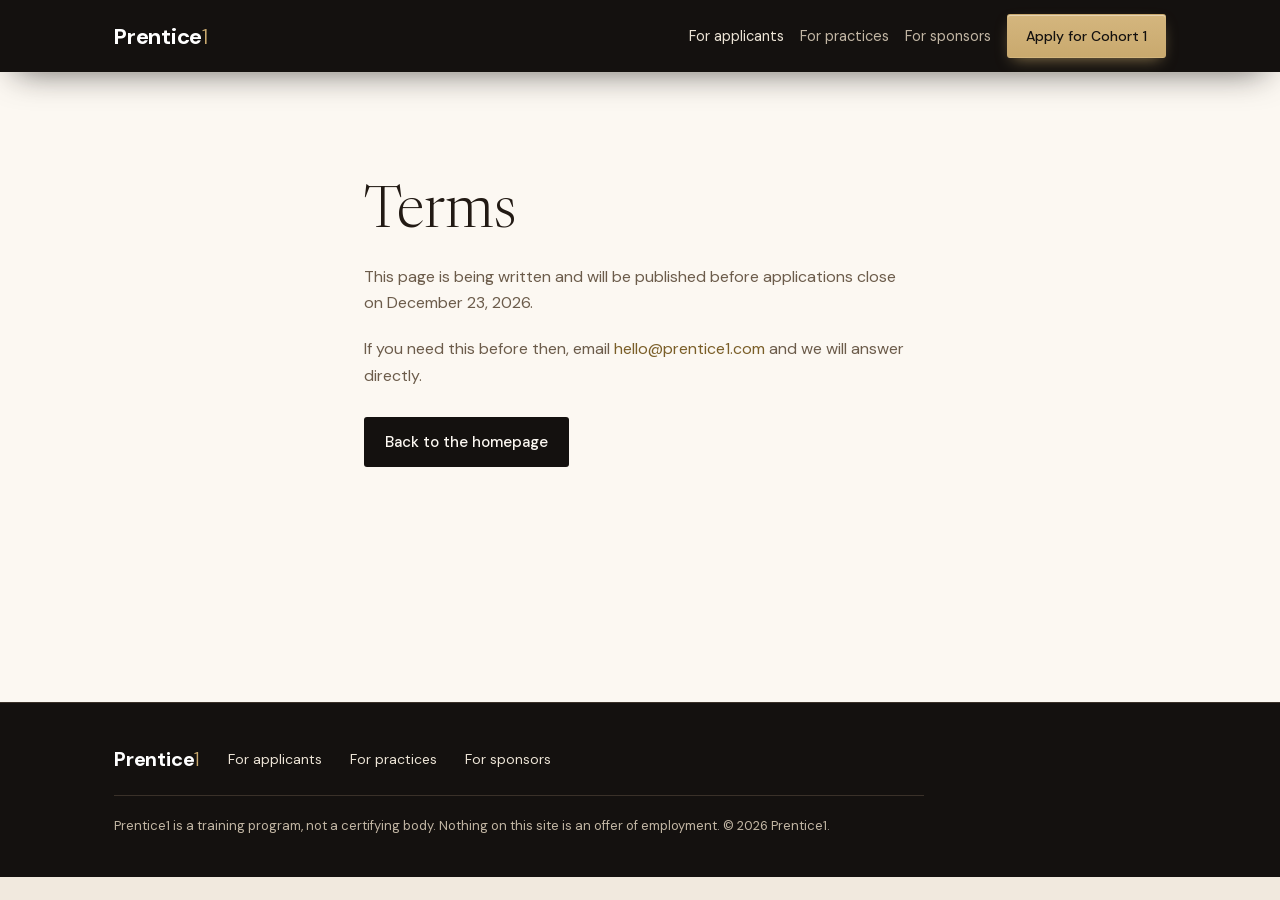
<file: terms/index.html>
<!doctype html>
<html lang="en">
<head>
<meta charset="utf-8">
<meta name="viewport" content="width=device-width, initial-scale=1, viewport-fit=cover">
<meta name="theme-color" content="#14110F">
<title>Terms · Prentice1</title>
<meta name="description" content="The terms that apply to using prentice1.com and to Prentice1 training.">
<meta name="robots" content="noindex,follow">
<link rel="canonical" href="https://prentice1.com/terms/">
<link rel="icon" href="/favicon.ico" sizes="any">
<link rel="icon" href="/assets/og/icon.svg" type="image/svg+xml">
<link rel="apple-touch-icon" href="/apple-touch-icon.png">
<link rel="manifest" href="/site.webmanifest">
<link rel="stylesheet" href="/assets/fonts/fonts.css">
<link rel="stylesheet" href="/assets/css/site.css">
</head>
<body>
<a class="skip" href="#main">Skip to content</a>
<header class="header">
  <div class="header__inner">
    <a class="wordmark" href="/">Prentice<span>1</span></a>
    <button class="menu-btn" data-menu-toggle aria-expanded="false" aria-controls="primary-nav">Menu</button>
    <nav class="nav" id="primary-nav" aria-label="Main">
      <a class="nav__link" href="/">For applicants</a>
      <a class="nav__link nav__link--dim" href="/practices/">For practices</a>
      <a class="nav__link nav__link--dim" href="/sponsors/">For sponsors</a>
      <a class="btn btn--gold nav__cta" href="/apply/">Apply for Cohort 1</a>
    </nav>
  </div>
</header>
<main id="main" class="plain">
  <div class="plain__wrap">
    <h1>Terms</h1>
    <p>This page is being written and will be published before applications close on December 23, 2026.</p>
    <p>If you need this before then, email <a href="mailto:hello@prentice1.com">hello@prentice1.com</a> and we will answer directly.</p>
    <div class="plain__actions">
      <a class="btn btn--ink" href="/">Back to the homepage</a>
    </div>
  </div>
</main>
<footer class="footer footer--compact">
  <div class="wrap">
    <div class="footer__row">
      <span class="wordmark wordmark--sm">Prentice<span>1</span></span>
      <a href="/">For applicants</a>
      <a href="/practices/">For practices</a>
      <a href="/sponsors/">For sponsors</a>
    </div>
    <p class="footer__legal">Prentice1 is a training program, not a certifying body. Nothing on this site is an offer of employment. &copy; 2026 Prentice1.</p>
  </div>
</footer>
<script src="/assets/js/site.js" defer></script>
</body>
</html>
</file>
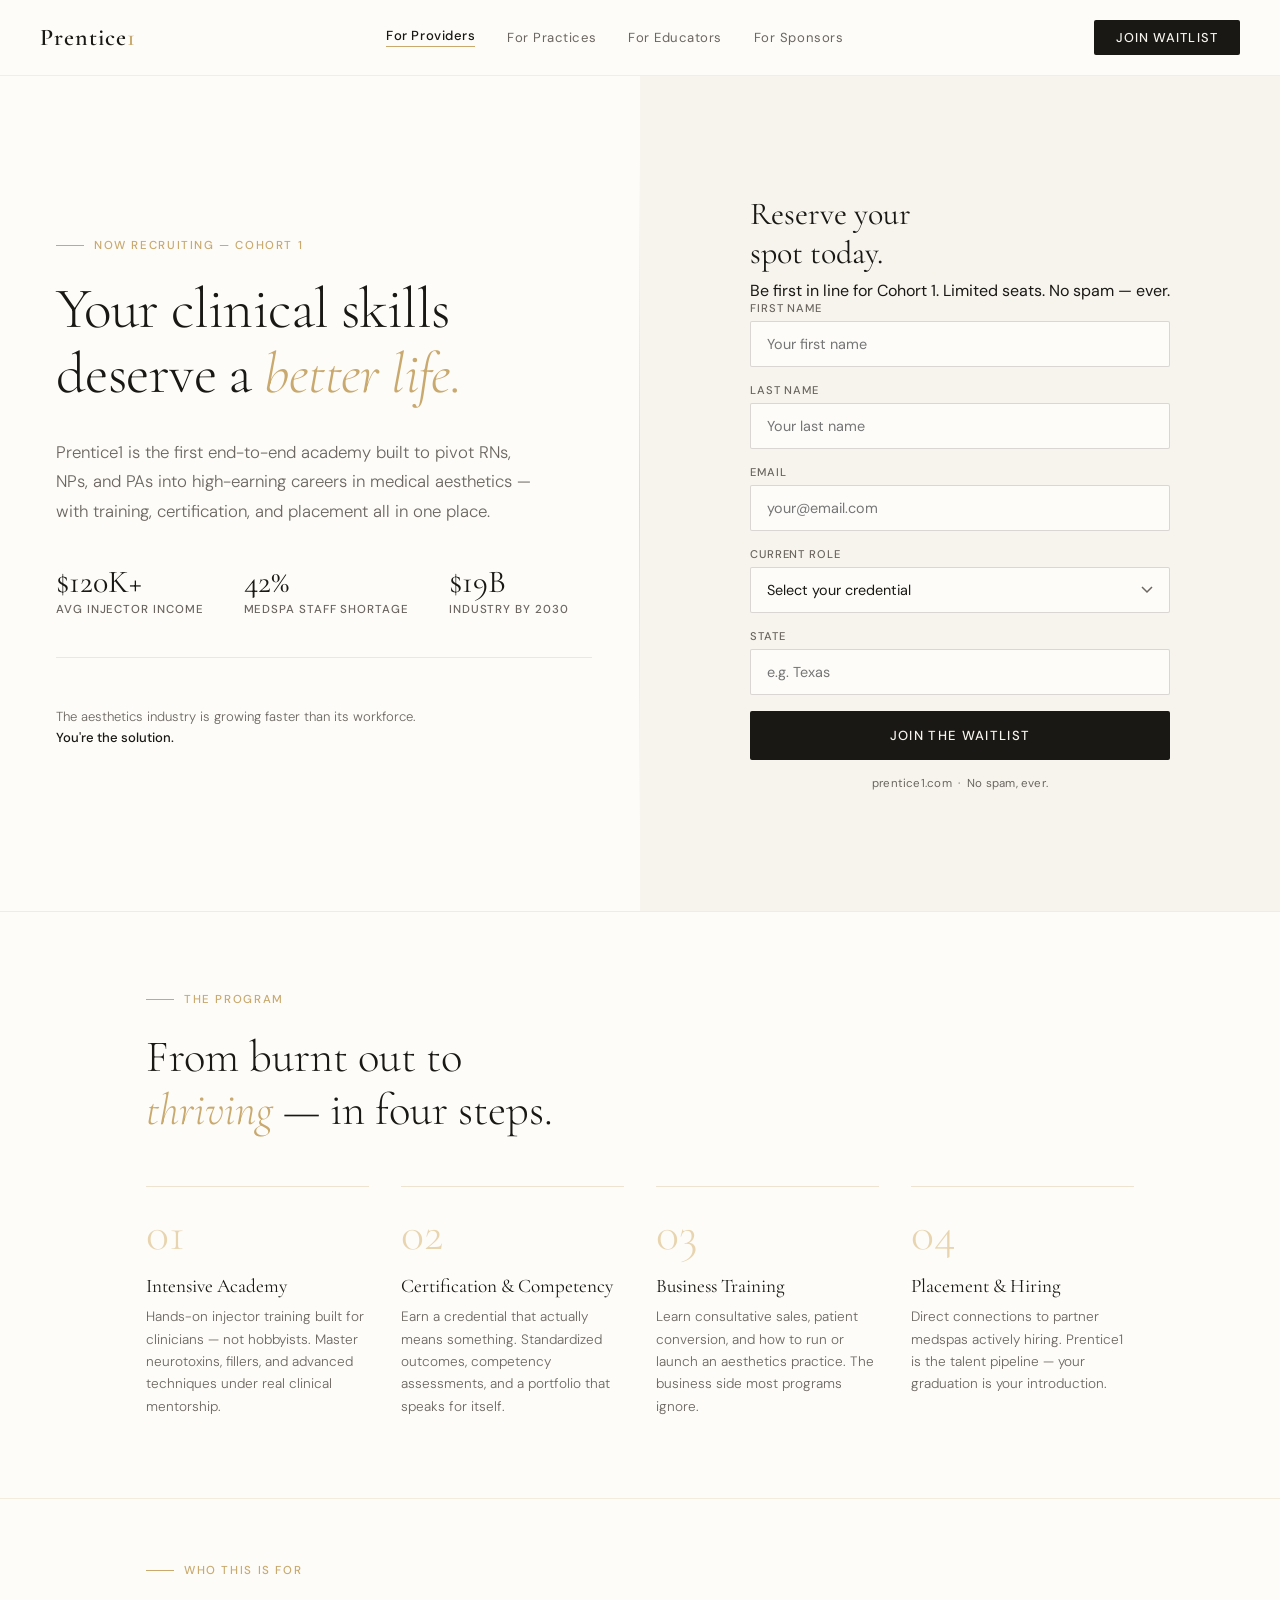
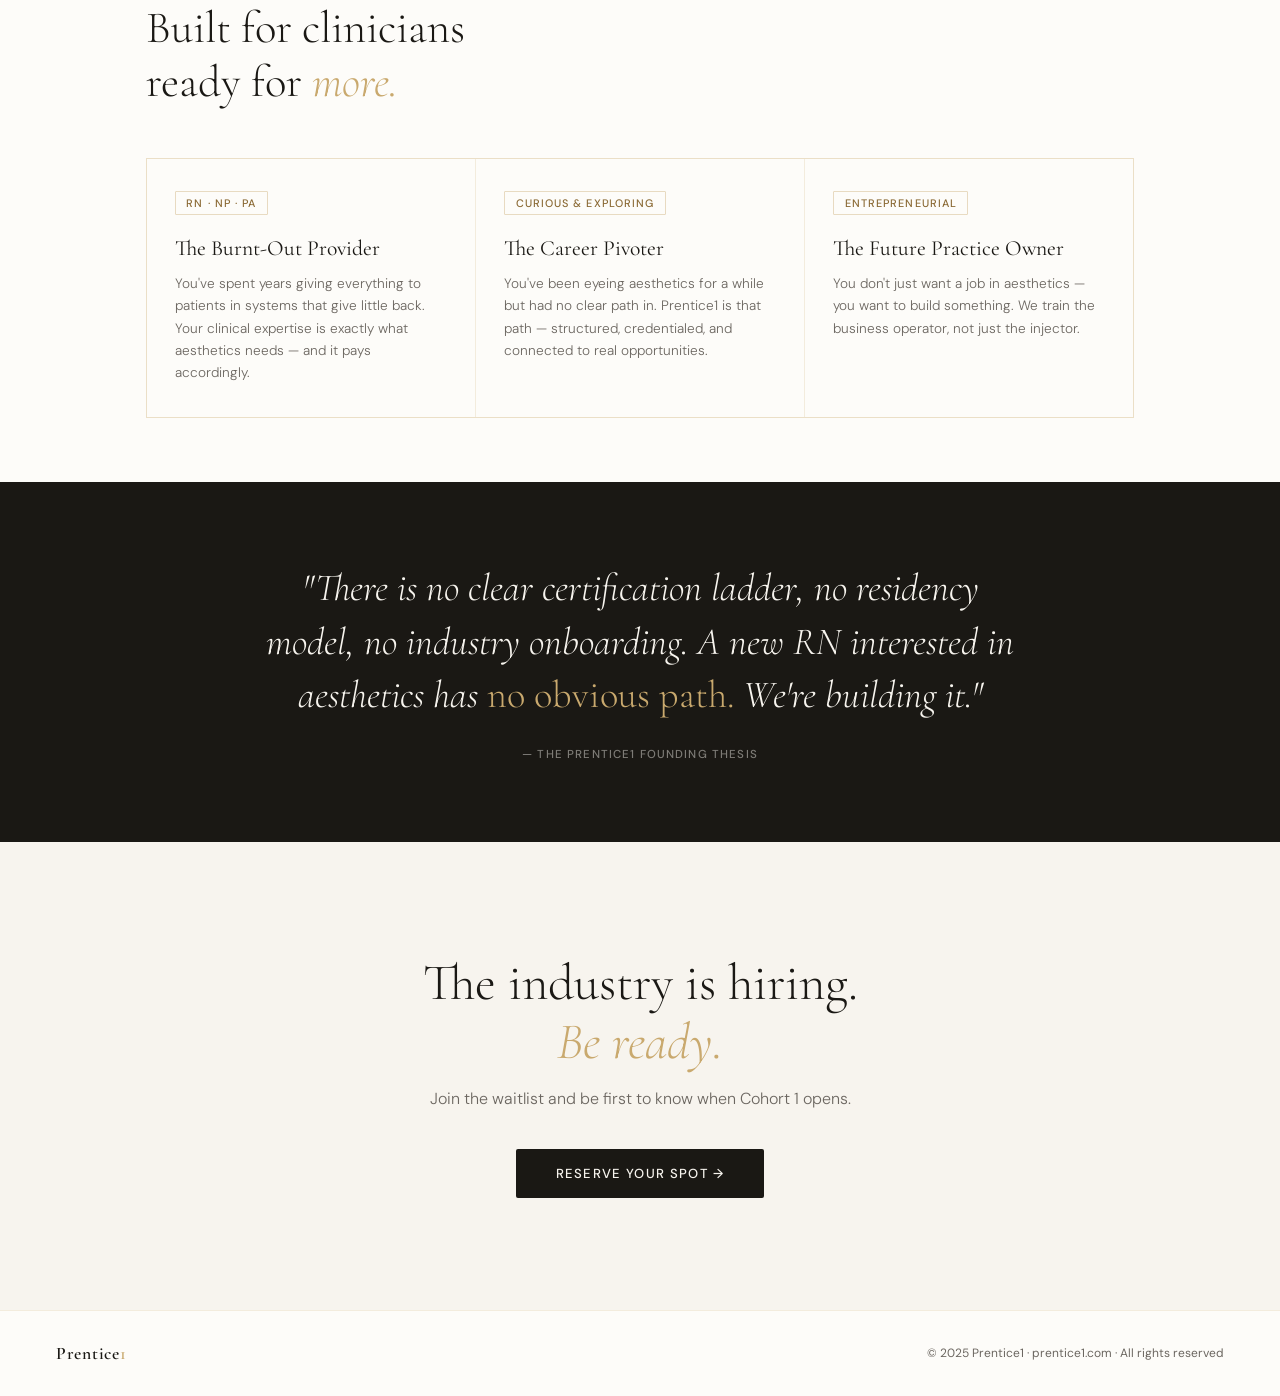
<file: prentice1-site (2).html>
<!DOCTYPE html>
<html lang="en">
<head>
<meta charset="UTF-8">
<meta name="viewport" content="width=device-width, initial-scale=1.0">
<title>Prentice1 — Your Pivot Starts Here</title>
<link rel="preconnect" href="https://fonts.googleapis.com">
<link href="https://fonts.googleapis.com/css2?family=Cormorant+Garamond:ital,wght@0,300;0,400;0,600;1,300;1,400&family=DM+Sans:wght@300;400;500&display=swap" rel="stylesheet">
<style>
/* ============================================================
   GLOBAL RESET & VARIABLES
   ============================================================ */
*, *::before, *::after { box-sizing: border-box; margin: 0; padding: 0; }

:root {
  --cream: #F7F4EE;
  --warm-white: #FDFCF9;
  --charcoal: #1A1814;
  --gold: #C9A96E;
  --gold-light: #E8D5B0;
  --gold-pale: #F5EDD8;
  --muted: #6B6660;
  --rose: #C4776A;
  --slate: #2C3A4A;
  --slate-light: #E8EDF2;
  --ink: #0F1A2A;
  --ink-mid: #1C2E42;
  --ink-light: #E4ECF5;
  --ink-pale: #F0F4F8;
}

html { scroll-behavior: smooth; }
body { font-family: 'DM Sans', sans-serif; background: var(--warm-white); color: var(--charcoal); overflow-x: hidden; }

/* ============================================================
   PAGE SYSTEM — show/hide
   ============================================================ */
.page { display: none; }
.page.active { display: block; }

/* ============================================================
   SHARED NAV
   ============================================================ */
nav {
  display: flex; align-items: center; justify-content: space-between;
  padding: 1.25rem 2.5rem;
  background: rgba(253,252,249,0.96);
  border-bottom: 1px solid rgba(201,169,110,0.18);
  position: sticky; top: 0; z-index: 100;
}
.nav-logo {
  font-family: 'Cormorant Garamond', serif; font-size: 1.5rem;
  font-weight: 600; letter-spacing: 0.04em; color: var(--charcoal); cursor: pointer;
}
.nav-logo span { color: var(--gold); }
.nav-links { display: flex; align-items: center; gap: 2rem; }
.nav-link {
  font-size: 0.82rem; font-weight: 400; color: var(--muted);
  letter-spacing: 0.04em; cursor: pointer; transition: color 0.2s;
  border: none; background: none; font-family: 'DM Sans', sans-serif;
  padding: 0; text-decoration: none;
}
.nav-link:hover { color: var(--charcoal); }
.nav-link.active { color: var(--charcoal); font-weight: 500; border-bottom: 1px solid var(--gold); padding-bottom: 2px; }
.nav-cta {
  background: var(--charcoal); color: var(--cream); border: none;
  padding: 0.55rem 1.4rem; border-radius: 2px; font-family: 'DM Sans', sans-serif;
  font-size: 0.8rem; font-weight: 500; letter-spacing: 0.08em;
  text-transform: uppercase; cursor: pointer; transition: background 0.2s;
}
.nav-cta:hover { background: var(--gold); color: var(--charcoal); }

/* ============================================================
   SHARED UTILITIES
   ============================================================ */
.eyebrow {
  font-family: 'DM Sans', sans-serif; font-size: 0.72rem; font-weight: 500;
  letter-spacing: 0.14em; text-transform: uppercase; color: var(--gold);
  margin-bottom: 1.5rem; display: flex; align-items: center; gap: 10px;
}
.eyebrow::before { content: ''; display: block; width: 28px; height: 1px; background: var(--gold); }
.divider { width: 100%; height: 1px; background: rgba(201,169,110,0.2); }

.form-group { margin-bottom: 1rem; }
.form-group label {
  display: block; font-size: 0.7rem; font-weight: 500;
  letter-spacing: 0.08em; text-transform: uppercase; color: var(--muted); margin-bottom: 0.4rem;
}
.form-group input,
.form-group select,
.form-group textarea {
  width: 100%; padding: 0.8rem 1rem; border: 1px solid rgba(107,102,96,0.25);
  border-radius: 2px; background: var(--warm-white); font-family: 'DM Sans', sans-serif;
  font-size: 0.9rem; color: var(--charcoal); outline: none; transition: border-color 0.2s;
  -webkit-appearance: none;
}
.form-group input:focus,
.form-group select:focus,
.form-group textarea:focus { border-color: var(--gold); }
.form-group select {
  background-image: url("data:image/svg+xml,%3Csvg xmlns='http://www.w3.org/2000/svg' width='12' height='8' viewBox='0 0 12 8'%3E%3Cpath d='M1 1l5 5 5-5' stroke='%236B6660' stroke-width='1.5' fill='none'/%3E%3C/svg%3E");
  background-repeat: no-repeat; background-position: right 1rem center;
  padding-right: 2.5rem; cursor: pointer;
}
.form-group textarea { resize: vertical; min-height: 90px; line-height: 1.6; }
.form-row { display: grid; grid-template-columns: 1fr 1fr; gap: 1rem; }

.submit-btn {
  width: 100%; padding: 1rem; background: var(--charcoal); color: var(--cream);
  border: none; border-radius: 2px; font-family: 'DM Sans', sans-serif;
  font-size: 0.82rem; font-weight: 500; letter-spacing: 0.1em; text-transform: uppercase;
  cursor: pointer; margin-top: 0.5rem; transition: all 0.2s;
  display: flex; align-items: center; justify-content: center; gap: 8px;
}
.submit-btn:hover:not(:disabled) { background: var(--gold); color: var(--charcoal); }
.submit-btn:disabled { opacity: 0.6; cursor: not-allowed; }

.success-state { display: none; text-align: center; padding: 3rem 1rem; }
.success-icon {
  width: 56px; height: 56px; border: 1.5px solid var(--gold); border-radius: 50%;
  display: flex; align-items: center; justify-content: center; margin: 0 auto 1.5rem; font-size: 1.4rem;
  color: var(--gold);
}
.success-state h3 { font-family: 'Cormorant Garamond', serif; font-size: 1.8rem; font-weight: 400; margin-bottom: 0.75rem; color: var(--charcoal); }
.success-state p { font-size: 0.9rem; color: var(--muted); line-height: 1.7; font-weight: 300; }
.ai-response {
  margin-top: 1.5rem; padding: 1rem 1.25rem; background: var(--gold-pale);
  border-left: 2px solid var(--gold); font-family: 'Cormorant Garamond', serif;
  font-size: 1.05rem; font-weight: 300; line-height: 1.65; font-style: italic;
  color: var(--charcoal); display: none;
}

@keyframes spin { to { transform: rotate(360deg); } }
.spinner {
  width: 16px; height: 16px; border: 1.5px solid rgba(253,252,249,0.4);
  border-top-color: var(--cream); border-radius: 50%;
  animation: spin 0.7s linear infinite; display: none;
}

footer {
  padding: 2rem 3.5rem; border-top: 1px solid rgba(201,169,110,0.2);
  display: flex; align-items: center; justify-content: space-between;
  background: var(--warm-white);
}
.footer-logo { font-family: 'Cormorant Garamond', serif; font-size: 1.1rem; font-weight: 600; letter-spacing: 0.04em; color: var(--charcoal); }
.footer-logo span { color: var(--gold); }
footer p { font-size: 0.75rem; color: var(--muted); }

/* ============================================================
   PAGE 1 — HOME (FOR PROVIDERS)
   ============================================================ */
#page-home .hero {
  display: grid; grid-template-columns: 1fr 1fr; min-height: calc(100vh - 65px);
}
#page-home .hero-left {
  padding: 5rem 3rem 5rem 3.5rem; display: flex; flex-direction: column;
  justify-content: center; position: relative;
}
#page-home .hero-left::after {
  content: ''; position: absolute; right: 0; top: 10%; bottom: 10%;
  width: 1px; background: linear-gradient(to bottom, transparent, rgba(201,169,110,0.4), transparent);
}
#page-home h1 {
  font-family: 'Cormorant Garamond', serif; font-size: clamp(2.8rem, 4.5vw, 4.2rem);
  font-weight: 300; line-height: 1.12; letter-spacing: -0.01em;
  margin-bottom: 2rem; color: var(--charcoal);
}
#page-home h1 em { font-style: italic; color: var(--gold); }
.hero-sub {
  font-size: 1.05rem; line-height: 1.75; color: var(--muted);
  max-width: 480px; margin-bottom: 2.5rem; font-weight: 300;
}
.hero-stats {
  display: flex; gap: 2.5rem; margin-bottom: 3rem;
  padding-bottom: 2.5rem; border-bottom: 1px solid rgba(201,169,110,0.25);
}
.stat-item { display: flex; flex-direction: column; gap: 4px; }
.stat-num { font-family: 'Cormorant Garamond', serif; font-size: 2rem; font-weight: 400; color: var(--charcoal); line-height: 1; }
.stat-label { font-size: 0.72rem; font-weight: 500; letter-spacing: 0.08em; text-transform: uppercase; color: var(--muted); }
.hero-note { font-size: 0.82rem; color: var(--muted); font-weight: 300; line-height: 1.6; }
.hero-note strong { color: var(--charcoal); font-weight: 500; }

#page-home .hero-right {
  background: var(--cream); display: flex; align-items: center;
  justify-content: center; padding: 4rem 3rem;
}
.form-card { width: 100%; max-width: 420px; }
.form-card h2 { font-family: 'Cormorant Garamond', serif; font-size: 2rem; font-weight: 400; margin-bottom: 0.5rem; line-height: 1.2; color: var(--charcoal); }
.form-card > p { font-size: 0.9rem; color: var(--muted); margin-bottom: 2rem; line-height: 1.6; font-weight: 300; }
.privacy-note { text-align: center; font-size: 0.72rem; color: var(--muted); margin-top: 1rem; letter-spacing: 0.02em; }

.section { padding: 5rem 3.5rem; max-width: 1100px; margin: 0 auto; }
.section-h2 { font-family: 'Cormorant Garamond', serif; font-size: clamp(2rem, 3.5vw, 2.8rem); font-weight: 300; margin-bottom: 3rem; max-width: 520px; line-height: 1.2; color: var(--charcoal); }
.section-h2 em { font-style: italic; color: var(--gold); }

.steps-grid { display: grid; grid-template-columns: repeat(4, 1fr); gap: 2rem; }
.step { position: relative; padding-top: 1.5rem; }
.step::before { content: ''; position: absolute; top: 0; left: 0; width: 100%; height: 1px; background: rgba(201,169,110,0.3); }
.step-num { font-family: 'Cormorant Garamond', serif; font-size: 3rem; font-weight: 300; color: var(--gold-light); line-height: 1; margin-bottom: 1rem; }
.step h3 { font-family: 'Cormorant Garamond', serif; font-size: 1.2rem; font-weight: 400; margin-bottom: 0.5rem; color: var(--charcoal); }
.step p { font-size: 0.85rem; color: var(--muted); line-height: 1.65; font-weight: 300; }

.for-grid { display: grid; grid-template-columns: repeat(3, 1fr); gap: 1.5px; background: rgba(201,169,110,0.2); border: 1px solid rgba(201,169,110,0.2); margin-top: 2rem; }
.for-card { background: var(--warm-white); padding: 2rem 1.75rem; }
.for-tag {
  display: inline-block; font-size: 0.68rem; font-weight: 500; letter-spacing: 0.1em;
  text-transform: uppercase; color: #8B6A35; border: 1px solid rgba(201,169,110,0.4);
  padding: 0.25rem 0.65rem; border-radius: 1px; margin-bottom: 1.25rem;
}
.for-card h3 { font-family: 'Cormorant Garamond', serif; font-size: 1.35rem; font-weight: 400; margin-bottom: 0.75rem; color: var(--charcoal); }
.for-card p { font-size: 0.85rem; color: var(--muted); line-height: 1.65; font-weight: 300; }

.quote-band { background: var(--charcoal); padding: 5rem 3.5rem; text-align: center; }
.quote-band blockquote { font-family: 'Cormorant Garamond', serif; font-size: clamp(1.6rem, 3vw, 2.4rem); font-weight: 300; font-style: italic; color: var(--cream); max-width: 760px; margin: 0 auto; line-height: 1.4; }
.quote-band blockquote em { color: var(--gold); font-style: normal; }
.quote-band cite { display: block; margin-top: 1.5rem; font-size: 0.72rem; font-weight: 500; letter-spacing: 0.1em; text-transform: uppercase; color: rgba(247,244,238,0.45); font-style: normal; }

.bottom-cta { text-align: center; padding: 7rem 2rem; background: var(--cream); }
.bottom-cta h2 { font-family: 'Cormorant Garamond', serif; font-size: clamp(2rem, 4vw, 3.2rem); font-weight: 300; margin-bottom: 1rem; line-height: 1.15; color: var(--charcoal); }
.bottom-cta h2 em { font-style: italic; color: var(--gold); }
.bottom-cta > p { color: var(--muted); font-size: 1rem; font-weight: 300; margin-bottom: 2.5rem; }
.bottom-cta-btn {
  display: inline-block; padding: 1rem 2.5rem; background: var(--charcoal);
  color: var(--cream); border: none; border-radius: 2px; font-family: 'DM Sans', sans-serif;
  font-size: 0.82rem; font-weight: 500; letter-spacing: 0.1em; text-transform: uppercase;
  cursor: pointer; transition: all 0.2s;
}
.bottom-cta-btn:hover { background: var(--gold); color: var(--charcoal); }

/* ============================================================
   PAGE 2 — FOR PRACTICES
   ============================================================ */
.page-hero-dark {
  background: var(--slate); padding: 0;
  display: grid; grid-template-columns: 1fr 1fr; min-height: 88vh;
}
.page-hero-dark .phl { padding: 5rem 3rem 5rem 3.5rem; display: flex; flex-direction: column; justify-content: center; border-right: 1px solid rgba(201,169,110,0.12); }
.page-hero-dark h1 { font-family: 'Cormorant Garamond', serif; font-size: clamp(2.4rem, 3.5vw, 3.4rem); font-weight: 300; line-height: 1.12; color: var(--cream); margin-bottom: 1.5rem; }
.page-hero-dark h1 em { font-style: italic; color: var(--gold); }
.page-hero-dark .hero-p { font-size: 1rem; line-height: 1.75; color: rgba(247,244,238,0.75); font-weight: 300; max-width: 460px; margin-bottom: 2rem; }

.hero-stats-dark { display: flex; gap: 0; }
.stat-d { display: flex; flex-direction: column; gap: 4px; padding: 0 2.5rem 0 0; margin-right: 2.5rem; border-right: 1px solid rgba(201,169,110,0.25); }
.stat-d:last-child { border-right: none; }
.stat-d-num { font-family: 'Cormorant Garamond', serif; font-size: 2.2rem; font-weight: 300; color: var(--gold); line-height: 1; }
.stat-d-label { font-size: 0.7rem; font-weight: 500; letter-spacing: 0.08em; text-transform: uppercase; color: rgba(247,244,238,0.5); }

.page-hero-dark .phr { background: rgba(255,255,255,0.04); display: flex; flex-direction: column; justify-content: center; padding: 4rem 3rem; }
.panel-label { font-size: 0.68rem; font-weight: 500; letter-spacing: 0.12em; text-transform: uppercase; color: var(--gold); margin-bottom: 1.25rem; }
.candidate-preview { display: flex; flex-direction: column; gap: 0.75rem; }
.cand-row { display: flex; align-items: center; gap: 12px; padding: 0.85rem 1rem; background: rgba(255,255,255,0.06); border-radius: 2px; border: 1px solid rgba(255,255,255,0.08); }
.cand-avatar { width: 36px; height: 36px; border-radius: 50%; background: var(--gold); display: flex; align-items: center; justify-content: center; font-size: 0.75rem; font-weight: 500; color: var(--charcoal); flex-shrink: 0; }
.cand-info { flex: 1; }
.cand-name { font-size: 0.85rem; font-weight: 500; color: var(--cream); }
.cand-sub { font-size: 0.72rem; color: rgba(247,244,238,0.55); margin-top: 2px; }
.cand-badge { font-size: 0.65rem; font-weight: 500; letter-spacing: 0.06em; text-transform: uppercase; padding: 3px 8px; border-radius: 1px; }
.badge-available { background: rgba(29,158,117,0.2); color: #4DBFA0; border: 1px solid rgba(29,158,117,0.3); }
.badge-placed { background: rgba(201,169,110,0.15); color: var(--gold); border: 1px solid rgba(201,169,110,0.25); }
.panel-footer { margin-top: 1rem; font-size: 0.72rem; color: rgba(247,244,238,0.4); letter-spacing: 0.04em; text-align: center; }

.how-grid { display: grid; grid-template-columns: repeat(3, 1fr); gap: 1px; background: rgba(201,169,110,0.15); border: 1px solid rgba(201,169,110,0.15); }
.how-card { background: var(--warm-white); padding: 2.25rem 2rem; }
.how-num { font-family: 'Cormorant Garamond', serif; font-size: 3.5rem; font-weight: 300; color: var(--gold-light); line-height: 1; margin-bottom: 1.25rem; }
.how-card h3 { font-family: 'Cormorant Garamond', serif; font-size: 1.25rem; font-weight: 400; margin-bottom: 0.6rem; color: var(--charcoal); }
.how-card p { font-size: 0.85rem; color: var(--muted); line-height: 1.7; font-weight: 300; }

.features-grid { display: grid; grid-template-columns: 1fr 1fr; gap: 1.5rem; }
.feat { display: flex; gap: 1.25rem; padding: 1.75rem; border: 1px solid rgba(201,169,110,0.18); border-radius: 2px; }
.feat-icon { width: 40px; height: 40px; background: var(--gold-pale); border-radius: 2px; display: flex; align-items: center; justify-content: center; flex-shrink: 0; color: #8B6A35; font-size: 18px; }
.feat h4 { font-family: 'Cormorant Garamond', serif; font-size: 1.15rem; font-weight: 400; margin-bottom: 0.4rem; color: var(--charcoal); }
.feat p { font-size: 0.83rem; color: var(--muted); line-height: 1.65; font-weight: 300; }

.practices-form-section { background: var(--cream); }
.practices-form-inner { max-width: 640px; margin: 0 auto; padding: 5rem 2rem; }
.practices-form-inner h2 { font-family: 'Cormorant Garamond', serif; font-size: 2.2rem; font-weight: 300; margin-bottom: 0.5rem; color: var(--charcoal); }
.practices-form-inner > p { font-size: 0.9rem; color: var(--muted); margin-bottom: 2.5rem; font-weight: 300; line-height: 1.6; }
.submit-btn-slate { background: var(--slate); }
.submit-btn-slate:hover:not(:disabled) { background: var(--gold); color: var(--charcoal); }

/* ============================================================
   PAGE 3 — FOR EDUCATORS
   ============================================================ */
.page-hero-gold { background: var(--gold-pale); border-bottom: 1px solid rgba(201,169,110,0.3); padding: 5.5rem 3.5rem; display: grid; grid-template-columns: 1fr 1fr; gap: 4rem; align-items: center; }
.gold-eyebrow { font-size: 0.72rem; font-weight: 500; letter-spacing: 0.14em; text-transform: uppercase; color: #8B6A35; margin-bottom: 1.25rem; display: flex; align-items: center; gap: 10px; }
.gold-eyebrow::before { content: ''; display: block; width: 28px; height: 1px; background: var(--gold); }
.page-hero-gold h1 { font-family: 'Cormorant Garamond', serif; font-size: clamp(2.4rem, 3.5vw, 3.4rem); font-weight: 300; line-height: 1.12; color: var(--charcoal); margin-bottom: 1.5rem; }
.page-hero-gold h1 em { font-style: italic; color: #8B6A35; }
.page-hero-gold .hero-p { font-size: 1rem; line-height: 1.75; color: var(--muted); font-weight: 300; max-width: 460px; margin-bottom: 2rem; }

.earning-card { background: var(--warm-white); border: 1px solid rgba(201,169,110,0.3); border-radius: 4px; padding: 2rem 2.25rem; }
.earning-label { font-size: 0.68rem; font-weight: 500; letter-spacing: 0.12em; text-transform: uppercase; color: #8B6A35; margin-bottom: 1.5rem; }
.earning-tiers { display: flex; flex-direction: column; }
.tier-row { display: flex; align-items: center; justify-content: space-between; padding: 1rem 0; border-bottom: 1px solid rgba(201,169,110,0.15); }
.tier-row:last-child { border-bottom: none; }
.tier-left { display: flex; flex-direction: column; gap: 3px; }
.tier-name { font-size: 0.88rem; font-weight: 500; color: var(--charcoal); }
.tier-desc { font-size: 0.72rem; color: var(--muted); }
.tier-earn { font-family: 'Cormorant Garamond', serif; font-size: 1.5rem; font-weight: 400; color: #8B6A35; }
.tier-period { font-size: 0.68rem; color: var(--muted); display: block; text-align: right; }
.earning-footer { margin-top: 1.25rem; padding-top: 1rem; border-top: 1px solid rgba(201,169,110,0.2); font-size: 0.72rem; color: var(--muted); text-align: center; }

.teach-grid { display: grid; grid-template-columns: repeat(3, 1fr); gap: 2rem; }
.teach-card { padding: 2rem 1.5rem; border-top: 2px solid var(--gold-light); }
.teach-icon { font-size: 1.5rem; margin-bottom: 1rem; color: var(--gold); }
.teach-card h3 { font-family: 'Cormorant Garamond', serif; font-size: 1.2rem; font-weight: 400; margin-bottom: 0.5rem; color: var(--charcoal); }
.teach-card p { font-size: 0.83rem; color: var(--muted); line-height: 1.7; font-weight: 300; }

.who-band { background: var(--charcoal); padding: 5rem 3.5rem; }
.who-inner { max-width: 1100px; margin: 0 auto; }
.who-eyebrow { font-size: 0.72rem; font-weight: 500; letter-spacing: 0.14em; text-transform: uppercase; color: var(--gold); margin-bottom: 1rem; display: flex; align-items: center; gap: 10px; }
.who-eyebrow::before { content: ''; display: block; width: 28px; height: 1px; background: var(--gold); }
.who-inner h2 { font-family: 'Cormorant Garamond', serif; font-size: clamp(2rem, 3vw, 2.6rem); font-weight: 300; color: var(--cream); margin-bottom: 2.5rem; line-height: 1.2; }
.who-inner h2 em { font-style: italic; color: var(--gold); }
.who-grid { display: grid; grid-template-columns: repeat(3, 1fr); gap: 1px; background: rgba(201,169,110,0.15); border: 1px solid rgba(201,169,110,0.15); }
.who-card { background: var(--slate); padding: 2rem 1.75rem; }
.who-tag { display: inline-block; font-size: 0.65rem; font-weight: 500; letter-spacing: 0.1em; text-transform: uppercase; color: var(--gold); border: 1px solid rgba(201,169,110,0.3); padding: 0.25rem 0.65rem; border-radius: 1px; margin-bottom: 1rem; }
.who-card h3 { font-family: 'Cormorant Garamond', serif; font-size: 1.2rem; font-weight: 400; color: var(--cream); margin-bottom: 0.5rem; }
.who-card p { font-size: 0.83rem; color: rgba(247,244,238,0.65); line-height: 1.65; font-weight: 300; }

.qual-section { background: var(--cream); }
.qual-inner { max-width: 860px; margin: 0 auto; padding: 5rem 2rem; }
.qual-inner h2 { font-family: 'Cormorant Garamond', serif; font-size: 2rem; font-weight: 300; margin-bottom: 2rem; color: var(--charcoal); }
.qual-inner h2 em { font-style: italic; color: var(--gold); }
.qual-list { display: grid; grid-template-columns: 1fr 1fr; gap: 0.75rem; margin-bottom: 3rem; }
.qual-item { display: flex; align-items: flex-start; gap: 10px; padding: 0.85rem 1rem; background: var(--warm-white); border: 1px solid rgba(201,169,110,0.18); border-radius: 2px; }
.qual-check { color: var(--gold); font-size: 14px; margin-top: 1px; flex-shrink: 0; }
.qual-text { font-size: 0.85rem; color: var(--charcoal); line-height: 1.5; }

.edu-form-section { background: var(--warm-white); border-top: 1px solid rgba(201,169,110,0.2); }
.edu-form-inner { max-width: 640px; margin: 0 auto; padding: 5rem 2rem; }
.edu-form-inner h2 { font-family: 'Cormorant Garamond', serif; font-size: 2.2rem; font-weight: 300; margin-bottom: 0.5rem; color: var(--charcoal); }
.edu-form-inner > p { font-size: 0.9rem; color: var(--muted); margin-bottom: 2.5rem; font-weight: 300; line-height: 1.6; }
.submit-btn-gold { background: var(--gold); color: var(--charcoal); }
.submit-btn-gold .spinner { border-color: rgba(26,24,20,0.25); border-top-color: var(--charcoal); }
.submit-btn-gold:hover:not(:disabled) { background: var(--charcoal); color: var(--cream); }

/* ============================================================
   PAGE 4 — FOR SPONSORS
   ============================================================ */
.page-hero-ink { background: var(--ink); padding: 0; display: grid; grid-template-columns: 1.1fr 0.9fr; min-height: 88vh; }
.ink-left { padding: 5.5rem 4rem 5.5rem 3.5rem; display: flex; flex-direction: column; justify-content: center; border-right: 1px solid rgba(201,169,110,0.12); }
.ink-eyebrow { font-size: 0.7rem; font-weight: 500; letter-spacing: 0.16em; text-transform: uppercase; color: var(--gold); margin-bottom: 1.5rem; display: flex; align-items: center; gap: 10px; }
.ink-eyebrow::before { content: ''; display: block; width: 28px; height: 1px; background: var(--gold); }
.page-hero-ink h1 { font-family: 'Cormorant Garamond', serif; font-size: clamp(2.8rem, 4vw, 4rem); font-weight: 300; line-height: 1.08; color: var(--cream); margin-bottom: 1.75rem; }
.page-hero-ink h1 em { font-style: italic; color: var(--gold); }
.page-hero-ink .hero-sub-ink { font-size: 1rem; line-height: 1.8; color: rgba(247,244,238,0.7); font-weight: 300; max-width: 500px; margin-bottom: 3rem; }
.hero-divider { width: 40px; height: 1px; background: rgba(201,169,110,0.35); margin-bottom: 2.5rem; }
.hero-proof { display: flex; flex-direction: column; gap: 1.25rem; }
.proof-row { display: flex; align-items: flex-start; gap: 12px; }
.proof-dot { width: 6px; height: 6px; border-radius: 50%; background: var(--gold); flex-shrink: 0; margin-top: 6px; }
.proof-text { font-size: 0.85rem; color: rgba(247,244,238,0.7); line-height: 1.55; font-weight: 300; }
.proof-text strong { color: var(--cream); font-weight: 500; }

.ink-right { background: var(--ink-mid); display: flex; flex-direction: column; justify-content: center; padding: 4rem 3rem; }
.reach-label { font-size: 0.68rem; font-weight: 500; letter-spacing: 0.14em; text-transform: uppercase; color: var(--gold); margin-bottom: 2rem; }
.reach-grid { display: grid; grid-template-columns: 1fr 1fr; gap: 1px; background: rgba(201,169,110,0.1); border: 1px solid rgba(201,169,110,0.1); margin-bottom: 2rem; }
.reach-cell { background: rgba(15,26,42,0.8); padding: 1.5rem 1.25rem; }
.reach-num { font-family: 'Cormorant Garamond', serif; font-size: 2.4rem; font-weight: 300; color: var(--gold); line-height: 1; margin-bottom: 4px; }
.reach-desc { font-size: 0.72rem; font-weight: 500; letter-spacing: 0.06em; text-transform: uppercase; color: rgba(247,244,238,0.5); }

.hero-cta-group { display: flex; flex-direction: column; gap: 0.75rem; }
.btn-primary-gold { width: 100%; padding: 1rem; background: var(--gold); color: var(--charcoal); border: none; border-radius: 2px; font-family: 'DM Sans', sans-serif; font-size: 0.8rem; font-weight: 500; letter-spacing: 0.1em; text-transform: uppercase; cursor: pointer; transition: all 0.2s; }
.btn-primary-gold:hover { background: var(--cream); color: var(--charcoal); }
.btn-ghost-ink { width: 100%; padding: 0.9rem; background: transparent; color: rgba(247,244,238,0.75); border: 1px solid rgba(201,169,110,0.3); border-radius: 2px; font-family: 'DM Sans', sans-serif; font-size: 0.8rem; font-weight: 400; letter-spacing: 0.06em; cursor: pointer; transition: all 0.2s; }
.btn-ghost-ink:hover { border-color: rgba(201,169,110,0.7); color: var(--cream); }

.why-section { padding: 6rem 3.5rem; max-width: 1100px; margin: 0 auto; }
.why-grid { display: grid; grid-template-columns: repeat(3, 1fr); gap: 2.5rem; }
.why-card { border-top: 1px solid rgba(201,169,110,0.25); padding-top: 1.75rem; }
.why-num { font-family: 'Cormorant Garamond', serif; font-size: 3rem; font-weight: 300; color: var(--gold-light); line-height: 1; margin-bottom: 1rem; }
.why-card h3 { font-family: 'Cormorant Garamond', serif; font-size: 1.2rem; font-weight: 400; margin-bottom: 0.6rem; color: var(--charcoal); }
.why-card p { font-size: 0.84rem; color: var(--muted); line-height: 1.7; font-weight: 300; }

.gold-quote-band { background: var(--gold-pale); border-top: 1px solid rgba(201,169,110,0.25); border-bottom: 1px solid rgba(201,169,110,0.25); padding: 4rem 3.5rem; text-align: center; }
.gold-quote-band blockquote { font-family: 'Cormorant Garamond', serif; font-size: clamp(1.5rem, 2.5vw, 2.1rem); font-weight: 300; font-style: italic; color: var(--charcoal); max-width: 800px; margin: 0 auto; line-height: 1.45; }
.gold-quote-band blockquote em { color: #8B6A35; font-style: normal; font-weight: 400; }
.gold-quote-band cite { display: block; margin-top: 1.25rem; font-size: 0.7rem; font-weight: 500; letter-spacing: 0.1em; text-transform: uppercase; color: #8B6A35; font-style: normal; opacity: 0.8; }

.tiers-section { padding: 6rem 3.5rem; background: var(--ink); }
.tiers-inner { max-width: 1100px; margin: 0 auto; }
.tiers-eyebrow { font-size: 0.72rem; font-weight: 500; letter-spacing: 0.14em; text-transform: uppercase; color: var(--gold); margin-bottom: 1rem; display: flex; align-items: center; gap: 10px; }
.tiers-eyebrow::before { content: ''; display: block; width: 28px; height: 1px; background: var(--gold); }
.tiers-h2 { font-family: 'Cormorant Garamond', serif; font-size: clamp(2rem, 3vw, 2.7rem); font-weight: 300; color: var(--cream); margin-bottom: 3rem; line-height: 1.2; }
.tiers-h2 em { font-style: italic; color: var(--gold); }

.sponsor-tiers-grid { display: grid; grid-template-columns: repeat(3, 1fr); gap: 1px; background: rgba(201,169,110,0.1); }
.s-tier-card { background: var(--ink-mid); padding: 2.25rem 2rem; display: flex; flex-direction: column; position: relative; }
.s-tier-card.featured { background: rgba(201,169,110,0.07); border: 1px solid rgba(201,169,110,0.3); margin: -1px; }
.featured-badge { position: absolute; top: 0; left: 50%; transform: translateX(-50%); background: var(--gold); color: var(--charcoal); font-size: 0.65rem; font-weight: 500; letter-spacing: 0.1em; text-transform: uppercase; padding: 0.3rem 1rem; border-radius: 0 0 2px 2px; white-space: nowrap; }
.s-tier-level { font-size: 0.68rem; font-weight: 500; letter-spacing: 0.14em; text-transform: uppercase; color: var(--gold); margin-bottom: 0.75rem; }
.s-tier-name { font-family: 'Cormorant Garamond', serif; font-size: 1.6rem; font-weight: 400; color: var(--cream); margin-bottom: 0.5rem; }
.s-tier-price { font-family: 'Cormorant Garamond', serif; font-size: 2.4rem; font-weight: 300; color: var(--gold); line-height: 1; margin-bottom: 0.25rem; }
.s-tier-price-note { font-size: 0.72rem; color: rgba(247,244,238,0.5); margin-bottom: 1.75rem; }
.s-tier-divider { width: 100%; height: 1px; background: rgba(201,169,110,0.15); margin-bottom: 1.5rem; }
.s-tier-features { display: flex; flex-direction: column; gap: 0.65rem; flex: 1; margin-bottom: 2rem; }
.s-tier-feat { display: flex; align-items: flex-start; gap: 10px; }
.s-tier-check { color: var(--gold); font-size: 12px; margin-top: 2px; flex-shrink: 0; }
.s-tier-feat-text { font-size: 0.82rem; color: rgba(247,244,238,0.75); line-height: 1.45; }
.s-tier-feat-text.muted-feat { color: rgba(247,244,238,0.3); }
.s-tier-btn { width: 100%; padding: 0.85rem; background: transparent; color: rgba(247,244,238,0.8); border: 1px solid rgba(201,169,110,0.3); border-radius: 2px; font-family: 'DM Sans', sans-serif; font-size: 0.78rem; font-weight: 500; letter-spacing: 0.08em; text-transform: uppercase; cursor: pointer; transition: all 0.2s; margin-top: auto; }
.s-tier-btn:hover { border-color: var(--gold); color: var(--gold); }
.s-tier-btn.featured-btn { background: var(--gold); color: var(--charcoal); border-color: var(--gold); }
.s-tier-btn.featured-btn:hover { background: var(--cream); border-color: var(--cream); color: var(--charcoal); }

.formats-section { padding: 6rem 3.5rem; max-width: 1100px; margin: 0 auto; }
.formats-grid { display: grid; grid-template-columns: 1fr 1fr; gap: 1.5rem; }
.format-card { padding: 2rem 1.75rem; border: 1px solid rgba(201,169,110,0.18); border-radius: 2px; background: var(--warm-white); }
.format-icon { font-size: 1.4rem; color: var(--gold); margin-bottom: 1rem; }
.format-card h3 { font-family: 'Cormorant Garamond', serif; font-size: 1.2rem; font-weight: 400; margin-bottom: 0.5rem; color: var(--charcoal); }
.format-card p { font-size: 0.83rem; color: var(--muted); line-height: 1.65; font-weight: 300; }
.format-tag { display: inline-block; font-size: 0.65rem; font-weight: 500; letter-spacing: 0.08em; text-transform: uppercase; color: #8B6A35; background: var(--gold-pale); border: 1px solid rgba(201,169,110,0.25); padding: 0.2rem 0.6rem; border-radius: 1px; margin-top: 0.85rem; }

.compliance-band { background: var(--ink-pale); border-top: 1px solid rgba(15,26,42,0.1); border-bottom: 1px solid rgba(15,26,42,0.1); padding: 3rem 3.5rem; }
.compliance-inner { max-width: 860px; margin: 0 auto; display: grid; grid-template-columns: auto 1fr; gap: 2rem; align-items: start; }
.compliance-icon { font-size: 1.6rem; color: var(--ink); margin-top: 4px; }
.compliance-inner h3 { font-family: 'Cormorant Garamond', serif; font-size: 1.3rem; font-weight: 400; margin-bottom: 0.5rem; color: var(--ink); }
.compliance-inner p { font-size: 0.84rem; color: #4A5568; line-height: 1.7; font-weight: 300; }

.sponsor-form-section { background: var(--cream); }
.sponsor-form-inner { max-width: 680px; margin: 0 auto; padding: 6rem 2rem; }
.sponsor-form-inner h2 { font-family: 'Cormorant Garamond', serif; font-size: 2.2rem; font-weight: 300; margin-bottom: 0.5rem; color: var(--charcoal); }
.sponsor-form-inner > p { font-size: 0.9rem; color: var(--muted); margin-bottom: 2.5rem; font-weight: 300; line-height: 1.65; }
.submit-btn-ink { background: var(--ink); }
.submit-btn-ink:hover:not(:disabled) { background: var(--gold); color: var(--charcoal); }

/* ============================================================
   RESPONSIVE
   ============================================================ */
@media (max-width: 900px) {
  nav { padding: 1rem 1.5rem; }
  .nav-links { gap: 0.75rem; }
  .nav-link { font-size: 0.75rem; }

  #page-home .hero { grid-template-columns: 1fr; min-height: auto; }
  #page-home .hero-left::after { display: none; }
  #page-home .hero-left { padding: 3.5rem 1.5rem; }
  #page-home .hero-right { padding: 3rem 1.5rem; }
  .steps-grid { grid-template-columns: 1fr 1fr; }
  .for-grid { grid-template-columns: 1fr; }

  .page-hero-dark { grid-template-columns: 1fr; min-height: auto; }
  .page-hero-dark .phl { padding: 3.5rem 1.5rem; border-right: none; border-bottom: 1px solid rgba(201,169,110,0.12); }
  .page-hero-dark .phr { padding: 3rem 1.5rem; }
  .how-grid { grid-template-columns: 1fr; }
  .features-grid { grid-template-columns: 1fr; }

  .page-hero-gold { grid-template-columns: 1fr; padding: 3.5rem 1.5rem; gap: 2.5rem; }
  .teach-grid { grid-template-columns: 1fr 1fr; }
  .who-band { padding: 3.5rem 1.5rem; }
  .who-grid { grid-template-columns: 1fr; }
  .qual-inner { padding: 3.5rem 1.5rem; }
  .qual-list { grid-template-columns: 1fr; }

  .page-hero-ink { grid-template-columns: 1fr; min-height: auto; }
  .ink-left { padding: 3.5rem 1.5rem; border-right: none; border-bottom: 1px solid rgba(201,169,110,0.12); }
  .ink-right { padding: 3rem 1.5rem; }
  .why-section { padding: 4rem 1.5rem; }
  .why-grid { grid-template-columns: 1fr; }
  .tiers-section { padding: 4rem 1.5rem; }
  .sponsor-tiers-grid { grid-template-columns: 1fr; }
  .formats-section { padding: 4rem 1.5rem; }
  .formats-grid { grid-template-columns: 1fr; }
  .compliance-band { padding: 2.5rem 1.5rem; }
  .compliance-inner { grid-template-columns: 1fr; gap: 1rem; }

  .section { padding: 3.5rem 1.5rem; }
  .form-row { grid-template-columns: 1fr; }
  footer { flex-direction: column; gap: 1rem; text-align: center; padding: 1.5rem; }
  .quote-band { padding: 3.5rem 1.5rem; }
  .gold-quote-band { padding: 3rem 1.5rem; }
  .bottom-cta { padding: 4rem 1.5rem; }
  .who-band { padding: 3.5rem 1.5rem; }
  .teach-grid { grid-template-columns: 1fr; }
  .hero-stats { gap: 1.5rem; }
  .hero-stats-dark { flex-wrap: wrap; gap: 1.25rem; }
  .stat-d { border-right: none; padding-right: 0; margin-right: 0; }
}
</style>
</head>
<body>

<!-- ============================================================
     SHARED NAV (rendered per page via JS)
     ============================================================ -->

<!-- ============================================================
     PAGE 1: HOME / FOR PROVIDERS
     ============================================================ -->
<div id="page-home" class="page active">
  <nav>
    <div class="nav-logo" onclick="showPage('home')">Prentice<span>1</span></div>
    <div class="nav-links">
      <button class="nav-link active" onclick="showPage('home')">For Providers</button>
      <button class="nav-link" onclick="showPage('practices')">For Practices</button>
      <button class="nav-link" onclick="showPage('educators')">For Educators</button>
      <button class="nav-link" onclick="showPage('sponsors')">For Sponsors</button>
    </div>
    <button class="nav-cta" onclick="showPage('home'); setTimeout(()=>document.getElementById('waitlist').scrollIntoView({behavior:'smooth'}),100)">Join Waitlist</button>
  </nav>

  <section class="hero">
    <div class="hero-left">
      <div class="eyebrow">Now Recruiting — Cohort 1</div>
      <h1>Your clinical skills<br>deserve a <em>better life.</em></h1>
      <p class="hero-sub">Prentice1 is the first end-to-end academy built to pivot RNs, NPs, and PAs into high-earning careers in medical aesthetics — with training, certification, and placement all in one place.</p>
      <div class="hero-stats">
        <div class="stat-item">
          <div class="stat-num">$120K+</div>
          <div class="stat-label">Avg Injector Income</div>
        </div>
        <div class="stat-item">
          <div class="stat-num">42%</div>
          <div class="stat-label">Medspa Staff Shortage</div>
        </div>
        <div class="stat-item">
          <div class="stat-num">$19B</div>
          <div class="stat-label">Industry by 2030</div>
        </div>
      </div>
      <p class="hero-note">The aesthetics industry is growing faster than its workforce.<br><strong>You're the solution.</strong></p>
    </div>
    <div class="hero-right" id="waitlist">
      <div class="form-card">
        <div id="home-form-view">
          <h2>Reserve your<br>spot today.</h2>
          <p>Be first in line for Cohort 1. Limited seats. No spam — ever.</p>
          <div class="form-group"><label>First Name</label><input type="text" id="h-firstName" placeholder="Your first name" /></div>
          <div class="form-group"><label>Last Name</label><input type="text" id="h-lastName" placeholder="Your last name" /></div>
          <div class="form-group"><label>Email</label><input type="email" id="h-email" placeholder="your@email.com" /></div>
          <div class="form-group">
            <label>Current Role</label>
            <select id="h-role">
              <option value="" disabled selected>Select your credential</option>
              <option>Registered Nurse (RN)</option>
              <option>Nurse Practitioner (NP)</option>
              <option>Physician Assistant (PA)</option>
              <option>MD / DO</option>
              <option>DDS / DMD</option>
              <option>Other</option>
            </select>
          </div>
          <div class="form-group"><label>State</label><input type="text" id="h-state" placeholder="e.g. Texas" /></div>
          <button class="submit-btn" id="h-submitBtn" onclick="handleHomeSubmit()">
            <span id="h-btnText">Join the Waitlist</span>
            <div class="spinner" id="h-spinner"></div>
          </button>
          <p class="privacy-note">prentice1.com &nbsp;·&nbsp; No spam, ever.</p>
        </div>
        <div class="success-state" id="home-success-view">
          <div class="success-icon">✦</div>
          <h3>You're on the list.</h3>
          <p>Welcome to Prentice1. We'll be in touch as Cohort 1 comes together. Something big is building.</p>
          <div class="ai-response" id="h-ai-response"></div>
        </div>
      </div>
    </div>
  </section>

  <div class="divider"></div>

  <div class="section">
    <div class="eyebrow">The Program</div>
    <div class="section-h2">From burnt out to<br><em>thriving</em> — in four steps.</div>
    <div class="steps-grid">
      <div class="step"><div class="step-num">01</div><h3>Intensive Academy</h3><p>Hands-on injector training built for clinicians — not hobbyists. Master neurotoxins, fillers, and advanced techniques under real clinical mentorship.</p></div>
      <div class="step"><div class="step-num">02</div><h3>Certification & Competency</h3><p>Earn a credential that actually means something. Standardized outcomes, competency assessments, and a portfolio that speaks for itself.</p></div>
      <div class="step"><div class="step-num">03</div><h3>Business Training</h3><p>Learn consultative sales, patient conversion, and how to run or launch an aesthetics practice. The business side most programs ignore.</p></div>
      <div class="step"><div class="step-num">04</div><h3>Placement & Hiring</h3><p>Direct connections to partner medspas actively hiring. Prentice1 is the talent pipeline — your graduation is your introduction.</p></div>
    </div>
  </div>

  <div class="divider"></div>

  <div class="section" style="padding-top:4rem;padding-bottom:4rem;">
    <div class="eyebrow">Who This Is For</div>
    <div class="section-h2">Built for clinicians<br>ready for <em>more.</em></div>
    <div class="for-grid">
      <div class="for-card"><div class="for-tag">RN · NP · PA</div><h3>The Burnt-Out Provider</h3><p>You've spent years giving everything to patients in systems that give little back. Your clinical expertise is exactly what aesthetics needs — and it pays accordingly.</p></div>
      <div class="for-card"><div class="for-tag">Curious & Exploring</div><h3>The Career Pivoter</h3><p>You've been eyeing aesthetics for a while but had no clear path in. Prentice1 is that path — structured, credentialed, and connected to real opportunities.</p></div>
      <div class="for-card"><div class="for-tag">Entrepreneurial</div><h3>The Future Practice Owner</h3><p>You don't just want a job in aesthetics — you want to build something. We train the business operator, not just the injector.</p></div>
    </div>
  </div>

  <div class="quote-band">
    <blockquote>"There is no clear certification ladder, no residency model, no industry onboarding. A new RN interested in aesthetics has <em>no obvious path.</em> We're building it."</blockquote>
    <cite>— The Prentice1 Founding Thesis</cite>
  </div>

  <div class="bottom-cta">
    <h2>The industry is hiring.<br><em>Be ready.</em></h2>
    <p>Join the waitlist and be first to know when Cohort 1 opens.</p>
    <button class="bottom-cta-btn" onclick="document.getElementById('waitlist').scrollIntoView({behavior:'smooth'})">Reserve Your Spot →</button>
  </div>

  <footer>
    <div class="footer-logo">Prentice<span>1</span></div>
    <p>© 2025 Prentice1 · prentice1.com · All rights reserved</p>
  </footer>
</div>

<!-- ============================================================
     PAGE 2: FOR PRACTICES
     ============================================================ -->
<div id="page-practices" class="page">
  <nav>
    <div class="nav-logo" onclick="showPage('home')">Prentice<span>1</span></div>
    <div class="nav-links">
      <button class="nav-link" onclick="showPage('home')">For Providers</button>
      <button class="nav-link active" onclick="showPage('practices')">For Practices</button>
      <button class="nav-link" onclick="showPage('educators')">For Educators</button>
      <button class="nav-link" onclick="showPage('sponsors')">For Sponsors</button>
    </div>
    <button class="nav-cta" onclick="document.getElementById('practice-form').scrollIntoView({behavior:'smooth'})">Request Access</button>
  </nav>

  <div class="page-hero-dark">
    <div class="phl">
      <div class="eyebrow" style="color:var(--gold);">For Practices & Medspas</div>
      <h1>Stop hiring from<br>Instagram.<br><em>Hire from us.</em></h1>
      <p class="hero-p">Access a curated pipeline of Prentice1-certified injectors, patient coordinators, and practice staff — pre-vetted, credentialed, and ready to produce.</p>
      <div class="hero-stats-dark">
        <div class="stat-d"><div class="stat-d-num">3 days</div><div class="stat-d-label">Avg. Time to Match</div></div>
        <div class="stat-d"><div class="stat-d-num">100%</div><div class="stat-d-label">Credential Verified</div></div>
        <div class="stat-d"><div class="stat-d-num">0</div><div class="stat-d-label">Recruiter Markups</div></div>
      </div>
    </div>
    <div class="phr">
      <div class="panel-label">Live Talent Pool — Sample</div>
      <div class="candidate-preview">
        <div class="cand-row"><div class="cand-avatar">SL</div><div class="cand-info"><div class="cand-name">Sarah L. — NP</div><div class="cand-sub">7 yrs clinical · Austin, TX · Neurotoxin + Filler cert.</div></div><div class="cand-badge badge-available">Available</div></div>
        <div class="cand-row"><div class="cand-avatar">MR</div><div class="cand-info"><div class="cand-name">Marcus R. — PA-C</div><div class="cand-sub">5 yrs clinical · Miami, FL · Full injector cert.</div></div><div class="cand-badge badge-available">Available</div></div>
        <div class="cand-row"><div class="cand-avatar">JK</div><div class="cand-info"><div class="cand-name">Jenna K. — RN</div><div class="cand-sub">4 yrs clinical · Nashville, TN · Neurotoxin cert.</div></div><div class="cand-badge badge-placed">Placed</div></div>
        <div class="cand-row"><div class="cand-avatar">DP</div><div class="cand-info"><div class="cand-name">Diana P. — NP</div><div class="cand-sub">9 yrs clinical · Dallas, TX · Full injector cert.</div></div><div class="cand-badge badge-available">Available</div></div>
      </div>
      <div class="panel-footer">Full profiles, portfolios & availability visible after access granted</div>
    </div>
  </div>

  <div class="section">
    <div class="eyebrow">How It Works</div>
    <div class="section-h2">Access in three <em>simple steps.</em></div>
    <div class="how-grid">
      <div class="how-card"><div class="how-num">01</div><h3>Request Access</h3><p>Tell us about your practice — size, location, and what roles you're looking to fill. We review all practice partners to maintain marketplace quality.</p></div>
      <div class="how-card"><div class="how-num">02</div><h3>Browse the Marketplace</h3><p>Access full candidate profiles including credentials, clinical background, aesthetics training completions, availability, and geographic preference.</p></div>
      <div class="how-card"><div class="how-num">03</div><h3>Hire Directly</h3><p>Connect directly with candidates. No recruiter in the middle. We facilitate the introduction — you own the relationship and the hire.</p></div>
    </div>
  </div>

  <div class="divider"></div>

  <div class="section">
    <div class="eyebrow">Platform Features</div>
    <div class="section-h2">Everything you need to<br>hire <em>with confidence.</em></div>
    <div class="features-grid">
      <div class="feat"><div class="feat-icon">✦</div><div><h4>Credential Verification</h4><p>Every candidate's nursing or PA license, malpractice history, and Prentice1 certification status is verified before they appear in your feed.</p></div></div>
      <div class="feat"><div class="feat-icon">◈</div><div><h4>Competency Profiles</h4><p>See exactly what each candidate was trained on — neurotoxin, filler, consultation, patient conversion, and more — with assessed competency scores.</p></div></div>
      <div class="feat"><div class="feat-icon">◉</div><div><h4>Geographic Matching</h4><p>Filter by state, metro area, or radius. Find candidates actively looking in your market or willing to relocate to your location.</p></div></div>
      <div class="feat"><div class="feat-icon">◇</div><div><h4>Role Diversity</h4><p>Beyond injectors — find trained patient coordinators, practice managers, sales consultants, and front desk staff from our full curriculum track.</p></div></div>
    </div>
  </div>

  <div class="practices-form-section" id="practice-form">
    <div class="practices-form-inner">
      <div id="practices-form-view">
        <div class="eyebrow">Request Marketplace Access</div>
        <h2>Tell us about<br>your practice.</h2>
        <p>We review every practice partner. Complete the form below and our team will reach out within 48 hours.</p>
        <div class="form-row">
          <div class="form-group"><label>Practice Name</label><input type="text" id="p-practice" placeholder="Your medspa or clinic" /></div>
          <div class="form-group"><label>Your Name</label><input type="text" id="p-name" placeholder="First & last name" /></div>
        </div>
        <div class="form-row">
          <div class="form-group"><label>Email</label><input type="email" id="p-email" placeholder="your@practice.com" /></div>
          <div class="form-group"><label>Practice Location</label><input type="text" id="p-location" placeholder="City, State" /></div>
        </div>
        <div class="form-row">
          <div class="form-group">
            <label>Practice Size</label>
            <select id="p-size">
              <option value="" disabled selected>Select size</option>
              <option>Solo / single provider</option>
              <option>2–5 providers</option>
              <option>6–15 providers</option>
              <option>Multi-location (16+)</option>
            </select>
          </div>
          <div class="form-group">
            <label>Hiring Priority</label>
            <select id="p-priority">
              <option value="" disabled selected>What role do you need?</option>
              <option>Cosmetic Injector (NP/PA/RN)</option>
              <option>Patient Coordinator</option>
              <option>Practice Manager</option>
              <option>Front Desk / Sales Consultant</option>
              <option>Multiple roles</option>
            </select>
          </div>
        </div>
        <div class="form-group"><label>Anything else you'd like us to know?</label><textarea id="p-notes" placeholder="Timeline, specific skills needed, compensation range, etc."></textarea></div>
        <button class="submit-btn submit-btn-slate" id="p-submitBtn" onclick="handlePracticeSubmit()">
          <span id="p-btnText">Request Access</span>
          <div class="spinner" id="p-spinner"></div>
        </button>
      </div>
      <div class="success-state" id="practices-success-view">
        <div class="success-icon">✦</div>
        <h3>Request received.</h3>
        <p>We'll review your practice profile and reach out within 48 hours with next steps to access the marketplace.</p>
        <div class="ai-response" id="p-ai-response"></div>
      </div>
    </div>
  </div>

  <footer>
    <div class="footer-logo">Prentice<span>1</span></div>
    <p>© 2025 Prentice1 · prentice1.com · For Practices</p>
  </footer>
</div>

<!-- ============================================================
     PAGE 3: FOR EDUCATORS
     ============================================================ -->
<div id="page-educators" class="page">
  <nav>
    <div class="nav-logo" onclick="showPage('home')">Prentice<span>1</span></div>
    <div class="nav-links">
      <button class="nav-link" onclick="showPage('home')">For Providers</button>
      <button class="nav-link" onclick="showPage('practices')">For Practices</button>
      <button class="nav-link active" onclick="showPage('educators')">For Educators</button>
      <button class="nav-link" onclick="showPage('sponsors')">For Sponsors</button>
    </div>
    <button class="nav-cta" style="background:var(--gold);color:var(--charcoal);" onclick="document.getElementById('edu-form').scrollIntoView({behavior:'smooth'})">Apply to Teach</button>
  </nav>

  <div class="page-hero-gold">
    <div>
      <div class="gold-eyebrow">For Trainers & Educators</div>
      <h1>Your expertise<br>is worth<br><em>more than</em><br><em>a weekend course.</em></h1>
      <p class="hero-p">Prentice1 pays experienced injectors and aesthetics professionals to teach the next generation — on your terms, on your schedule, at your rate.</p>
    </div>
    <div>
      <div class="earning-card">
        <div class="earning-label">Educator Earning Tiers</div>
        <div class="earning-tiers">
          <div class="tier-row"><div class="tier-left"><div class="tier-name">Live Workshop Trainer</div><div class="tier-desc">In-person hands-on instruction</div></div><div style="text-align:right;"><div class="tier-earn">$800–$2,000</div><span class="tier-period">per session</span></div></div>
          <div class="tier-row"><div class="tier-left"><div class="tier-name">Curriculum Educator</div><div class="tier-desc">Recurring cohort instruction</div></div><div style="text-align:right;"><div class="tier-earn">$3K–$8K</div><span class="tier-period">per cohort</span></div></div>
          <div class="tier-row"><div class="tier-left"><div class="tier-name">Course Creator</div><div class="tier-desc">Recorded curriculum + royalties</div></div><div style="text-align:right;"><div class="tier-earn">Rev share</div><span class="tier-period">ongoing royalties</span></div></div>
          <div class="tier-row"><div class="tier-left"><div class="tier-name">Mentor in Residence</div><div class="tier-desc">1:1 student mentorship</div></div><div style="text-align:right;"><div class="tier-earn">$150–$300</div><span class="tier-period">per hour</span></div></div>
        </div>
        <div class="earning-footer">Rates vary by experience, specialty, and engagement type.</div>
      </div>
    </div>
  </div>

  <div class="section">
    <div class="eyebrow">What You Can Teach</div>
    <div class="section-h2">We need experts across<br>the <em>full spectrum.</em></div>
    <div class="teach-grid">
      <div class="teach-card"><div class="teach-icon">◈</div><h3>Neurotoxin & Filler</h3><p>Core injector training — technique, anatomy, contraindications, and hands-on patient simulation. The heart of every Prentice1 cohort.</p></div>
      <div class="teach-card"><div class="teach-icon">◉</div><h3>Advanced Modalities</h3><p>Microneedling, laser, RF, thread lifts, PRP, and energy-based devices. We're building the most comprehensive aesthetics curriculum in the country.</p></div>
      <div class="teach-card"><div class="teach-icon">✦</div><h3>Consultation & Sales</h3><p>Patient consultation, treatment planning, conversion, and the business of aesthetics. Clinicians who can produce commercially are the most in-demand.</p></div>
      <div class="teach-card"><div class="teach-icon">◇</div><h3>Practice Operations</h3><p>How to open a medspa, manage a team, run financials, and build a patient base. Business education for the entrepreneurial clinician.</p></div>
      <div class="teach-card"><div class="teach-icon">◆</div><h3>Patient Safety & Anatomy</h3><p>Complication management, vascular anatomy, emergency protocols, and adverse event response. Non-negotiable foundations for every cohort.</p></div>
      <div class="teach-card"><div class="teach-icon">○</div><h3>Front Office & Coordination</h3><p>Patient experience, CRM, scheduling, and concierge-level service in a medspa setting. Training the whole team — not just the injector.</p></div>
    </div>
  </div>

  <div class="who-band">
    <div class="who-inner">
      <div class="who-eyebrow">Who We're Looking For</div>
      <h2>Experienced clinicians who<br>know how to <em>transfer knowledge.</em></h2>
      <div class="who-grid">
        <div class="who-card"><div class="who-tag">Injector Educator</div><h3>The Master Injector</h3><p>5+ years of aesthetics injecting. You've seen it all — great results, complications, difficult patients. Now pass that down to the next wave.</p></div>
        <div class="who-card"><div class="who-tag">Practice Leader</div><h3>The Medspa Operator</h3><p>You've built or run a practice. You know what it takes commercially, operationally, and from a patient experience standpoint. Teach it.</p></div>
        <div class="who-card"><div class="who-tag">Clinical Educator</div><h3>The Anatomy Expert</h3><p>Physicians, nurse educators, and clinical pharmacists who can teach the science behind safe aesthetics practice to a non-physician audience.</p></div>
      </div>
    </div>
  </div>

  <div class="qual-section">
    <div class="qual-inner">
      <div class="eyebrow">Educator Requirements</div>
      <h2>What we look for in a<br>Prentice1 <em>educator.</em></h2>
      <div class="qual-list">
        <div class="qual-item"><div class="qual-check">✦</div><div class="qual-text">Active, unrestricted clinical license (RN, NP, PA, MD, or DDS)</div></div>
        <div class="qual-item"><div class="qual-check">✦</div><div class="qual-text">Minimum 3 years of aesthetics-specific experience</div></div>
        <div class="qual-item"><div class="qual-check">✦</div><div class="qual-text">Demonstrated ability to teach, mentor, or train others</div></div>
        <div class="qual-item"><div class="qual-check">✦</div><div class="qual-text">Strong knowledge of patient safety and complication protocols</div></div>
        <div class="qual-item"><div class="qual-check">✦</div><div class="qual-text">Professional reputation in the aesthetics community</div></div>
        <div class="qual-item"><div class="qual-check">✦</div><div class="qual-text">Willingness to align with Prentice1 curriculum standards</div></div>
      </div>
    </div>
  </div>

  <div class="edu-form-section" id="edu-form">
    <div class="edu-form-inner">
      <div id="edu-form-view">
        <div class="eyebrow">Apply to Teach</div>
        <h2>Your next chapter<br>starts here.</h2>
        <p>Apply to join the Prentice1 educator network. We review applications on a rolling basis and reach out within one week.</p>
        <div class="form-row">
          <div class="form-group"><label>Full Name</label><input type="text" id="e-name" placeholder="First & last name" /></div>
          <div class="form-group"><label>Email</label><input type="email" id="e-email" placeholder="your@email.com" /></div>
        </div>
        <div class="form-row">
          <div class="form-group">
            <label>Credential</label>
            <select id="e-cred">
              <option value="" disabled selected>Select your license</option>
              <option>RN</option><option>NP</option><option>PA-C</option>
              <option>MD / DO</option><option>DDS / DMD</option><option>Other</option>
            </select>
          </div>
          <div class="form-group">
            <label>Years in Aesthetics</label>
            <select id="e-years">
              <option value="" disabled selected>Select range</option>
              <option>3–5 years</option><option>5–10 years</option>
              <option>10–15 years</option><option>15+ years</option>
            </select>
          </div>
        </div>
        <div class="form-group">
          <label>Area of Expertise</label>
          <select id="e-specialty">
            <option value="" disabled selected>What would you teach?</option>
            <option>Neurotoxin & Filler (Injector Training)</option>
            <option>Advanced Modalities (Laser, RF, Devices)</option>
            <option>Anatomy & Patient Safety</option>
            <option>Consultation & Sales Training</option>
            <option>Practice Operations & Business</option>
            <option>Front Office & Patient Coordination</option>
            <option>Multiple Areas</option>
          </select>
        </div>
        <div class="form-group"><label>Tell us about your experience</label><textarea id="e-bio" placeholder="Your background, what you've taught before, and what you'd bring to Prentice1 students..."></textarea></div>
        <div class="form-group"><label>Instagram or LinkedIn (optional)</label><input type="text" id="e-social" placeholder="@yourhandle or linkedin.com/in/..." /></div>
        <button class="submit-btn submit-btn-gold" id="e-submitBtn" onclick="handleEduSubmit()">
          <span id="e-btnText">Submit Application</span>
          <div class="spinner" id="e-spinner" style="border-color:rgba(26,24,20,0.25);border-top-color:var(--charcoal);"></div>
        </button>
      </div>
      <div class="success-state" id="edu-success-view">
        <div class="success-icon">✦</div>
        <h3>Application received.</h3>
        <p>We'll review your background and reach out within one week. The best educators in aesthetics deserve a platform that matches their caliber — and that's what we're building.</p>
        <div class="ai-response" id="e-ai-response"></div>
      </div>
    </div>
  </div>

  <footer>
    <div class="footer-logo">Prentice<span>1</span></div>
    <p>© 2025 Prentice1 · prentice1.com · For Educators</p>
  </footer>
</div>

<!-- ============================================================
     PAGE 4: FOR SPONSORS
     ============================================================ -->
<div id="page-sponsors" class="page">
  <nav>
    <div class="nav-logo" onclick="showPage('home')">Prentice<span>1</span></div>
    <div class="nav-links">
      <button class="nav-link" onclick="showPage('home')">For Providers</button>
      <button class="nav-link" onclick="showPage('practices')">For Practices</button>
      <button class="nav-link" onclick="showPage('educators')">For Educators</button>
      <button class="nav-link active" onclick="showPage('sponsors')">For Sponsors</button>
    </div>
    <button class="nav-cta" onclick="document.getElementById('sponsor-form').scrollIntoView({behavior:'smooth'})">Partner With Us</button>
  </nav>

  <div class="page-hero-ink">
    <div class="ink-left">
      <div class="ink-eyebrow">For Pharmaceutical & Device Sponsors</div>
      <h1>The most direct path<br>to the injectors<br>of <em>tomorrow.</em></h1>
      <p class="hero-sub-ink">Prentice1 is building the talent pipeline for the medical aesthetics industry. Partner with us to educate, credential, and influence the next generation of injectors — at the moment they're forming their clinical habits and brand loyalties.</p>
      <div class="hero-divider"></div>
      <div class="hero-proof">
        <div class="proof-row"><div class="proof-dot"></div><div class="proof-text"><strong>Reach injectors at the point of formation</strong> — before prescribing habits are set, before brand preferences are locked in.</div></div>
        <div class="proof-row"><div class="proof-dot"></div><div class="proof-text"><strong>Structured, compliant sponsorship</strong> — all engagements are designed to meet pharma industry standards with full editorial independence preserved.</div></div>
        <div class="proof-row"><div class="proof-dot"></div><div class="proof-text"><strong>Measurable outcomes</strong> — cohort size, credential completion rates, and post-placement data available to sponsors by agreement.</div></div>
      </div>
    </div>
    <div class="ink-right">
      <div class="reach-label">Sponsor Reach — Projected Year One</div>
      <div class="reach-grid">
        <div class="reach-cell"><div class="reach-num">500+</div><div class="reach-desc">Credentialed Injectors</div></div>
        <div class="reach-cell"><div class="reach-num">8+</div><div class="reach-desc">Cohort Markets</div></div>
        <div class="reach-cell"><div class="reach-num">40+</div><div class="reach-desc">Partner Medspas</div></div>
        <div class="reach-cell"><div class="reach-num">12</div><div class="reach-desc">Training Events/Yr</div></div>
      </div>
      <div class="hero-cta-group">
        <button class="btn-primary-gold" onclick="document.getElementById('sponsor-form').scrollIntoView({behavior:'smooth'})">Request a Partnership Deck</button>
        <button class="btn-ghost-ink" onclick="document.getElementById('s-tiers').scrollIntoView({behavior:'smooth'})">View Sponsorship Tiers</button>
      </div>
    </div>
  </div>

  <div class="why-section">
    <div class="eyebrow">The Opportunity</div>
    <div class="section-h2">Why sponsoring <em>education</em><br>outperforms traditional marketing.</div>
    <div class="why-grid">
      <div class="why-card"><div class="why-num">01</div><h3>First-Touch Brand Influence</h3><p>An injector's first hands-on experience with a product is the most formative moment in their clinical relationship with a brand. Prentice1 puts your product in those hands — compliantly and authentically.</p></div>
      <div class="why-card"><div class="why-num">02</div><h3>Scalable Reach, Concentrated Audience</h3><p>Rather than fragmented conference booths and social ads, sponsoring a Prentice1 cohort means sustained, high-quality engagement with a defined group of credentialed, practicing injectors over weeks — not minutes.</p></div>
      <div class="why-card"><div class="why-num">03</div><h3>The Talent Pipeline IS the Market</h3><p>Every injector Prentice1 trains is a future prescriber or administrator. Sponsoring training is not just education spend — it is long-term market development at the infrastructure level.</p></div>
    </div>
  </div>

  <div class="gold-quote-band">
    <blockquote>"Most aesthetics training programs are <em>heavily product-sponsored</em> with minimal transparency. Prentice1 is different — our sponsorship model is structured, disclosed, and designed to serve the student first. That integrity is the asset sponsors are buying into."</blockquote>
    <cite>— Prentice1 Sponsorship Philosophy</cite>
  </div>

  <div class="tiers-section" id="s-tiers">
    <div class="tiers-inner">
      <div class="tiers-eyebrow">Sponsorship Tiers</div>
      <div class="tiers-h2">Choose your level of <em>partnership.</em></div>
      <div class="sponsor-tiers-grid">
        <div class="s-tier-card">
          <div class="s-tier-level">Tier One</div>
          <div class="s-tier-name">Supporting Partner</div>
          <div class="s-tier-price">$10K</div>
          <div class="s-tier-price-note">per cohort · ~4 weeks</div>
          <div class="s-tier-divider"></div>
          <div class="s-tier-features">
            <div class="s-tier-feat"><div class="s-tier-check">✦</div><div class="s-tier-feat-text">Brand recognition in cohort welcome materials</div></div>
            <div class="s-tier-feat"><div class="s-tier-check">✦</div><div class="s-tier-feat-text">Product samples included in student kits</div></div>
            <div class="s-tier-feat"><div class="s-tier-check">✦</div><div class="s-tier-feat-text">Logo placement on cohort digital collateral</div></div>
            <div class="s-tier-feat"><div class="s-tier-check">✦</div><div class="s-tier-feat-text">Post-cohort completion report</div></div>
            <div class="s-tier-feat"><div class="s-tier-check" style="color:rgba(247,244,238,0.2);">—</div><div class="s-tier-feat-text muted-feat">Dedicated product session</div></div>
            <div class="s-tier-feat"><div class="s-tier-check" style="color:rgba(247,244,238,0.2);">—</div><div class="s-tier-feat-text muted-feat">Custom curriculum integration</div></div>
            <div class="s-tier-feat"><div class="s-tier-check" style="color:rgba(247,244,238,0.2);">—</div><div class="s-tier-feat-text muted-feat">Hands-on product training module</div></div>
          </div>
          <button class="s-tier-btn" onclick="document.getElementById('sponsor-form').scrollIntoView({behavior:'smooth'})">Get Started</button>
        </div>
        <div class="s-tier-card featured">
          <div class="featured-badge">Most Popular</div>
          <div class="s-tier-level">Tier Two</div>
          <div class="s-tier-name">Education Partner</div>
          <div class="s-tier-price">$35K</div>
          <div class="s-tier-price-note">per cohort · ~4 weeks</div>
          <div class="s-tier-divider"></div>
          <div class="s-tier-features">
            <div class="s-tier-feat"><div class="s-tier-check">✦</div><div class="s-tier-feat-text">Everything in Supporting Partner</div></div>
            <div class="s-tier-feat"><div class="s-tier-check">✦</div><div class="s-tier-feat-text">Dedicated 2-hour product education session</div></div>
            <div class="s-tier-feat"><div class="s-tier-check">✦</div><div class="s-tier-feat-text">Branded hands-on injection module with your product</div></div>
            <div class="s-tier-feat"><div class="s-tier-check">✦</div><div class="s-tier-feat-text">MSL or KOL presenter opportunity (compliant)</div></div>
            <div class="s-tier-feat"><div class="s-tier-check">✦</div><div class="s-tier-feat-text">Student-facing product resource hub inclusion</div></div>
            <div class="s-tier-feat"><div class="s-tier-check">✦</div><div class="s-tier-feat-text">Cohort outcome data report</div></div>
            <div class="s-tier-feat"><div class="s-tier-check" style="color:rgba(247,244,238,0.2);">—</div><div class="s-tier-feat-text muted-feat">Annual cohort naming rights</div></div>
          </div>
          <button class="s-tier-btn featured-btn" onclick="document.getElementById('sponsor-form').scrollIntoView({behavior:'smooth'})">Request This Tier</button>
        </div>
        <div class="s-tier-card">
          <div class="s-tier-level">Tier Three</div>
          <div class="s-tier-name">Founding Sponsor</div>
          <div class="s-tier-price">Custom</div>
          <div class="s-tier-price-note">annual · multi-cohort partnership</div>
          <div class="s-tier-divider"></div>
          <div class="s-tier-features">
            <div class="s-tier-feat"><div class="s-tier-check">✦</div><div class="s-tier-feat-text">Everything in Education Partner</div></div>
            <div class="s-tier-feat"><div class="s-tier-check">✦</div><div class="s-tier-feat-text">Annual cohort naming rights (e.g. "Presented by [Brand]")</div></div>
            <div class="s-tier-feat"><div class="s-tier-check">✦</div><div class="s-tier-feat-text">Co-developed curriculum module with Prentice1 faculty</div></div>
            <div class="s-tier-feat"><div class="s-tier-check">✦</div><div class="s-tier-feat-text">Priority access to graduate placement network</div></div>
            <div class="s-tier-feat"><div class="s-tier-check">✦</div><div class="s-tier-feat-text">Category exclusivity within sponsorship class</div></div>
            <div class="s-tier-feat"><div class="s-tier-check">✦</div><div class="s-tier-feat-text">Quarterly brand sentiment & market intelligence data</div></div>
            <div class="s-tier-feat"><div class="s-tier-check">✦</div><div class="s-tier-feat-text">Strategic advisory seat on curriculum committee</div></div>
          </div>
          <button class="s-tier-btn" onclick="document.getElementById('sponsor-form').scrollIntoView({behavior:'smooth'})">Request Custom Proposal</button>
        </div>
      </div>
    </div>
  </div>

  <div class="formats-section">
    <div class="eyebrow">Engagement Formats</div>
    <div class="section-h2">How your brand shows up<br>in the <em>classroom.</em></div>
    <div class="formats-grid">
      <div class="format-card"><div class="format-icon">◈</div><h3>Product Education Sessions</h3><p>Structured, compliant, educator-led sessions covering your product's clinical profile, mechanism of action, dosing, and differentiation — designed to inform, not sell.</p><div class="format-tag">Compliant · Disclosed · Educator-Led</div></div>
      <div class="format-card"><div class="format-icon">◉</div><h3>Hands-On Injection Labs</h3><p>Students practice with your neurotoxin or filler product under faculty supervision. First-touch, tactile brand experience at the moment of skill formation.</p><div class="format-tag">High Impact · Product-Forward</div></div>
      <div class="format-card"><div class="format-icon">✦</div><h3>KOL & MSL Presenter Programs</h3><p>Your Medical Science Liaisons or Key Opinion Leaders can present in approved, disclosed formats within the Prentice1 curriculum alongside independent faculty.</p><div class="format-tag">Compliant · Balanced · Disclosed</div></div>
      <div class="format-card"><div class="format-icon">◇</div><h3>Student Resource Sponsorship</h3><p>Branded study guides, injection atlases, technique reference cards, and digital resources distributed to every student in the cohort — persistent, take-home brand presence.</p><div class="format-tag">Durable · High-Retention</div></div>
      <div class="format-card"><div class="format-icon">○</div><h3>Scholarship & Fellowship Funding</h3><p>Underwrite tuition for qualifying candidates in exchange for brand recognition and goodwill. Expand access to aesthetics careers while building brand affinity among emerging injectors.</p><div class="format-tag">Mission-Aligned · High Visibility</div></div>
      <div class="format-card"><div class="format-icon">◆</div><h3>Custom Curriculum Development</h3><p>For Founding Sponsors — co-develop a proprietary training module with Prentice1 faculty that integrates your product into the official credentialing curriculum.</p><div class="format-tag">Tier Three Only · Exclusive</div></div>
    </div>
  </div>

  <div class="compliance-band">
    <div class="compliance-inner">
      <div class="compliance-icon">⊕</div>
      <div>
        <h3>Our commitment to compliance and editorial independence</h3>
        <p>Prentice1 operates under a strict sponsorship code. All sponsor involvement is disclosed to students in writing. Sponsored sessions are clearly labeled and separated from independent curriculum. No sponsor may edit, suppress, or direct Prentice1 faculty content. Product presentations must follow applicable FDA and PhRMA promotional guidelines. We work closely with sponsor compliance and legal teams to structure every engagement appropriately. Our credibility with students — and with the industry — depends on this integrity, and we protect it unconditionally.</p>
      </div>
    </div>
  </div>

  <div class="sponsor-form-section" id="sponsor-form">
    <div class="sponsor-form-inner">
      <div id="sponsor-form-view">
        <div class="eyebrow">Partner With Prentice1</div>
        <h2>Let's build something<br>together.</h2>
        <p>Complete the form below and our partnerships team will reach out within 48 hours with a tailored sponsorship proposal and media kit.</p>
        <div class="form-row">
          <div class="form-group"><label>Your Name</label><input type="text" id="s-name" placeholder="First & last name" /></div>
          <div class="form-group"><label>Title</label><input type="text" id="s-title" placeholder="e.g. Director of Marketing" /></div>
        </div>
        <div class="form-row">
          <div class="form-group"><label>Company / Brand</label><input type="text" id="s-company" placeholder="Pharmaceutical or device company" /></div>
          <div class="form-group"><label>Work Email</label><input type="email" id="s-email" placeholder="your@company.com" /></div>
        </div>
        <div class="form-row">
          <div class="form-group">
            <label>Product Category</label>
            <select id="s-category">
              <option value="" disabled selected>What do you manufacture?</option>
              <option>Neurotoxin (Botulinum Toxin)</option>
              <option>Dermal Filler (HA / Biostimulator)</option>
              <option>Energy-Based Device (Laser / RF / Ultrasound)</option>
              <option>Skincare / Topical / Cosmeceutical</option>
              <option>PRP / Regenerative</option>
              <option>Multiple Categories</option>
              <option>Other</option>
            </select>
          </div>
          <div class="form-group">
            <label>Sponsorship Interest</label>
            <select id="s-tier">
              <option value="" disabled selected>Preferred tier</option>
              <option>Supporting Partner ($10K / cohort)</option>
              <option>Education Partner ($35K / cohort)</option>
              <option>Founding Sponsor (Custom / Annual)</option>
              <option>Not sure — send me options</option>
            </select>
          </div>
        </div>
        <div class="form-group"><label>What are your goals for this partnership?</label><textarea id="s-goals" placeholder="Brand awareness with new injectors, product trial, curriculum integration, market development, etc."></textarea></div>
        <button class="submit-btn submit-btn-ink" id="s-submitBtn" onclick="handleSponsorSubmit()">
          <span id="s-btnText">Request Partnership Deck</span>
          <div class="spinner" id="s-spinner"></div>
        </button>
      </div>
      <div class="success-state" id="sponsor-success-view">
        <div class="success-icon">✦</div>
        <h3>We'll be in touch.</h3>
        <p>Our partnerships team will reach out within 48 hours with a tailored sponsorship proposal, projected reach data, and our full media kit.</p>
        <div class="ai-response" id="s-ai-response"></div>
      </div>
    </div>
  </div>

  <footer>
    <div class="footer-logo">Prentice<span>1</span></div>
    <p>© 2025 Prentice1 · prentice1.com · For Sponsors</p>
  </footer>
</div>

<!-- ============================================================
     JAVASCRIPT
     ============================================================ -->
<script>
function showPage(page) {
  document.querySelectorAll('.page').forEach(p => p.classList.remove('active'));
  document.getElementById('page-' + page).classList.add('active');
  window.scrollTo(0, 0);
}

async function callAPI(systemPrompt, userMessage, responseId, spinnerId, btnTextId, btnId, formViewId, successViewId, aiResponseId) {
  const btn = document.getElementById(btnId);
  const btnText = document.getElementById(btnTextId);
  const spinner = document.getElementById(spinnerId);
  btn.disabled = true; btnText.style.display = 'none'; spinner.style.display = 'block';
  try {
    const res = await fetch('https://api.anthropic.com/v1/messages', {
      method: 'POST',
      headers: { 'Content-Type': 'application/json' },
      body: JSON.stringify({ model: 'claude-sonnet-4-20250514', max_tokens: 1000, system: systemPrompt, messages: [{ role: 'user', content: userMessage }] })
    });
    const data = await res.json();
    const msg = data.content?.[0]?.text || '';
    document.getElementById(formViewId).style.display = 'none';
    document.getElementById(successViewId).style.display = 'block';
    if (msg) { const box = document.getElementById(aiResponseId); box.style.display = 'block'; box.textContent = msg; }
  } catch(e) {
    btn.disabled = false; btnText.style.display = 'block'; spinner.style.display = 'none';
    document.getElementById(formViewId).style.display = 'none';
    document.getElementById(successViewId).style.display = 'block';
  }
}

function handleHomeSubmit() {
  const firstName = document.getElementById('h-firstName').value.trim();
  const email = document.getElementById('h-email').value.trim();
  const role = document.getElementById('h-role').value;
  const state = document.getElementById('h-state').value.trim();
  if (!firstName || !email || !role) { alert('Please fill in your name, email, and role to join the waitlist.'); return; }
  if (!email.includes('@')) { alert('Please enter a valid email address.'); return; }
  const lastName = document.getElementById('h-lastName').value.trim();
  callAPI(
    `You are the welcoming voice of Prentice1 — a premium aesthetics career academy for RNs, NPs, and PAs who want to pivot into medical aesthetics. Write a short, warm, personalized welcome message for a new waitlist signup. Tone: confident, elegant, aspirational — like a luxury brand that also deeply believes in your potential. 2-3 sentences max. Make it feel personal using their name and credential. Do NOT use emojis. Do not be generic. End with one line of genuine excitement about what's ahead.`,
    `New waitlist signup: ${firstName} ${lastName}, a ${role} based in ${state || 'the US'}. Write their welcome note.`,
    'h-ai-response','h-spinner','h-btnText','h-submitBtn','home-form-view','home-success-view','h-ai-response'
  );
}

function handlePracticeSubmit() {
  const practice = document.getElementById('p-practice').value.trim();
  const name = document.getElementById('p-name').value.trim();
  const email = document.getElementById('p-email').value.trim();
  if (!practice || !name || !email) { alert('Please fill in your practice name, name, and email.'); return; }
  if (!email.includes('@')) { alert('Please enter a valid email.'); return; }
  const location = document.getElementById('p-location').value.trim();
  const size = document.getElementById('p-size').value;
  const priority = document.getElementById('p-priority').value;
  callAPI(
    `You are Prentice1's partner success team — a premium aesthetics talent marketplace. Write a short, warm, professional confirmation note for a medspa or practice that just requested marketplace access. Tone: confident, B2B luxury, efficient. 2-3 sentences. Reference their practice name and the role they're hiring for. Make it feel like a premium partnership is beginning. No emojis.`,
    `Practice: ${practice}, Contact: ${name}, Location: ${location || 'US'}, Size: ${size || 'not specified'}, Hiring for: ${priority || 'not specified'}. Write their confirmation.`,
    'p-ai-response','p-spinner','p-btnText','p-submitBtn','practices-form-view','practices-success-view','p-ai-response'
  );
}

function handleEduSubmit() {
  const name = document.getElementById('e-name').value.trim();
  const email = document.getElementById('e-email').value.trim();
  if (!name || !email) { alert('Please enter your name and email.'); return; }
  if (!email.includes('@')) { alert('Please enter a valid email.'); return; }
  const cred = document.getElementById('e-cred').value;
  const years = document.getElementById('e-years').value;
  const specialty = document.getElementById('e-specialty').value;
  callAPI(
    `You are the voice of Prentice1 — a premium aesthetics education platform recruiting elite educators. Write a short, warm, personalized application confirmation for an aesthetics professional who just applied to teach. Tone: elevated, respectful of their expertise, genuinely excited about their knowledge. 2-3 sentences. Reference their credential and specialty if available. Make them feel like they're joining something worthy of their caliber. No emojis.`,
    `Applicant: ${name}, ${cred || 'clinician'}, ${years || 'several'} years in aesthetics, wants to teach: ${specialty || 'aesthetics'}. Write their confirmation note.`,
    'e-ai-response','e-spinner','e-btnText','e-submitBtn','edu-form-view','edu-success-view','e-ai-response'
  );
}

function handleSponsorSubmit() {
  const name = document.getElementById('s-name').value.trim();
  const company = document.getElementById('s-company').value.trim();
  const email = document.getElementById('s-email').value.trim();
  if (!name || !email || !company) { alert('Please fill in your name, company, and email to continue.'); return; }
  if (!email.includes('@')) { alert('Please enter a valid work email.'); return; }
  const title = document.getElementById('s-title').value.trim();
  const category = document.getElementById('s-category').value;
  const tier = document.getElementById('s-tier').value;
  callAPI(
    `You are the partnerships team at Prentice1 — a premium aesthetics education and credentialing platform. Write a short, professional, warm confirmation note for a pharmaceutical or device company that just submitted a sponsorship inquiry. Tone: B2B executive, confident, strategic — like a premium media property that is selective about partners. 2-3 sentences. Reference their company name, product category if provided, and the tier they expressed interest in. Convey genuine excitement about the strategic alignment. No emojis. Do not be generic.`,
    `Sponsor: ${name} (${title || 'representative'}) from ${company}. Category: ${category || 'aesthetics'}. Tier interest: ${tier || 'open'}. Write their confirmation note.`,
    's-ai-response','s-spinner','s-btnText','s-submitBtn','sponsor-form-view','sponsor-success-view','s-ai-response'
  );
}
</script>
</body>
</html>
</file>
<file: assets/fonts/fonts.css>
/* Prentice1 web fonts, self-hosted (latin subset).
   Source: Google Fonts, SIL Open Font License 1.1 — self-hosting is permitted.

   DM Sans and Newsreader are VARIABLE fonts (verified: fvar/gvar/avar present
   in the woff2 table directory). Google served a byte-identical file for every
   weight requested, so the handoff shipped four copies of DM Sans and two of
   Newsreader. Declaring a weight range against one file instead drops 311 KB
   and, more importantly, four HTTP requests down to two.

   DM Mono and Gilda Display are static; their files differ and both stay. */

/* --- Newsreader · display serif (brand book §05) ------------------------- */
@font-face {
  font-family: 'Newsreader';
  font-style: normal;
  font-weight: 300 400;
  font-display: swap;
  src: url('./Newsreader.woff2') format('woff2');
  unicode-range: U+0000-00FF, U+0131, U+0152-0153, U+02BB-02BC, U+02C6, U+02DA, U+02DC, U+0304, U+0308, U+0329, U+2000-206F, U+20AC, U+2122, U+2191, U+2193, U+2212, U+2215, U+FEFF, U+FFFD;
}
@font-face {
  font-family: 'Newsreader';
  font-style: italic;
  font-weight: 300;
  font-display: swap;
  src: url('./Newsreader-Italic.woff2') format('woff2');
  unicode-range: U+0000-00FF, U+0131, U+0152-0153, U+02BB-02BC, U+02C6, U+02DA, U+02DC, U+0304, U+0308, U+0329, U+2000-206F, U+20AC, U+2122, U+2191, U+2193, U+2212, U+2215, U+FEFF, U+FFFD;
}

/* --- Gilda Display · large numerals only, 26px and up -------------------- */
@font-face {
  font-family: 'Gilda Display';
  font-style: normal;
  font-weight: 400;
  font-display: swap;
  src: url('./GildaDisplay.woff2') format('woff2');
  unicode-range: U+0000-00FF, U+0131, U+0152-0153, U+02BB-02BC, U+02C6, U+02DA, U+02DC, U+0304, U+0308, U+0329, U+2000-206F, U+20AC, U+2122, U+2191, U+2193, U+2212, U+2215, U+FEFF, U+FFFD;
}

/* --- DM Sans · interface and body; 700 wordmark, 300 the logo's "1" ------ */
@font-face {
  font-family: 'DM Sans';
  font-style: normal;
  font-weight: 300 700;
  font-display: swap;
  src: url('./DMSans.woff2') format('woff2');
  unicode-range: U+0000-00FF, U+0131, U+0152-0153, U+02BB-02BC, U+02C6, U+02DA, U+02DC, U+0304, U+0308, U+0329, U+2000-206F, U+20AC, U+2122, U+2191, U+2193, U+2212, U+2215, U+FEFF, U+FFFD;
}

/* --- DM Mono · eyebrows, labels, IDs, the pause control ------------------ */
@font-face {
  font-family: 'DM Mono';
  font-style: normal;
  font-weight: 400;
  font-display: swap;
  src: url('./DMMono-400.woff2') format('woff2');
  unicode-range: U+0000-00FF, U+0131, U+0152-0153, U+02BB-02BC, U+02C6, U+02DA, U+02DC, U+0304, U+0308, U+0329, U+2000-206F, U+20AC, U+2122, U+2191, U+2193, U+2212, U+2215, U+FEFF, U+FFFD;
}
@font-face {
  font-family: 'DM Mono';
  font-style: normal;
  font-weight: 500;
  font-display: swap;
  src: url('./DMMono-500.woff2') format('woff2');
  unicode-range: U+0000-00FF, U+0131, U+0152-0153, U+02BB-02BC, U+02C6, U+02DA, U+02DC, U+0304, U+0308, U+0329, U+2000-206F, U+20AC, U+2122, U+2191, U+2193, U+2212, U+2215, U+FEFF, U+FFFD;
}
</file>
<file: assets/css/site.css>
/* ============================================================================
   Prentice1 — shared stylesheet
   Values come from Brand Book Rev 2.0 (Oct 2026). Where the brand book, the
   redesign README and the .dc.html reference files disagree, the brand book
   wins — that is its own closing rule.
   ========================================================================= */

:root {
  /* --- Colour (brand book §04) ------------------------------------------ */
  --charcoal:      #14110F;   /* header, dark sections, heroes, footer */
  --stage:         #1C1815;   /* behind videos while they load */
  --page:          #F1E9DE;   /* body ground; the live-week section */
  --cream:         #FCF8F2;   /* cards; light sections */
  --gold-wash:     #FBF2E0;   /* audience tile fill, hover tint */
  --rule:          #E4D8C4;   /* borders, dividers */

  --ink:           #221A14;   /* primary text on light */
  --ink-2:         #6C5C4B;   /* body on light — the LIGHTEST ink allowed on cream */
  --ink-muted:     #9A8975;   /* footer column labels */
  --on-dark:       #ECE4D6;   /* primary text on charcoal */
  --on-dark-dim:   #C2B6A4;   /* secondary text on charcoal */

  --gold:          #C9A96E;   /* the accent: CTAs, rules, focus rings */
  --gold-top:      #D4B67E;   /* top stop of the CTA gradient */
  --gold-light:    #E8C07A;   /* gold text on dark, eyebrows on dark */
  --highlight:     #F2D49C;   /* gold text on the CTA-section secondary button */
  --gold-deep:     #7A5E28;   /* ALL gold text on cream — never --gold (2.1:1) */
  --link-hover:    #5E4720;
  --divider-dark:  #3A3129;   /* dividers on charcoal */

  /* States are never decoration and never appear without a word (§04).
     The site uses only the error tone, for form validation on /apply.
     TODO: confirm the full state ramp against the brand book's colour section
     before any second state is introduced. */
  --state-err:     #A8503E;

  /* --- Type (brand book §05) -------------------------------------------- */
  --display: 'Newsreader', Georgia, serif;        /* headlines, section titles */
  --numeral: 'Gilda Display', Georgia, serif;     /* figures 26px+ ONLY, never words */
  --sans:    'DM Sans', system-ui, sans-serif;    /* everything read or pressed */
  --mono:    'DM Mono', monospace;                /* eyebrows, labels, IDs */

  /* --- Space (brand book §09) ------------------------------------------- */
  --s-1: 4px;   --s-2: 8px;   --s-3: 10px;  --s-4: 12px;
  --s-5: 14px;  --s-6: 16px;  --s-7: 20px;  --s-8: 24px;
  --s-9: 32px;  --s-10: 40px; --s-11: 56px; --s-12: 72px;

  --gutter:  clamp(20px, 5vw, 64px);
  --section: clamp(64px, 9vw, 112px);
  --measure: 1180px;   /* content max-width */
  --measure-faq: 880px;
  --measure-tile: 960px;

  /* --- Form and depth (brand book §06) ---------------------------------- */
  --r-control: 3px;    /* buttons, inputs */
  --r-card:    8px;    /* cards, image frames, dark CTA panels */
  --r-frame:   10px;   /* the screen-recording frame */
  --r-pill:    100px;  /* pills, chips, audience CTAs */

  --shadow-card:  0 1px 2px rgba(34,26,20,0.03), 0 8px 24px -16px rgba(34,26,20,0.14);
  --shadow-gold:  0 1px 2px rgba(34,26,20,0.04), 0 12px 28px -18px rgba(122,94,40,0.35);
  --shadow-dark:  inset 0 1px 0 rgba(255,255,255,0.05), 0 2px 4px rgba(34,26,20,0.12), 0 28px 60px -28px rgba(20,17,15,0.7);
  --shadow-cta:   inset 0 1px 0 rgba(255,255,255,0.4), 0 6px 16px -6px rgba(201,169,110,0.7);
  --shadow-head:  0 1px 0 rgba(236,228,214,0.07), 0 14px 34px -16px rgba(20,17,15,0.7);
  --shadow-media: 0 30px 60px -30px rgba(20,17,15,0.45);

  /* --- Motion (brand book §07) ------------------------------------------
     One curve. Nothing over 600ms. Nothing bounces. Nothing slides in from an
     edge. The sign-in transition is the single exception and lives in the
     platform, not here. */
  --ease: cubic-bezier(0.22, 0.7, 0.2, 1);
  --t-fast: 240ms;
  --t-base: 380ms;
  --t-slow: 560ms;
}

/* The grounds are fixed per section (§14) — there is deliberately no
   prefers-color-scheme handling. The previous site interpolated the whole
   palette on scroll; Rev 2.0 replaced that with solid, per-section grounds. */

/* ============================================================================
   Base
   ========================================================================= */

*, *::before, *::after { box-sizing: border-box; }

html { scroll-behavior: smooth; }

html, body { margin: 0; padding: 0; background: var(--page); }

body {
  font-family: var(--sans);
  font-size: 16px;
  line-height: 1.6;
  color: var(--ink);
  -webkit-font-smoothing: antialiased;
  font-variant-numeric: lining-nums;   /* numbers sit on the baseline (§05) */
}

a { color: var(--gold-deep); text-decoration: none; }
a:hover { color: var(--link-hover); text-decoration: underline; }

img, video { max-width: 100%; display: block; }

button, input, select, textarea { font: inherit; color: inherit; }

/* §13: no control without a visible focus ring. */
:focus-visible { outline: 2px solid var(--gold); outline-offset: 3px; }

::selection { background: rgba(201, 169, 110, 0.35); }

h1, h2, h3, h4 { margin: 0; font-family: var(--display); font-weight: 300; color: var(--ink); }

/* §05: display headings never break to one word per line. */
h1, h2 { text-wrap: pretty; }

p { margin: 0; }

/* ============================================================================
   Shared primitives
   ========================================================================= */

.wrap { max-width: var(--measure); margin: 0 auto; padding-inline: var(--gutter); }

/* Anchor targets clear the sticky header. */
[id] { scroll-margin-top: 64px; }

/* §05 floor: 10.5px is the smallest text anywhere. */
.eyebrow {
  font-family: var(--mono);
  font-size: 11.5px;
  letter-spacing: 0.12em;
  text-transform: uppercase;
  color: var(--gold-deep);
}
.eyebrow--on-dark { color: var(--gold-light); }

/* Skip link: off-screen until focused, then a gold pill top-left. */
.skip {
  position: absolute;
  left: -9999px;
  top: 8px;
  z-index: 100;
  background: var(--gold);
  color: var(--charcoal);
  padding: 8px 14px;
  border-radius: var(--r-pill);
}
.skip:focus { left: 8px; text-decoration: none; }

/* --- Buttons -------------------------------------------------------------
   §07: hover lifts 1px on the website, and every button presses to 0.985. */
.btn {
  display: inline-flex;
  align-items: center;
  justify-content: center;
  gap: var(--s-2);
  padding: 12px 20px;
  border: 1px solid transparent;
  border-radius: var(--r-control);
  font-size: 15px;
  font-weight: 500;
  text-decoration: none;
  cursor: pointer;
  transition: transform var(--t-fast) var(--ease),
              background-color var(--t-fast) var(--ease),
              border-color var(--t-fast) var(--ease),
              color var(--t-fast) var(--ease);
}
.btn:hover { text-decoration: none; transform: translateY(-1px); }
.btn:active { transform: scale(0.985); }

.btn--gold {
  background: linear-gradient(180deg, var(--gold-top) 0%, var(--gold) 100%);
  color: var(--charcoal);
  box-shadow: var(--shadow-cta);
  white-space: nowrap;
}
.btn--gold:hover { color: var(--charcoal); }

.btn--outline {
  background: transparent;
  border-color: var(--gold);
  color: var(--gold-light);
}
.btn--outline:hover { color: var(--highlight); }

/* Solid charcoal on a video ground — must stay readable over moving footage. */
.btn--dark {
  background: var(--charcoal);
  border-color: var(--gold);
  color: var(--highlight);
}
.btn--dark:hover { color: var(--highlight); }

.btn--ink { background: var(--charcoal); color: var(--cream); }
.btn--ink:hover { color: var(--cream); }

/* --- Motion utilities ----------------------------------------------------
   §13: no content depends on motion. Everything below renders visible by
   default; site.js adds .motion-ready to <html> only once it has confirmed
   IntersectionObserver support, and only then do the hidden states apply.
   If the script never runs, the page simply reads. */

.motion-ready .rv {
  opacity: 0;
  transform: translateY(6px);
  transition: opacity var(--t-base) var(--ease) var(--rv-delay, 0s),
              transform var(--t-base) var(--ease) var(--rv-delay, 0s);
}
.motion-ready .rv.is-in { opacity: 1; transform: none; }

.motion-ready .unveil {
  opacity: 0;
  transform: scale(1.01);
  transition: opacity var(--t-slow) var(--ease), transform var(--t-slow) var(--ease);
}
.motion-ready .unveil.is-in { opacity: 1; transform: none; }

/* Scroll progress: a mapping of position, not an animation, so it has no
   duration to cap. */
.progress {
  position: fixed;
  inset: 0 0 auto 0;
  height: 2px;
  background: var(--gold);
  transform: scaleX(0);
  transform-origin: 0 50%;
  z-index: 60;
  pointer-events: none;
}

/* §07: reduced motion is mandatory — every animation collapses to 1ms. */
@media (prefers-reduced-motion: reduce) {
  html { scroll-behavior: auto; }
  *, *::before, *::after {
    animation-duration: 1ms !important;
    animation-iteration-count: 1 !important;
    transition-duration: 1ms !important;
  }
  .motion-ready .rv,
  .motion-ready .unveil { opacity: 1; transform: none; }
  .progress { display: none; }
}

/* ============================================================================
   Layout helpers
   ========================================================================= */

.stack-32 { display: flex; flex-direction: column; gap: var(--s-9); }
.stack-36 { display: flex; flex-direction: column; gap: 36px; }
.stack-40 { display: flex; flex-direction: column; gap: var(--s-10); }
.stack-56 { display: flex; flex-direction: column; gap: clamp(40px, 5vw, 64px); }

.section { padding: var(--section) 0; }
.section--cream    { background: var(--cream); }
.section--page     { background: var(--page); }
.section--ruled    { border-top: 1px solid var(--rule); border-bottom: 1px solid var(--rule); }
.section--top-rule { border-top: 1px solid var(--rule); }

.sec-head { display: flex; flex-direction: column; gap: var(--s-5); max-width: 720px; }
.sec-head--narrow { max-width: 640px; gap: var(--s-6); }
.sec-head h2 { font-size: clamp(38px, 4.6vw, 58px); line-height: 1.02; }
.h2--big { font-size: clamp(44px, 5.6vw, 76px); line-height: 1; letter-spacing: -0.015em; }
.lede { font-size: 17px; line-height: 1.65; color: var(--ink-2); }

/* ============================================================================
   Header
   ========================================================================= */

.header {
  position: sticky; top: 0; z-index: 50;
  background: var(--charcoal);
  box-shadow: var(--shadow-head);
}
.header__inner {
  max-width: var(--measure); margin: 0 auto;
  padding: var(--s-5) var(--gutter);
  display: flex; align-items: center; gap: var(--s-8); flex-wrap: wrap;
}

/* Brand book §03: "Prentice" DM Sans 700, the "1" DM Sans 300 in gold.
   The reference file set the 1 at 400; the brand book wins. */
.wordmark { font-size: 22px; font-weight: 700; color: #FFFFFF; letter-spacing: -0.01em; text-decoration: none; }
.wordmark:hover { color: #FFFFFF; text-decoration: none; }
.wordmark span { color: var(--gold); font-weight: 300; }
.wordmark--sm { font-size: 20px; }

.nav { display: flex; gap: 6px var(--s-6); flex-wrap: wrap; align-items: center; flex: 1; justify-content: flex-end; }
.nav__link { color: var(--on-dark); font-size: 14.5px; }
.nav__link:hover { color: var(--gold-light); text-decoration: none; }
.nav__link--dim { color: var(--on-dark-dim); }
.nav__divider { width: 1px; height: 18px; background: rgba(236, 228, 214, 0.22); }
.nav__cta { font-size: 14px; padding: var(--s-3) 18px; }
/* .btn is inline-flex, which beats the browser's own [hidden] rule — without this
   a signed-out visitor would still see Dashboard. */
.auth[hidden] { display: none; }

.menu-btn {
  display: none;
  background: none; border: 1px solid rgba(236, 228, 214, 0.25);
  color: var(--on-dark); padding: var(--s-2) var(--s-4);
  border-radius: var(--r-control); cursor: pointer; font-size: 14px;
}

@media (max-width: 820px) {
  .menu-btn { display: block; margin-left: auto; }
  .nav {
    display: none; width: 100%; flex-direction: column;
    align-items: flex-start; gap: var(--s-5); padding-top: var(--s-6);
  }
  .nav.is-open { display: flex; }
  /* Rotated for the column menu: a 1px x 18px bar stacked between full-width
     rows reads as a stray tick rather than a separator. */
  .nav__divider { width: 100%; height: 1px; }
}

/* ============================================================================
   Hero
   ========================================================================= */

.hero { background: var(--charcoal); position: relative; overflow: hidden; }
.hero__media { position: absolute; inset: 0; }
.hero__video {
  position: absolute; top: 0; bottom: 0; right: 0; left: 18%;
  width: 82%; height: 100%;
  object-fit: cover; object-position: 30% 30%;
  opacity: 0.62; filter: saturate(0.8) contrast(1.05);
  -webkit-mask-image: linear-gradient(90deg, transparent 0%, #000 12%);
          mask-image: linear-gradient(90deg, transparent 0%, #000 12%);
}
.hero__scrim {
  position: absolute; inset: 0;
  background: linear-gradient(90deg, rgba(20,17,15,0.94) 0%, rgba(20,17,15,0.84) 36%, rgba(20,17,15,0.28) 70%, rgba(20,17,15,0.42) 100%);
}
.hero__fade {
  position: absolute; left: 0; right: 0; bottom: 0; height: 42%;
  background: linear-gradient(180deg, transparent, var(--charcoal));
}
/* Ambient light (§07): two drifting radials on the dark heroes, transform only.
   BX-02 — a named exception to the 600ms cap. The cap governs transitions and
   entrances; drift is ambient and cannot exist under it, so these run long and
   slow and never resolve to a state. Transform only, so they stay off the
   paint path. Reduced motion collapses them with everything else. */
.hero__glow {
  position: absolute; left: -10%; top: -20%; width: 60%; height: 90%;
  background: radial-gradient(closest-side, rgba(201,169,110,0.14), transparent);
  pointer-events: none;
  will-change: transform;
  animation: drift-a 26s var(--ease) infinite alternate;
}
.hero__glow::after {
  content: "";
  position: absolute; left: 45%; top: 25%; width: 85%; height: 85%;
  background: radial-gradient(closest-side, rgba(201,169,110,0.09), transparent);
  animation: drift-b 34s var(--ease) infinite alternate;
}
@keyframes drift-a {
  from { transform: translate3d(0, 0, 0); }
  to   { transform: translate3d(5%, 4%, 0); }
}
@keyframes drift-b {
  from { transform: translate3d(0, 0, 0); }
  to   { transform: translate3d(-7%, 5%, 0); }
}

.hero__inner {
  position: relative; max-width: var(--measure); margin: 0 auto;
  padding: clamp(48px, 7vw, 96px) var(--gutter) 0;
  display: flex; flex-wrap: wrap; gap: clamp(32px, 5vw, 64px); align-items: flex-end;
}
.hero__col {
  flex: 1.6 1 520px; min-width: 0; max-width: 720px;
  display: flex; flex-direction: column; gap: 22px;
  padding-bottom: clamp(0px, 4vw, 56px);
}
.hero__spacer { height: clamp(24px, 9vh, 110px); }
.hero__h1 {
  font-size: clamp(44px, 5.4vw, 74px); line-height: 1;
  letter-spacing: -0.02em; color: #FFFFFF;
}
.hero__sub {
  font-family: var(--display); font-style: italic; font-weight: 300;
  font-size: clamp(24px, 2.6vw, 30px); line-height: 1.2; color: var(--gold-light);
}
.hero__lede { font-size: 17px; line-height: 1.65; color: var(--on-dark-dim); max-width: 54ch; text-wrap: pretty; }
.hero__actions { display: flex; gap: var(--s-4); flex-wrap: wrap; align-items: center; margin-top: 6px; }
.hero__micro { font-size: 13.5px; color: var(--on-dark-dim); }
.hero__micro a { color: var(--gold-light); text-decoration: underline; }

/* --- The hero on a phone -------------------------------------------------
   The desktop rule insets the video from the left and takes its crop from 30%
   across the frame. That works beside a two-column hero and fails on a phone:
   at 390px the box is about 320px wide against a 16:9 source scaled to fill
   750px of height, so roughly a quarter of the frame survives — and that
   quarter is the patient. The injector, who is the person a visitor is
   deciding to become, is cropped out of her own hero.

   So on a phone the video becomes a full-width band of its own with a fixed
   aspect, which stops the height of the hero dictating the crop. A 6:7 band is
   wide enough to show about half the frame instead of a quarter, and the crop
   is taken from 70% across, where she is. */
@media (max-width: 820px) {
  .hero__video {
    left: 0; width: 100%;
    top: 0; bottom: auto; height: auto;
    aspect-ratio: 6 / 7; max-height: 62vh;
    object-position: 70% 50%;
    opacity: 0.72;
    /* Feathered along its own bottom edge now, not its left: the band ends
       inside the hero and has to dissolve into the charcoal under it. */
    -webkit-mask-image: linear-gradient(180deg, #000 58%, transparent 100%);
            mask-image: linear-gradient(180deg, #000 58%, transparent 100%);
  }
  /* Vertical to match: light over her face, heavy where the words start. */
  .hero__scrim {
    background: linear-gradient(180deg, rgba(20,17,15,0.26) 0%, rgba(20,17,15,0.38) 32%, rgba(20,17,15,0.84) 62%, var(--charcoal) 88%);
  }
  .hero__inner { padding-top: var(--s-7); }
  .hero__spacer { height: clamp(14px, 4.5vh, 40px); }
  /* The pause control sits top-right inside the media, and the eyebrow starts
     at the top left. The homepage eyebrow is short enough to pass under it;
     the two secondary ones are not, and wrapped straight under the pill. */
  .hero .eyebrow { max-width: calc(100% - 100px); }
}

/* --- Per-clip framing ----------------------------------------------------
   The rules above are cut for hero-injector, a 16:9 frame with its subject at
   70% across. The two secondary clips are neither, so each says where its own
   crop is taken. Placed after the phone block deliberately: same specificity,
   so source order is what lets these override it.

   assessment (1600x900) puts the clinician at about 35% across, left of the
   homepage's crop, so it pulls the window left on both widths.

   syringe-portrait is 900x1600 — PORTRAIT, in a landscape hero. Nothing is
   cropped horizontally; the whole crop is vertical, and a high crop led with
   her face and lost the syringe almost entirely, which is the wrong subject
   for a page selling product placement. 34% puts the vial, the needle and the
   gloved hand in the frame, with her mouth and chin above them.
   On a phone the band is close to the clip's own shape, so almost all of it
   survives and the crop barely bites. */
.hero__video--assessment { object-position: 16% 36%; }
.hero__video--syringe    { object-position: 50% 34%; }
@media (max-width: 820px) {
  .hero__video--assessment { object-position: 30% 42%; }
  .hero__video--syringe    { object-position: 50% 22%; }
}

/* WCAG 2.2.2 pause control. */
.pause-pill {
  position: absolute; right: var(--gutter); top: var(--s-8); z-index: 3;
  display: flex; align-items: center; gap: var(--s-2);
  background: rgba(20, 17, 15, 0.55);
  border: 1px solid rgba(236, 228, 214, 0.25);
  color: var(--on-dark);
  border-radius: var(--r-pill); padding: 7px var(--s-4);
  font-family: var(--mono); font-size: 10.5px; letter-spacing: 0.1em;
  cursor: pointer; backdrop-filter: blur(8px);
  transition: border-color var(--t-fast) var(--ease), color var(--t-fast) var(--ease);
}
.pause-pill:hover { border-color: var(--gold); color: var(--gold-light); }

.factbar-wrap { position: relative; max-width: var(--measure); margin: 0 auto; padding: 0 var(--gutter); }
.factbar {
  margin: 0; display: grid;
  grid-template-columns: repeat(auto-fit, minmax(min(100%, 200px), 1fr));
  border-top: 1px solid rgba(201, 169, 110, 0.6);
}
.factbar__item { padding: 22px var(--s-7) 26px; border-right: 1px solid rgba(236, 228, 214, 0.12); }
.factbar__item:first-child { padding-left: 0; }
.factbar__item:last-child { padding-right: 0; border-right: 0; }
.factbar dt { font-family: var(--mono); font-size: 11px; letter-spacing: 0.1em; color: var(--on-dark-dim); }
.factbar dd { margin: 6px 0 0; font-size: 17px; color: #FFFFFF; }

/* ============================================================================
   Audience tile
   ========================================================================= */

.audience {
  background: var(--cream); border-bottom: 1px solid var(--rule);
  padding: clamp(40px, 5vw, 64px) var(--gutter);
}
.audience__tile {
  max-width: var(--measure-tile); margin: 0 auto;
  background: var(--gold-wash);
  border: 1px solid rgba(201, 169, 110, 0.55);
  border-radius: var(--r-card); overflow: hidden;
  display: grid; grid-template-columns: repeat(auto-fit, minmax(min(100%, 320px), 1fr));
  grid-auto-rows: auto;
  box-shadow: var(--shadow-gold);
}
/* Subgrid keeps the label, title, description and link aligned across both halves. */
.audience__half {
  display: grid; grid-row: span 4; grid-template-rows: subgrid; row-gap: 6px;
  padding: clamp(22px, 2.6vw, 30px) clamp(22px, 2.8vw, 34px);
  color: var(--ink);
  transition: background-color var(--t-fast) var(--ease);
}
.audience__half:hover { background: #F6E7CB; color: var(--ink); text-decoration: none; }
.audience__half--right { border-left: 1px solid rgba(201, 169, 110, 0.55); }
.audience__t { font-family: var(--display); font-weight: 400; font-size: clamp(22px, 2.2vw, 26px); line-height: 1.1; color: var(--charcoal); }
.audience__b { font-size: 14.5px; line-height: 1.5; color: var(--ink-2); }
.audience__go { margin-top: var(--s-3); font-size: 14px; font-weight: 500; color: var(--gold-deep); }

/* --- The audience tile on a phone ----------------------------------------
   Below 320px per column the two halves stack, and the divider between them
   is a LEFT border — drawn for a side-by-side layout that no longer exists.
   Stacked, it becomes a stray vertical tick down the left edge of the second
   half, and with one fill behind both the pair reads as a single block with a
   line through it. At this width they are two cards instead, which is what
   they already are to a reader: two different offers to two different people.

   710px, not the 820px the nav uses, because that is where the halves actually
   stack: two columns need 640px of tile, the tile is the viewport less two
   gutters, and the gutter is 5vw through this range — so 0.9w < 640, w < 711 — 712 measured, with the gutter rounding. */
@media (max-width: 712px) {
  .audience__tile {
    background: none; border: 0; border-radius: 0; box-shadow: none;
    gap: var(--s-5);
  }
  .audience__half {
    /* The subgrid aligns the four rows ACROSS the halves. Stacked they sit in
       different row bands, so it aligns nothing and only complicates this. */
    grid-row: auto; grid-template-rows: none;
    background: var(--gold-wash);
    border: 1px solid rgba(201, 169, 110, 0.55);
    border-radius: var(--r-card);
    box-shadow: var(--shadow-gold);
  }
  .audience__half--right { border-left: 1px solid rgba(201, 169, 110, 0.55); }
}

/* ============================================================================
   How it works
   ========================================================================= */

.phase-grid { display: grid; grid-template-columns: repeat(auto-fit, minmax(min(100%, 300px), 1fr)); gap: var(--s-6); }
.phase-card {
  background: var(--cream); border: 1px solid var(--rule);
  border-radius: var(--r-card); padding: 26px;
  display: flex; flex-direction: column; gap: var(--s-4);
  box-shadow: var(--shadow-card);
  transition: border-color var(--t-fast) var(--ease);
}
/* §07 gives the 1px lift to buttons; cards turn their border gold and do not move. */
.phase-card:hover { border-color: var(--gold); text-decoration: none; }
.phase-card h3 { font-weight: 400; font-size: 32px; line-height: 1.05; }
.phase-card p { font-size: 15px; line-height: 1.6; color: var(--ink-2); }
.phase-card .go { margin-top: auto; padding-top: 6px; font-size: 14px; font-weight: 500; color: var(--gold-deep); }
.phase-card--dark { background: var(--charcoal); border-color: var(--charcoal); box-shadow: var(--shadow-dark); }
.phase-card--dark h3 { color: #FFFFFF; }
.phase-card--dark p { color: var(--on-dark-dim); }
.phase-card--dark .go { color: var(--gold-light); }

/* ============================================================================
   Online classroom
   ========================================================================= */

/* Six plain items, three across, ruled like the rest of the page (§09). No
   captures and no script: the section stays general until the platform is
   finalised (owner, 1 Nov 2026). */
.classroom { list-style: none; margin: 0; padding: 0; display: grid; grid-template-columns: repeat(3, minmax(0, 1fr)); column-gap: clamp(24px, 4vw, 56px); border-top: 1px solid var(--rule); }
.classroom__item { padding: var(--s-9) 0; border-bottom: 1px solid var(--rule); display: flex; flex-direction: column; gap: var(--s-4); }
.classroom__icon { color: var(--gold-deep); flex: none; }
.classroom__t { font-family: var(--display); font-size: 22px; font-weight: 500; line-height: 1.25; color: var(--ink); }
.classroom__b { font-size: 15px; line-height: 1.6; color: var(--ink-2); max-width: 36ch; }

@media (max-width: 899px) {
  .classroom { grid-template-columns: repeat(2, minmax(0, 1fr)); }
}
@media (max-width: 559px) {
  .classroom { grid-template-columns: minmax(0, 1fr); }
  .classroom__item { padding: var(--s-8) 0; }
}


/* ============================================================================
   Live week
   ========================================================================= */

.feature-grid { display: grid; grid-template-columns: repeat(auto-fit, minmax(min(100%, 260px), 1fr)); gap: 28px; }
.feature { padding: var(--s-7) 0 0; border-top: 1px solid var(--charcoal); display: flex; flex-direction: column; gap: var(--s-2); }
.feature h3 { font-family: var(--sans); font-size: 19px; font-weight: 500; color: var(--ink); }
.feature p { font-size: 15px; line-height: 1.6; color: var(--ink-2); }

/* ============================================================================
   Prentice Day
   ========================================================================= */

.pday { background: var(--charcoal); border-top: 1px solid var(--gold); position: relative; overflow: hidden; }
.pday__media { position: absolute; inset: 0; }
.pday__video {
  position: absolute; top: 0; bottom: 0; right: 0; left: 18%;
  width: 82%; height: 100%;
  object-fit: cover; object-position: 50% 40%;
  opacity: 0.62; filter: saturate(0.75) contrast(1.05);
  -webkit-mask-image: linear-gradient(90deg, transparent 0%, #000 16%);
          mask-image: linear-gradient(90deg, transparent 0%, #000 16%);
}
.pday__scrim {
  position: absolute; inset: 0;
  background: linear-gradient(90deg, rgba(20,17,15,0.94) 0%, rgba(20,17,15,0.84) 36%, rgba(20,17,15,0.28) 70%, rgba(20,17,15,0.42) 100%);
}
.pday__fade { position: absolute; left: 0; right: 0; bottom: 0; height: 45%; background: linear-gradient(180deg, transparent, var(--charcoal)); }
.pday__inner {
  position: relative; max-width: var(--measure); margin: 0 auto;
  padding: clamp(96px, 13vw, 180px) var(--gutter) clamp(48px, 6vw, 72px);
  display: flex; flex-direction: column; gap: var(--s-9);
}
.pday__h2 { font-size: clamp(56px, 8vw, 112px); line-height: 0.95; color: #FFFFFF; }
.pday__lede { font-size: 18px; line-height: 1.65; color: var(--on-dark); max-width: 56ch; text-wrap: pretty; }
.pday__disclaimer {
  padding-top: var(--s-7); border-top: 1px solid rgba(236, 228, 214, 0.16);
  font-size: 13.5px; line-height: 1.6; color: var(--on-dark-dim); max-width: 76ch;
}

.statrow {
  display: grid; grid-template-columns: repeat(auto-fit, minmax(min(100%, 220px), 1fr));
  border-top: 1px solid var(--gold); margin-top: clamp(16px, 4vw, 48px);
}
.stat {
  padding: 26px var(--s-7); border-right: 1px solid rgba(236, 228, 214, 0.16);
  display: flex; flex-direction: column; align-items: center; text-align: center; gap: var(--s-2);
}
.stat:last-child { border-right: 0; }
.stat b { font-family: var(--numeral); font-weight: 400; font-size: clamp(52px, 6vw, 76px); line-height: 1; color: #FFFFFF; }
.stat .stat--gold { color: var(--gold-light); }
.stat span { font-size: 14px; color: var(--on-dark-dim); }

/* --- The stat row on a phone ---------------------------------------------
   Same fault as the audience tile, and a second one. The rules that divided
   three columns are RIGHT borders, so stacked they become vertical ticks down
   one edge of each figure. And the figures are centred, which is right in a
   row of three and wrong in a single column, where they float against a band
   whose heading, lede and disclaimer are all flush left.

   So at this width the three facts stop being a row of columns and become
   what they read as: a short list, left-aligned to the text above them, each
   figure beside its label rather than stacked over it.

   732px by the same arithmetic as the tile: three columns need 660px of row,
   the row is the viewport less two 5vw gutters, so 0.9w < 660, w < 733, measured at 733. Below
   that the row never has all three across again — it goes to two, then one —
   and the list is the better form for both. */
@media (max-width: 733px) {
  .statrow { grid-template-columns: 1fr; margin-top: var(--s-8); }
  .stat {
    flex-direction: row; align-items: baseline; text-align: left;
    gap: var(--s-6); padding: var(--s-6) 0;
    border-right: 0; border-bottom: 1px solid rgba(236, 228, 214, 0.16);
  }
  .stat:last-child { border-bottom: 0; padding-bottom: 0; }
  /* A shared minimum keeps the labels in a column of their own, so the three
     read down the page as a list rather than as three separate statements. */
  .stat b { font-size: 46px; flex: 0 0 auto; min-width: 2.2ch; }
  .stat span { font-size: 15px; }
}

/* ============================================================================
   Who trains you
   ========================================================================= */

.also { display: flex; flex-direction: column; gap: var(--s-6); margin-top: clamp(8px, 2vw, 24px); }
.also__grid { display: grid; grid-template-columns: repeat(auto-fit, minmax(min(100%, 380px), 1fr)); gap: var(--s-7) clamp(28px, 4vw, 56px); }
.teacher { display: grid; grid-template-columns: 56px minmax(0, 1fr); gap: var(--s-6); align-items: start; padding: var(--s-7) 0 0; border-top: 1px solid var(--charcoal); }
.teacher img { width: 56px; height: 56px; border-radius: 50%; object-fit: cover; }
.teacher__body { display: flex; flex-direction: column; gap: var(--s-1); }
.teacher__head { display: flex; flex-wrap: wrap; gap: var(--s-1) var(--s-3); align-items: baseline; }
.teacher__name { font-size: 16px; font-weight: 500; color: var(--ink); }
.teacher__tag { font-family: var(--mono); font-size: 10.5px; letter-spacing: 0.08em; color: var(--gold-deep); }
.teacher__title { font-size: 15px; line-height: 1.5; color: var(--ink); }
.teacher__bg { font-size: 13.5px; color: var(--ink-2); }

/* ============================================================================
   Tuition and admissions
   ========================================================================= */

.ticks { list-style: none; margin: 0; padding: 0; display: flex; flex-direction: column; gap: 7px; font-size: 14.5px; line-height: 1.45; color: var(--ink); }
.ticks li { display: flex; gap: var(--s-2); }
.ticks .tick { color: var(--gold-deep); }
.ticks--muted { color: var(--ink-2); }
.ticks--muted .tick { color: inherit; }

.panel-dark {
  background: var(--charcoal); border-radius: var(--r-card);
  padding: clamp(24px, 3vw, 36px);
  display: flex; flex-direction: column; gap: var(--s-7);
  box-shadow: var(--shadow-dark);
}
.steps { list-style: none; margin: 0; padding: 0; }
.steps li { display: grid; grid-template-columns: 40px minmax(0, 1fr); gap: var(--s-4); padding: var(--s-6) 0; border-bottom: 1px solid var(--divider-dark); }
.steps__n { font-family: var(--numeral); font-size: 26px; line-height: 1; color: var(--gold-light); }
.steps__b { display: flex; flex-direction: column; gap: var(--s-1); }
.steps__t { font-size: 16px; font-weight: 500; color: #FFFFFF; }
.steps__d { font-size: 14.5px; line-height: 1.55; color: var(--on-dark-dim); }
.panel-dark__cta { align-self: flex-start; }
/* Full-width admission panel under the pathways: the four steps read as one
   row on wide screens, and fall back to the stacked list below 1000px. */
@media (min-width: 1000px) {
  .panel-dark--wide .steps { display: grid; grid-template-columns: repeat(4, minmax(0, 1fr)); column-gap: var(--s-8); }
  .panel-dark--wide .steps li { grid-template-columns: minmax(0, 1fr); align-content: start; gap: var(--s-4); border-bottom: 0; border-top: 1px solid var(--divider-dark); }
}

/* --- Pathways: Foundations and Academy --------------------------------------
   Built on the sponsor .tier cards (§12 stacked cards). Academy is the
   charcoal feature card with a gold flag naming it the recommendation; the
   flag text is charcoal on gold, never gold on cream. Gilda stays on the
   26px+ prices only — the ledger figures are DM Sans (§05). */
/* The two cards are one size and their rows line up across the pair: each
   card is a subgrid spanning the parent's four rows (head, description,
   lists, CTA), so the longer Foundations description cannot push its lists
   out of line with Academy's. The recommendation flag sits outside the card,
   rising above its top edge, so it marks Academy without shifting its
   content down. .tiers.plans and .plans .plan outrank the .tier rules
   declared further down. */
.tiers.plans {
  grid-template-columns: minmax(0, 1fr);
  gap: var(--s-8);
  padding-top: var(--flag-h);
  --flag-h: 38px;
}
@media (min-width: 760px) {
  .tiers.plans { grid-template-columns: repeat(2, minmax(0, 1fr)); grid-template-rows: repeat(4, auto); }
  .plans .plan { display: grid; grid-template-rows: subgrid; grid-row: span 4; row-gap: var(--s-7); }
  .plans .tier__cta { justify-self: start; align-self: end; }
}
/* Stacked on a phone, Academy needs room above it for its flag. */
@media (max-width: 759.98px) {
  .plans .plan--rec { margin-top: var(--flag-h); }
}
.plan__lists { display: flex; flex-direction: column; gap: var(--s-6); }
.plan__from { font-size: 13px; color: var(--ink-2); margin-top: var(--s-1); }
.plan__desc { font-size: 15px; line-height: 1.6; color: var(--ink-2); }
/* Financing sits under each price, where the number lands, rather than in
   the hero fact bar, which it crowded. */
.plan__fin { font-size: 14px; font-weight: 500; color: var(--gold-deep); }
.plan--rec .plan__fin { color: var(--gold-light); }
.plans .plan--rec {
  position: relative; border-color: var(--gold);
  border-top-left-radius: 0; border-top-right-radius: 0;
}
.plan--rec .plan__from,
.plan--rec .plan__desc { color: var(--on-dark-dim); }
.plan__flag {
  position: absolute; left: -1px; right: -1px; bottom: 100%;
  height: var(--flag-h); padding: 0 28px;
  display: flex; align-items: center;
  border-radius: var(--r-card) var(--r-card) 0 0;
  background: linear-gradient(180deg, var(--gold-top), var(--gold));
  font-family: var(--mono); font-size: 11.5px; font-weight: 500;
  letter-spacing: 0.12em; text-transform: uppercase; color: var(--charcoal);
}

/* "Not ready for January?" — a quiet strip between the pathway cards and the
   two-step panel, so a later start is offered without competing with Cohort 1. */
.later {
  display: flex; flex-wrap: wrap; align-items: center; justify-content: space-between;
  gap: var(--s-6) var(--s-9);
  padding: var(--s-8) clamp(24px, 3vw, 40px);
  border: 1px solid var(--rule); border-radius: var(--r-card); background: var(--cream);
}
.later__copy { display: flex; flex-direction: column; gap: var(--s-2); max-width: 640px; }
.later__copy p { margin: 0; font-size: 15.5px; line-height: 1.6; color: var(--ink-2); }
.later__copy b { font-weight: 500; color: var(--ink); }

.upgrade {
  display: grid; grid-template-columns: repeat(auto-fit, minmax(min(100%, 340px), 1fr));
  gap: clamp(24px, 4vw, 56px); align-items: center;
  padding: clamp(24px, 3vw, 40px);
  background: var(--gold-wash); border: 1px solid rgba(201, 169, 110, 0.55);
  border-radius: var(--r-card); box-shadow: var(--shadow-gold);
}
.upgrade__copy { display: flex; flex-direction: column; gap: var(--s-5); }
.upgrade h3 { font-size: clamp(28px, 3vw, 38px); line-height: 1.08; }
.upgrade p { margin: 0; font-size: 15.5px; line-height: 1.6; color: var(--ink-2); }
.upgrade .upgrade__fine { font-size: 13px; line-height: 1.55; }
.ledger { margin: 0; border-top: 1px solid var(--charcoal); }
.ledger div { display: flex; justify-content: space-between; align-items: baseline; gap: var(--s-6); padding: var(--s-4) 0; border-bottom: 1px solid var(--rule); font-size: 15px; }
.ledger dt { color: var(--ink-2); }
.ledger dd { margin: 0; font-weight: 500; color: var(--ink); font-variant-numeric: tabular-nums; }
.ledger .ledger__total { border-bottom-color: var(--charcoal); }
.ledger__total dt { color: var(--ink); font-weight: 500; }
.ledger .ledger__save { border-bottom: 0; }
/* "Not included" closes the two-step panel as its footer, across both columns. */
.upgrade__foot {
  grid-column: 1 / -1;
  display: flex; flex-wrap: wrap; justify-content: space-between; align-items: baseline; gap: var(--s-2) var(--s-8);
  padding-top: var(--s-6); border-top: 1px solid rgba(201, 169, 110, 0.55);
}
.upgrade .upgrade__foot p { font-size: 14px; }
.upgrade__foot b { font-weight: 500; color: var(--ink); }
.upgrade__foot a { font-size: 14px; text-decoration: underline; }
.ledger__save dt, .ledger__save dd { color: var(--gold-deep); font-weight: 500; }

/* ============================================================================
   FAQ
   ========================================================================= */

.faq-wrap { max-width: var(--measure-faq); margin: 0 auto; padding: 0 var(--gutter); display: flex; flex-direction: column; gap: 28px; }
.faq { border-top: 1px solid var(--charcoal); }
.faq__item { border-bottom: 1px solid var(--rule); }
.faq__q {
  width: 100%; display: flex; justify-content: space-between; align-items: center; gap: var(--s-6);
  padding: var(--s-7) 0; background: none; border: 0; cursor: pointer; text-align: left;
  font-family: var(--sans); font-size: 17px; font-weight: 500; color: var(--ink);
}
/* The sign is generated from state, so the marker can never disagree with
   aria-expanded the way two hand-maintained values can. */
.faq__sign { font-family: var(--mono); font-size: 18px; color: var(--gold-deep); }
.faq__q[aria-expanded="false"] .faq__sign::after { content: "+"; }
.faq__q[aria-expanded="true"]  .faq__sign::after { content: "\2013"; }
/* §07: FAQ rows animate opacity only. */
.faq__a { animation: faq-in var(--t-base) var(--ease); }
.faq__a p { margin: 0; padding: 0 var(--s-10) 22px 0; font-size: 15.5px; line-height: 1.65; color: var(--ink-2); }
@keyframes faq-in { from { opacity: 0; } to { opacity: 1; } }

/* ============================================================================
   Final CTA
   ========================================================================= */

.final { background: var(--charcoal); padding: clamp(80px, 11vw, 140px) 0; position: relative; overflow: hidden; }
.final__media { position: absolute; inset: 0; }
.final__video {
  position: absolute; inset: 0; width: 100%; height: 100%;
  object-fit: cover; object-position: 30% 40%;
  opacity: 0.85; filter: saturate(0.95) contrast(1.08);
  transform: scaleX(-1);
}
.final__scrim {
  position: absolute; inset: 0;
  background: linear-gradient(90deg, rgba(20,17,15,0.96) 0%, rgba(20,17,15,0.9) 46%, rgba(20,17,15,0.2) 70%, rgba(20,17,15,0) 100%);
}
.final__inner {
  position: relative; max-width: var(--measure); margin: 0 auto; padding: 0 var(--gutter);
  display: flex; flex-wrap: wrap; gap: var(--s-9); align-items: flex-end; justify-content: space-between;
}
.final__col { display: flex; flex-direction: column; gap: var(--s-5); max-width: 640px; }
.final__col h2 { font-size: clamp(42px, 5.4vw, 72px); line-height: 1; color: #FFFFFF; }
.final__col p { font-size: 17px; color: var(--on-dark-dim); }
.final__actions { display: flex; gap: var(--s-4); flex-wrap: wrap; }

/* ============================================================================
   Footer
   ========================================================================= */

.footer { background: var(--charcoal); border-top: 1px solid var(--divider-dark); padding: var(--s-11) 0 var(--s-10); color: var(--on-dark-dim); }
.footer__cols { display: grid; grid-template-columns: repeat(auto-fit, minmax(min(100%, 170px), 1fr)); gap: 28px; }
.footer__brand { display: flex; flex-direction: column; gap: var(--s-2); font-size: 14px; }
.footer__col { display: flex; flex-direction: column; gap: var(--s-2); font-size: 14px; }
.footer__lt { font-family: var(--mono); font-size: 11px; letter-spacing: 0.1em; color: var(--ink-muted); }
.footer__col a { color: var(--on-dark); }
.footer__col a:hover { color: var(--gold-light); }
.footer__email { color: var(--gold-light); }
.footer__legal { margin: 0; padding-top: var(--s-7); border-top: 1px solid var(--divider-dark); font-size: 13px; line-height: 1.6; max-width: 90ch; }
.footer .wrap { display: flex; flex-direction: column; gap: 36px; }

/* ============================================================================
   Secondary pages (/practices, /sponsors)
   ========================================================================= */

/* Current page in the nav: gold with a gold underline, matching aria-current. */
.nav__link--current {
  color: var(--gold-light);
  border-bottom: 1px solid var(--gold);
  padding-bottom: 2px;
}
.nav__link--current:hover { color: var(--gold-light); }

.section--dark     { background: var(--charcoal); }
.section--gold-top { border-top: 1px solid var(--gold); }
.section--cta      { padding: clamp(64px, 9vw, 104px) 0; }
.h2--on-dark       { color: #FFFFFF; }

/* --- Secondary heroes ----------------------------------------------------
   /practices and /sponsors used to split their hero: text in one column, the
   clip in a 4:5 frame beside it. They now carry the homepage's full-bleed
   treatment instead — the same .hero__media, scrim, fade and phone band — so
   there is one hero on the site rather than three.

   The homepage and /practices both run a fact bar flush under the hero, which
   closes it. /sponsors has nothing under it, so it closes its own. */
.hero__inner--closed { padding-bottom: clamp(48px, 6vw, 80px); }
.hero__h1--sm { font-size: clamp(42px, 5vw, 68px); line-height: 1.02; }
.hero__h1--lg { font-size: clamp(52px, 7vw, 96px); line-height: 0.98; }
.hero__sub--sm { font-size: clamp(22px, 2.4vw, 28px); line-height: 1.25; }
.hero__lede--bright { color: var(--on-dark); }

/* The practices fact bar has no vertical rules between items. */
.factbar--flush .factbar__item { border-right: 0; padding-left: 0; padding-right: var(--s-7); }

/* Wrapped fact bars. The rules above assume one row: only the first item
   drops its left padding and only the last its rule. auto-fit wrapped the
   homepage's five items 4+1 or 2+2+1 below about 1120px, indenting every row
   after the first and hanging a vertical rule down the middle of a phone.
   So the column count is fixed wherever the bar would wrap, and each
   breakpoint says which items start and end a row. */
@media (max-width: 1120px) and (min-width: 821px) {
  .factbar:not(.factbar--flush) { grid-template-columns: repeat(3, minmax(0, 1fr)); }
  .factbar:not(.factbar--flush) .factbar__item:nth-child(3n+1) { padding-left: 0; }
  .factbar:not(.factbar--flush) .factbar__item:nth-child(3n) { padding-right: 0; border-right: 0; }
}
@media (max-width: 900px) and (min-width: 821px) {
  .factbar--flush { grid-template-columns: repeat(4, minmax(0, 1fr)); }
}
/* On a phone, one list: label over value, a hairline between items. */
@media (max-width: 820px) {
  .factbar { grid-template-columns: minmax(0, 1fr); }
  .factbar .factbar__item,
  .factbar--flush .factbar__item {
    padding: var(--s-6) 0; border-right: 0;
    border-bottom: 1px solid rgba(236, 228, 214, 0.12);
  }
  .factbar .factbar__item:last-child { border-bottom: 0; padding-bottom: var(--s-8); }
  .factbar dd { margin-top: var(--s-1); }
}

/* The homepage and /practices on a phone: the first screen ends on the two
   CTAs and the line under them, and the fact bar waits below the fold. Left
   alone, the hero stopped a third of the way down a tall phone and the facts
   crowded up under the buttons. So the intro fills the screen under the sticky header
   (68px on a phone) and sits its words at the bottom, which also gives the
   clip's band room above the headline. svh, not vh: measured with the
   browser's toolbars showing, so the fold is the one a visitor lands on. */
@media (max-width: 820px) {
  .hero__inner--fold {
    min-height: calc(100vh - 68px);
    min-height: calc(100svh - 68px);
    align-content: flex-end;
  }
  .hero__inner--fold .hero__col { padding-bottom: var(--s-9); }
  /* The space above the words is the fold's job now; the homepage spacer
     only pushed its micro line off a 667px-tall screen. */
  .hero__inner--fold .hero__spacer { display: none; }
}

/* --- Numbered step cards -------------------------------------------------- */
.step-card {
  background: var(--cream); border: 1px solid var(--rule);
  border-radius: var(--r-card); padding: 26px;
  display: flex; flex-direction: column; gap: var(--s-4);
  box-shadow: var(--shadow-card);
}
.step-card__n { font-family: var(--numeral); font-size: 28px; line-height: 1; color: var(--gold-deep); }
.step-card h3 { font-weight: 400; font-size: 28px; line-height: 1.1; }
.step-card p  { font-size: 15px; line-height: 1.6; color: var(--ink-2); }
.step-card--dark { background: var(--charcoal); border-color: var(--charcoal); box-shadow: var(--shadow-dark); }
.step-card--dark .step-card__n { color: var(--gold-light); }
.step-card--dark h3 { color: #FFFFFF; }
.step-card--dark p  { color: var(--on-dark-dim); }

/* --- Who you meet: a clip off the left edge, a list on the right -----------
   The clip used to be a 4:5 card inside the measure. It now bleeds off the
   left of the viewport and is dimmed hard enough to sit under type — the same
   absolute-media-plus-scrim idiom as the sponsors disclosure band, confined to
   the left half. The scrim's last stop is opaque --charcoal, so the band dies
   into the section ground rather than ending on an edge. */
.meet { position: relative; overflow: hidden; }
.meet__media { position: absolute; left: 0; top: 0; bottom: 0; width: clamp(300px, 46%, 680px); background: var(--stage); }
.meet__media video {
  position: absolute; inset: 0; width: 100%; height: 100%;
  object-fit: cover; object-position: 54% 42%;
  opacity: 0.52; filter: saturate(0.72) contrast(1.02);
}
.meet__scrim {
  position: absolute; inset: 0;
  background: linear-gradient(90deg, rgba(20,17,15,0.30) 0%, rgba(20,17,15,0.46) 40%, rgba(20,17,15,0.80) 72%, var(--charcoal) 96%);
}
.meet__wrap { position: relative; }
.meet__body { margin-left: auto; width: min(100%, 680px); display: flex; flex-direction: column; gap: 22px; }

/* Below 1100 the 680px list would sit over the lit part of the band rather than
   its dark tail — the body's left edge crosses the 72% scrim stop at about that
   width. So the clip becomes the section's background instead, and the scrim
   turns vertical to keep type legible. */
@media (max-width: 1100px) {
  .meet__media { width: 100%; }
  .meet__media video { opacity: 0.34; object-position: 50% 38%; }
  .meet__scrim {
    background: linear-gradient(180deg, rgba(20,17,15,0.62) 0%, rgba(20,17,15,0.86) 34%, rgba(20,17,15,0.95) 100%);
  }
  .meet__body { width: 100%; }
}

.numbered { list-style: none; margin: 0; padding: 0; border-top: 1px solid var(--gold); }
.numbered li { display: grid; grid-template-columns: 40px minmax(0, 1fr); gap: var(--s-4); padding: var(--s-6) 0; border-bottom: 1px solid var(--divider-dark); }
.numbered__n { font-family: var(--numeral); font-size: 24px; line-height: 1; color: var(--gold-light); }
.numbered__b { display: flex; flex-direction: column; gap: var(--s-1); }
.numbered__t { font-size: 16px; font-weight: 500; color: #FFFFFF; }
.numbered__d { font-size: 14.5px; line-height: 1.55; color: var(--on-dark-dim); }
.scope-note { font-size: 13px; line-height: 1.6; color: var(--on-dark-dim); }

/* --- Sponsors: where your product appears --------------------------------- */
.place-card {
  background: var(--cream); border: 1px solid var(--rule);
  border-radius: var(--r-card); padding: 26px;
  display: flex; flex-direction: column; gap: var(--s-4);
  box-shadow: var(--shadow-card);
}
.place-card h3 { font-weight: 400; font-size: 28px; line-height: 1.1; }
.place-card p  { font-size: 15px; line-height: 1.6; color: var(--ink-2); }
.place-card--gold { background: var(--gold-wash); border-color: rgba(201, 169, 110, 0.55); box-shadow: var(--shadow-gold); }

/* --- Sponsorship tiers ----------------------------------------------------
   Carried forward from the previous site, rendered as stacked cards per §12
   rather than the old comparison table, and invoiced rather than sent to a
   card checkout (§13: no B2B buyer sent to a card checkout). */
/* Cards stretch to a common height (the grid default) so the three prices and
   the three CTAs each sit on one line — `align-items: start` let each card
   shrink to its own content and staggered them. */
.tiers { display: grid; grid-template-columns: repeat(auto-fit, minmax(min(100%, 300px), 1fr)); gap: var(--s-6); }
.tier {
  background: var(--cream); border: 1px solid var(--rule);
  border-radius: var(--r-card); padding: 28px;
  display: flex; flex-direction: column; gap: var(--s-7);
  box-shadow: var(--shadow-card);
}
.tier__head { display: flex; flex-direction: column; gap: 6px; padding-bottom: var(--s-6); border-bottom: 1px solid var(--rule); }
.tier__price { font-family: var(--numeral); font-weight: 400; font-size: 52px; line-height: 1; color: var(--charcoal); }
.tier__slots { font-size: 14px; color: var(--ink-2); }
.tier__list { gap: var(--s-3); }
.tier__cta { margin-top: auto; align-self: flex-start; }
.tier--feature { background: var(--charcoal); border-color: var(--charcoal); box-shadow: var(--shadow-dark); }
.tier--feature .tier__head { border-bottom-color: var(--divider-dark); }
.tier--feature .tier__price { color: #FFFFFF; }
.tier--feature .tier__slots { color: var(--on-dark-dim); }
.tier--feature .ticks { color: var(--on-dark); }
.tier--feature .ticks .tick { color: var(--gold-light); }
.tiers__note { font-size: 14px; color: var(--ink-2); }

/* --- Sponsors: disclosure band -------------------------------------------- */
.disclosure { background: var(--charcoal); position: relative; overflow: hidden; padding: clamp(72px, 10vw, 128px) 0; }
.disclosure__media { position: absolute; inset: 0; }
.disclosure__media video {
  position: absolute; inset: 0; width: 100%; height: 100%;
  object-fit: cover; object-position: 70% 40%;
  opacity: 0.45; filter: saturate(0.7);
}
.disclosure__scrim {
  position: absolute; inset: 0;
  background: linear-gradient(90deg, rgba(20,17,15,0.96) 0%, rgba(20,17,15,0.82) 45%, rgba(20,17,15,0.3) 100%);
}
.disclosure__inner { position: relative; display: flex; flex-direction: column; gap: 22px; }
.disclosure__h2 { font-size: clamp(40px, 5vw, 64px); line-height: 1; color: #FFFFFF; max-width: 16ch; }
.rules { list-style: none; margin: 0; padding: 0; max-width: 640px; border-top: 1px solid var(--gold); }
.rules li { padding: var(--s-5) 0; border-bottom: 1px solid var(--divider-dark); font-size: 15.5px; line-height: 1.55; color: var(--on-dark); }

/* --- Bottom CTA ------------------------------------------------------------ */
.cta-split { display: flex; flex-wrap: wrap; gap: var(--s-9); align-items: flex-end; justify-content: space-between; }
.cta-split__col { display: flex; flex-direction: column; gap: var(--s-5); max-width: 640px; }
.cta-split__col h2 { font-size: clamp(40px, 5vw, 64px); line-height: 1; }
.cta-split__col p { font-size: 17px; color: var(--ink-2); }
.cta-split__actions { display: flex; gap: var(--s-4); flex-wrap: wrap; }

/* Gold-outlined button on a light ground: gold text would fail contrast on
   cream, so the label is --gold-deep (§04). */
.btn--outline-ink { background: transparent; border-color: var(--gold); color: var(--gold-deep); }
.btn--outline-ink:hover { background: var(--gold-wash); color: var(--gold-deep); }

/* --- Compact footer -------------------------------------------------------- */
.footer--compact { padding: var(--s-10) 0; }
.footer--compact .wrap { gap: var(--s-7); }
.footer__row { display: flex; flex-wrap: wrap; gap: var(--s-4) 28px; align-items: center; font-size: 14px; }
.footer__row a { color: var(--on-dark); }
.footer__row a:hover { color: var(--gold-light); }
/* On a phone the single row wrapped wherever it ran out, leaving the last link
   alone under the wordmark. Below the width the longest row (/apply, five
   links) needs, the wordmark takes its own line and the links fall into two
   aligned columns. */
@media (max-width: 680px) {
  .footer__row { display: grid; grid-template-columns: repeat(2, minmax(0, 1fr)); gap: var(--s-4) var(--s-8); }
  .footer__row .wordmark { grid-column: 1 / -1; margin-bottom: var(--s-2); }
}

/* ============================================================================
   /apply — single column on cream, no payment step (brand book §12)
   ========================================================================= */

.apply { background: var(--cream); min-height: 70vh; padding: clamp(40px, 6vw, 72px) 0 clamp(64px, 9vw, 112px); }
.apply__wrap { max-width: 640px; margin: 0 auto; padding-inline: var(--gutter); display: flex; flex-direction: column; gap: var(--s-9); }
.apply__head { display: flex; flex-direction: column; gap: var(--s-5); }
.apply__head h1 { font-size: clamp(40px, 5.4vw, 64px); line-height: 1; letter-spacing: -0.02em; }

.apply__facts { margin: 0; display: grid; grid-template-columns: repeat(auto-fit, minmax(min(100%, 170px), 1fr)); gap: var(--s-6); border-top: 1px solid var(--charcoal); padding-top: var(--s-7); }
.apply__facts dt { font-family: var(--mono); font-size: 11px; letter-spacing: 0.1em; color: var(--gold-deep); }
.apply__facts dd { margin: 6px 0 0; font-size: 15px; color: var(--ink); }

.apply__form { display: flex; flex-direction: column; gap: var(--s-7); }
.field { display: flex; flex-direction: column; gap: 6px; }
.field label { font-size: 14px; font-weight: 500; color: var(--ink); }
.field input {
  background: #FFFFFF; border: 1px solid var(--rule);
  padding: var(--s-4) var(--s-5); border-radius: var(--r-control); width: 100%;
  transition: border-color var(--t-fast) var(--ease);
}
.field input:focus { border-color: var(--charcoal); }
.field input[aria-invalid="true"] { border-color: var(--state-err); }
.field__hint { font-size: 13px; color: var(--ink-2); }
/* The message carries the words; the colour only reinforces them (§13). */
.field__msg { font-size: 13px; color: var(--state-err); }
.field__msg:empty { display: none; }

/* Honeypot: out of sight for people, still in the DOM for bots. */
.hp { position: absolute; left: -9999px; width: 1px; height: 1px; overflow: hidden; }

.apply__submit { align-self: flex-start; }
.apply__micro { font-size: 13.5px; color: var(--ink-2); }

.apply__status { padding: var(--s-6) 18px; border-radius: var(--r-control); font-size: 15px; line-height: 1.55; }
.apply__status--ok   { background: var(--gold-wash); border: 1px solid rgba(201, 169, 110, 0.55); color: var(--ink); }
.apply__status--warn { background: #FFFFFF; border: 1px solid var(--state-err); color: var(--ink); }

.apply__next { display: flex; flex-direction: column; gap: var(--s-6); border-top: 1px solid var(--rule); padding-top: var(--s-9); }
.apply__steps { list-style: none; margin: 0; padding: 0; }
.apply__steps li { display: grid; grid-template-columns: 36px minmax(0, 1fr); gap: var(--s-4); padding: var(--s-5) 0; border-bottom: 1px solid var(--rule); font-size: 15px; line-height: 1.55; color: var(--ink-2); }
.apply__steps b { font-weight: 500; color: var(--ink); }
.apply__n { font-family: var(--numeral); font-size: 22px; line-height: 1.2; color: var(--gold-deep); }
.apply__legal { font-size: 13px; line-height: 1.6; color: var(--ink-2); }

/* ============================================================================
   Policy stubs and 404
   ========================================================================= */

.plain { background: var(--cream); min-height: 70vh; padding: clamp(56px, 9vw, 112px) 0; }
.plain__wrap { max-width: 680px; margin: 0 auto; padding-inline: var(--gutter); display: flex; flex-direction: column; gap: var(--s-7); }
.plain h1 { font-size: clamp(38px, 5vw, 58px); line-height: 1.02; }
.plain p { font-size: 16px; line-height: 1.65; color: var(--ink-2); }
.plain__actions { display: flex; gap: var(--s-4); flex-wrap: wrap; margin-top: var(--s-2); }

/* Select and textarea share the input treatment. */
.field select,
.field textarea {
  background: #FFFFFF; border: 1px solid var(--rule);
  padding: var(--s-4) var(--s-5); border-radius: var(--r-control); width: 100%;
  transition: border-color var(--t-fast) var(--ease);
}
.field select:focus,
.field textarea:focus { border-color: var(--charcoal); }
.field select[aria-invalid="true"] { border-color: var(--state-err); }
.field textarea { resize: vertical; min-height: 92px; font-family: inherit; }
.field__opt { font-weight: 400; color: var(--ink-2); font-size: 13px; }

/* Prose pages (the privacy notice, and anything else that is mostly words). */
.prose { max-width: 680px; gap: 0; }
.prose h1 { margin-bottom: var(--s-6); }
.prose h2 {
  font-size: 26px; line-height: 1.2; margin-top: var(--s-11);
  padding-top: var(--s-7); border-top: 1px solid var(--rule);
}
.prose p { margin-top: var(--s-5); font-size: 16px; line-height: 1.7; color: var(--ink-2); }
.prose p b, .prose li b { color: var(--ink); font-weight: 500; }
.prose a { text-decoration: underline; }
.prose__lede { font-size: 18px; color: var(--ink); }
.prose__meta { font-size: 14px; color: var(--ink-2); }
.prose__list { margin: var(--s-5) 0 0; padding-left: var(--s-7); display: flex; flex-direction: column; gap: var(--s-3); font-size: 16px; line-height: 1.7; color: var(--ink-2); }
.prose .plain__actions { margin-top: var(--s-11); }

/* Cohort choice on /apply: two large radio rows, Cohort 1 first. */
.choice { border: 0; margin: 0; padding: 0; min-width: 0; }
.choice legend { padding: 0; margin-bottom: 6px; font-size: 14px; font-weight: 500; color: var(--ink); }
.choice__opt {
  display: flex; gap: var(--s-4); align-items: flex-start;
  padding: var(--s-5) var(--s-6); margin-top: var(--s-2);
  border: 1px solid var(--rule); border-radius: var(--r-control); background: var(--cream); cursor: pointer;
}
.choice__opt:has(input:checked) { border-color: var(--gold); background: var(--gold-wash); }
/* Undo the text-input styling .field input gives every input. */
.choice .choice__opt input { flex: none; width: 18px; height: 18px; margin: 2px 0 0; padding: 0; border: 0; background: none; box-shadow: none; accent-color: var(--gold-deep); }
.choice__opt b { display: block; font-weight: 500; color: var(--ink); font-size: 15px; }
.choice__sub { display: block; font-size: 13.5px; color: var(--ink-2); margin-top: 2px; }
.final__col .final__later { font-size: 14.5px; }
.final__later a { color: var(--gold-light); text-decoration: underline; }
</file>
